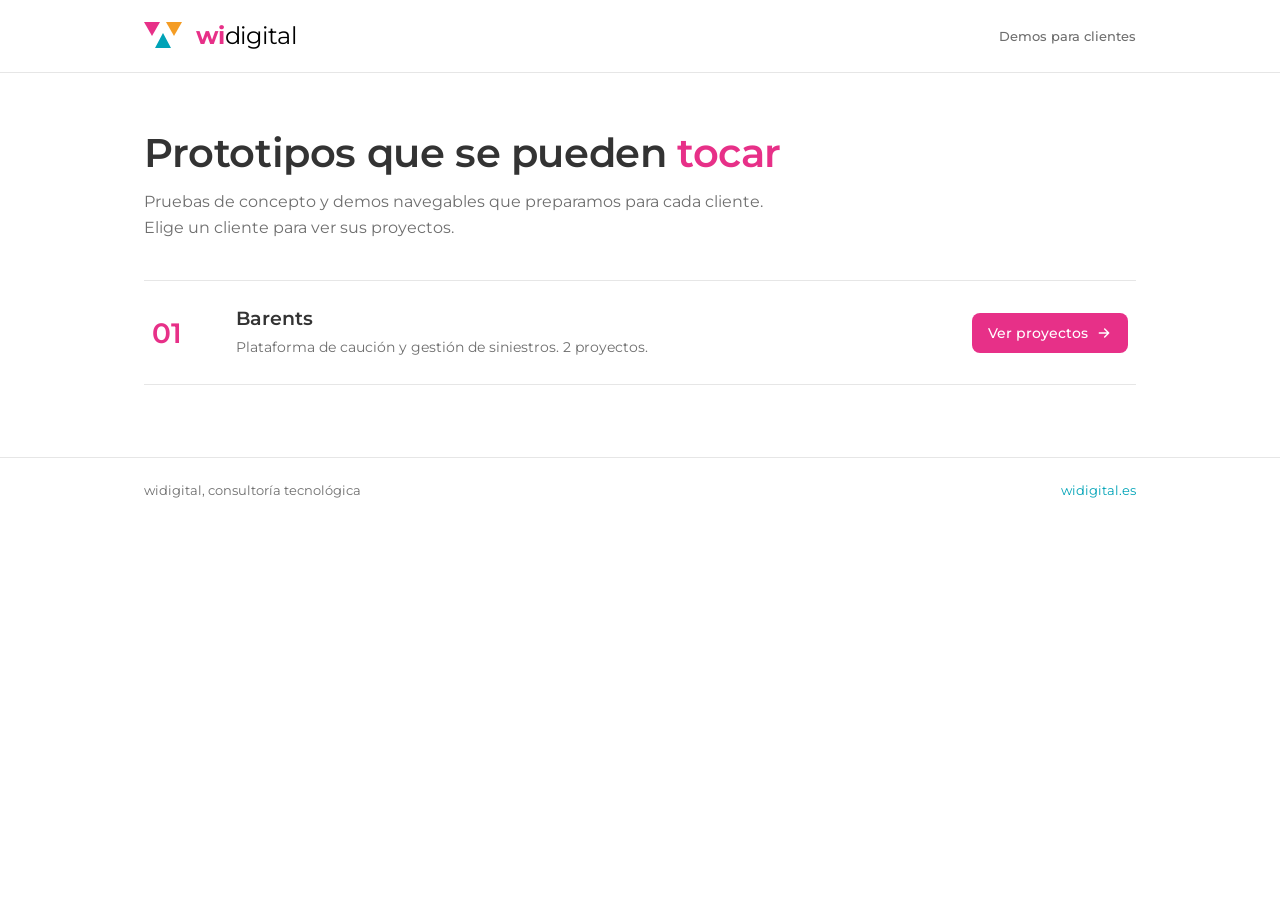
<file: index.html>
<!DOCTYPE html>
<html lang="es">
<head>
<meta charset="UTF-8">
<meta name="viewport" content="width=device-width, initial-scale=1">
<meta name="robots" content="noindex, nofollow">
<title>Demos Widigital</title>
<link rel="preconnect" href="https://fonts.googleapis.com">
<link rel="preconnect" href="https://fonts.gstatic.com" crossorigin>
<link href="https://fonts.googleapis.com/css2?family=Montserrat:wght@400;500;600;700&display=swap" rel="stylesheet">
<link rel="stylesheet" href="/assets/wi.css">
</head>
<body>
<header class="top"><div class="wrap">
  <a class="logo" href="/" aria-label="widigital"><svg viewBox="0 0 40 28" aria-hidden="true"><path fill="#E73088" d="M0 0h16L8 14z"/><path fill="#F49C24" d="M22 0h16l-8 14z"/><path fill="#00A3B7" d="M11 26h16L19 11z"/></svg><span><b>wi</b>digital</span></a>
  <small>Demos para clientes</small>
</div></header>

<main class="wrap">
  <section class="intro">
    <h1>Prototipos que se pueden <em>tocar</em></h1>
    <p class="lead">Pruebas de concepto y demos navegables que preparamos para cada cliente. Elige un cliente para ver sus proyectos.</p>
  </section>
  <ul class="list" id="list"></ul>
</main>

<footer class="foot"><div class="wrap"><span>widigital, consultoría tecnológica</span><a href="https://widigital.es">widigital.es</a></div></footer>

<script>
  // Un elemento por carpeta de primer nivel. Para añadir un cliente, añade una entrada aquí.
  const clientes = [
    { nombre: "Barents", ruta: "/barents/", descripcion: "Plataforma de caución y gestión de siniestros.", proyectos: 2 }
  ];
  const esc = s => String(s ?? "").replace(/[&<>"']/g, c => ({ "&":"&amp;", "<":"&lt;", ">":"&gt;", '"':"&quot;", "'":"&#39;" }[c]));
  document.getElementById("list").innerHTML = clientes.map((c, i) => `
    <li><a href="${esc(c.ruta)}">
      <span class="num">${String(i + 1).padStart(2, "0")}</span>
      <div><h2>${esc(c.nombre)}</h2><p>${esc(c.descripcion)} ${c.proyectos} ${c.proyectos === 1 ? "proyecto" : "proyectos"}.</p></div>
      <span class="cta">Ver proyectos<svg viewBox="0 0 24 24"><path d="M5 12h14M13 6l6 6-6 6"/></svg></span>
    </a></li>`).join("");
</script>
</body>
</html>
</file>
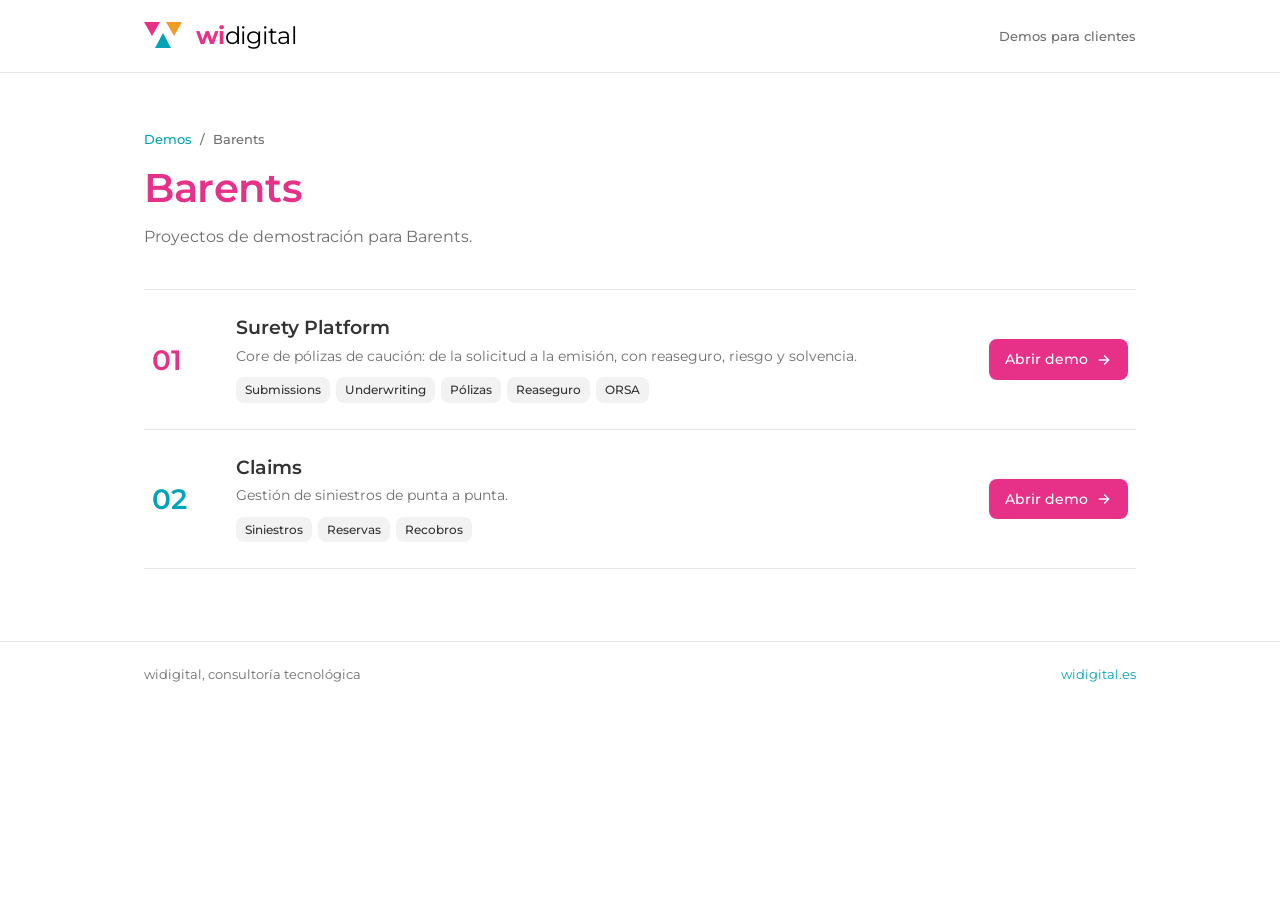
<file: barents/index.html>
<!DOCTYPE html>
<html lang="es">
<head>
<meta charset="UTF-8">
<meta name="viewport" content="width=device-width, initial-scale=1">
<meta name="robots" content="noindex, nofollow">
<title>Demos Barents</title>
<link rel="preconnect" href="https://fonts.googleapis.com">
<link rel="preconnect" href="https://fonts.gstatic.com" crossorigin>
<link href="https://fonts.googleapis.com/css2?family=Montserrat:wght@400;500;600;700&display=swap" rel="stylesheet">
<link rel="stylesheet" href="/assets/wi.css">
</head>
<body>
<header class="top"><div class="wrap">
  <a class="logo" href="/" aria-label="widigital"><svg viewBox="0 0 40 28" aria-hidden="true"><path fill="#E73088" d="M0 0h16L8 14z"/><path fill="#F49C24" d="M22 0h16l-8 14z"/><path fill="#00A3B7" d="M11 26h16L19 11z"/></svg><span><b>wi</b>digital</span></a>
  <small>Demos para clientes</small>
</div></header>

<main class="wrap">
  <section class="intro">
    <nav class="crumbs" aria-label="Ruta"><a href="/">Demos</a><span>/</span><span>Barents</span></nav>
    <h1><em>Barents</em></h1>
    <p class="lead">Proyectos de demostración para Barents.</p>
  </section>
  <ul class="list" id="list"></ul>
</main>

<footer class="foot"><div class="wrap"><span>widigital, consultoría tecnológica</span><a href="https://widigital.es">widigital.es</a></div></footer>

<script>
  // Un elemento por subcarpeta. Para añadir un proyecto, añade una entrada aquí.
  const proyectos = [
    { titulo: "Surety Platform", ruta: "/barents/core/", descripcion: "Core de pólizas de caución: de la solicitud a la emisión, con reaseguro, riesgo y solvencia.", tags: ["Submissions", "Underwriting", "Pólizas", "Reaseguro", "ORSA"] },
    { titulo: "Claims", ruta: "/barents/claims/", descripcion: "Gestión de siniestros de punta a punta.", tags: ["Siniestros", "Reservas", "Recobros"] }
  ];
  const esc = s => String(s ?? "").replace(/[&<>"']/g, c => ({ "&":"&amp;", "<":"&lt;", ">":"&gt;", '"':"&quot;", "'":"&#39;" }[c]));
  document.getElementById("list").innerHTML = proyectos.map((p, i) => `
    <li><a href="${esc(p.ruta)}">
      <span class="num">${String(i + 1).padStart(2, "0")}</span>
      <div><h2>${esc(p.titulo)}</h2><p>${esc(p.descripcion)}</p>${p.tags ? `<div class="tags">${p.tags.map(t => `<span>${esc(t)}</span>`).join("")}</div>` : ""}</div>
      <span class="cta">Abrir demo<svg viewBox="0 0 24 24"><path d="M5 12h14M13 6l6 6-6 6"/></svg></span>
    </a></li>`).join("");
</script>
</body>
</html>
</file>
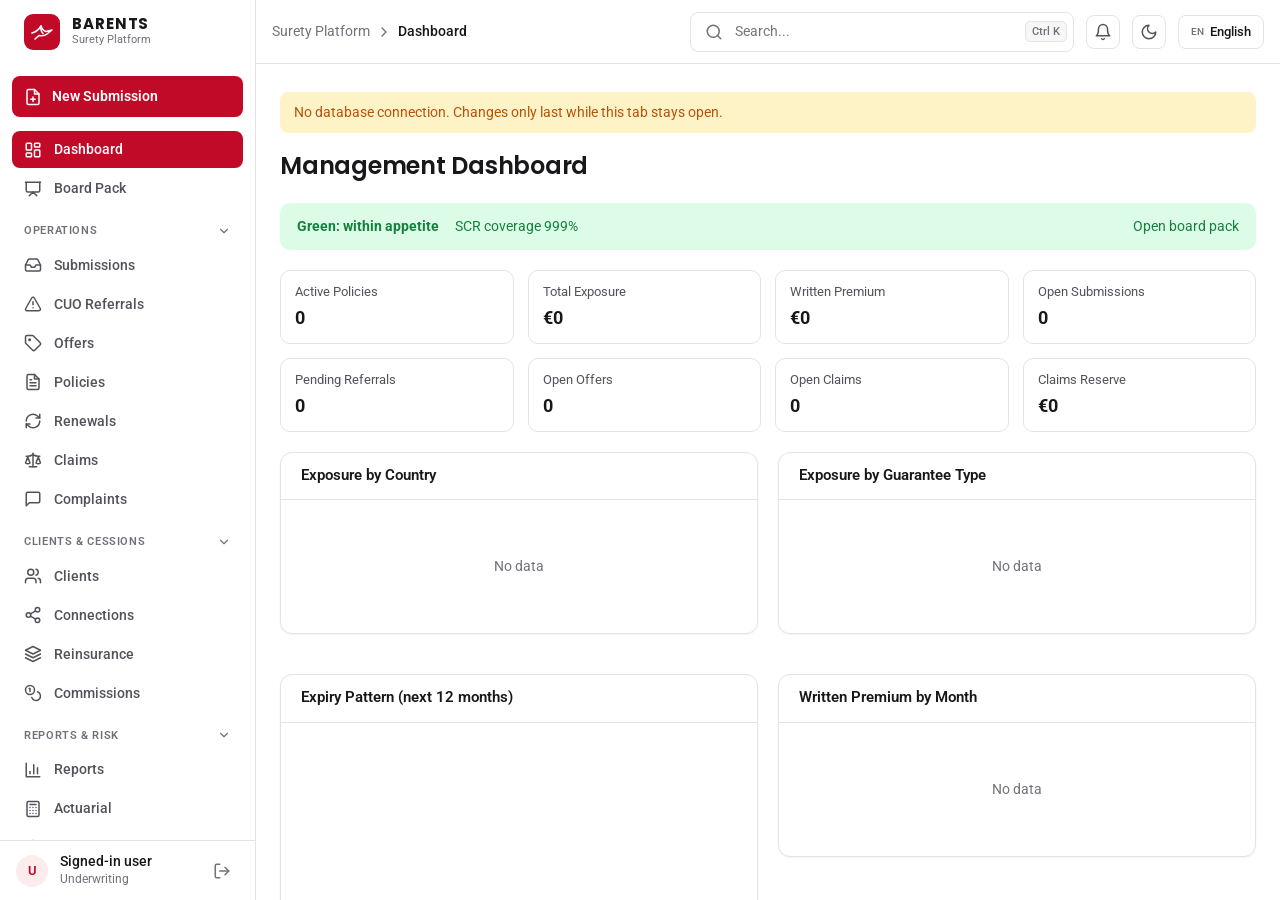
<file: barents/core/index.html>
<!doctype html>
<html lang="en">
<head>
<meta charset="utf-8">
<meta name="viewport" content="width=device-width, initial-scale=1, viewport-fit=cover">
<title>Barents Surety Platform</title>
<link rel="preconnect" href="https://fonts.googleapis.com">
<link rel="preconnect" href="https://fonts.gstatic.com" crossorigin>
<link href="https://fonts.googleapis.com/css2?family=Poppins:wght@500;600;700&family=Roboto:wght@400;500;700&display=swap" rel="stylesheet">
<style>
:root{
  --bg:#FFFFFF; --surface:#FFFFFF; --muted-bg:#F7F7F8; --hover:#F4F4F5; --ink:#18181B; --muted:#71717A; --soft-ink:#52525B;
  --border:#E4E4E7; --border-strong:#D4D4D8;
  --primary:#C10A27; --primary-hover:#9D0820; --primary-ink:#FFFFFF; --primary-soft:#FDECEE; --primary-line:#F5C2C9;
  --ok:#15803D; --ok-soft:#DCFCE7; --warn:#B45309; --warn-soft:#FEF3C7; --bad:#B91C1C; --bad-soft:#FEE2E2;
  --info:#1D4ED8; --info-soft:#DBEAFE; --purple:#7E22CE; --purple-soft:#F3E8FF; --cyan:#0E7490; --cyan-soft:#CFFAFE; --neutral:#52525B; --neutral-soft:#F1F1F3;
  --shadow:0 1px 2px rgba(0,0,0,.05); --pop:0 20px 50px rgba(0,0,0,.18);
  --head:"Poppins","Roboto","Helvetica Neue",Arial,sans-serif; --body:"Roboto","Helvetica Neue",Arial,sans-serif;
}
@media (prefers-color-scheme: dark){
  :root:not([data-theme="light"]){
    --bg:#0E1013; --surface:#15181D; --muted-bg:#1B1F25; --hover:#20252C; --ink:#F4F4F5; --muted:#A1A1AA; --soft-ink:#C4C4CC;
    --border:#272B33; --border-strong:#353A44; --primary:#E5304D; --primary-hover:#F04A64; --primary-ink:#FFFFFF; --primary-soft:#3A161D; --primary-line:#6B2532;
    --ok:#4ADE80; --ok-soft:#14301F; --warn:#FBBF24; --warn-soft:#352A12; --bad:#F87171; --bad-soft:#3B1717; --info:#93C5FD; --info-soft:#172A45; --purple:#D8B4FE; --purple-soft:#2E1A40; --cyan:#67E8F9; --cyan-soft:#123138; --neutral:#C4C4CC; --neutral-soft:#262A31;
    --shadow:0 1px 2px rgba(0,0,0,.4); --pop:0 20px 50px rgba(0,0,0,.6);
  }
}
:root[data-theme="dark"]{
  --bg:#0E1013; --surface:#15181D; --muted-bg:#1B1F25; --hover:#20252C; --ink:#F4F4F5; --muted:#A1A1AA; --soft-ink:#C4C4CC;
  --border:#272B33; --border-strong:#353A44; --primary:#E5304D; --primary-hover:#F04A64; --primary-ink:#FFFFFF; --primary-soft:#3A161D; --primary-line:#6B2532;
  --ok:#4ADE80; --ok-soft:#14301F; --warn:#FBBF24; --warn-soft:#352A12; --bad:#F87171; --bad-soft:#3B1717; --info:#93C5FD; --info-soft:#172A45; --purple:#D8B4FE; --purple-soft:#2E1A40; --cyan:#67E8F9; --cyan-soft:#123138; --neutral:#C4C4CC; --neutral-soft:#262A31;
  --shadow:0 1px 2px rgba(0,0,0,.4); --pop:0 20px 50px rgba(0,0,0,.6);
}
:root{box-sizing:border-box;padding-top:env(safe-area-inset-top,0px);padding-bottom:env(safe-area-inset-bottom,0px)}
html{scroll-padding-top:env(safe-area-inset-top,0px);height:100%}
*,*::before,*::after{box-sizing:inherit}
body{margin:0;height:100%;background:var(--bg);color:var(--ink);font:400 14px/1.5 var(--body);-webkit-font-smoothing:antialiased}
button,input,select,textarea{font:inherit;color:inherit}
a{color:inherit}
:focus-visible{outline:2px solid var(--primary);outline-offset:2px}
svg.i{width:18px;height:18px;flex:none;fill:none;stroke:currentColor;stroke-width:2;stroke-linecap:round;stroke-linejoin:round}
svg.i.sm{width:16px;height:16px}

/* Shell */
.app{display:grid;grid-template-columns:256px minmax(0,1fr);height:100%}
.side{display:flex;flex-direction:column;border-right:1px solid var(--border);background:var(--surface);min-height:0}
.logo{display:flex;align-items:center;gap:12px;padding:14px 24px;height:64px}
.logo-mark{width:36px;height:36px;border-radius:9px;background:var(--primary);display:grid;place-items:center;color:#fff}
.logo-mark svg{width:24px;height:24px;fill:none;stroke:#fff;stroke-width:1.6;stroke-linecap:round;stroke-linejoin:round}
.logo b{display:block;font:700 15px/1.1 var(--head);letter-spacing:.06em}
.logo small{display:block;font-size:11px;color:var(--muted)}
.new-sub{margin:12px 12px 8px;display:flex;align-items:center;gap:10px;background:var(--primary);color:var(--primary-ink);border:0;border-radius:8px;padding:10px 12px;font-weight:600;cursor:pointer;text-decoration:none}
.new-sub:hover{background:var(--primary-hover)}
.nav{flex:1;overflow-y:auto;padding:4px 12px 12px}
.nav a{display:flex;align-items:center;gap:12px;padding:8px 12px;border-radius:8px;color:var(--soft-ink);text-decoration:none;font-weight:500;margin:2px 0}
.nav a:hover{background:var(--hover);color:var(--ink)}
.nav a.on{background:var(--primary);color:var(--primary-ink)}
.grp{width:100%;display:flex;align-items:center;justify-content:space-between;background:none;border:0;padding:14px 12px 6px;color:var(--muted);font-size:10.5px;font-weight:600;letter-spacing:.06em;text-transform:uppercase;cursor:pointer}
.grp svg{width:14px;height:14px;transition:transform .15s}
.grp[aria-expanded="false"] svg{transform:rotate(-90deg)}
.grp-items[hidden]{display:none}
.me{display:flex;align-items:center;gap:12px;border-top:1px solid var(--border);padding:12px 16px}
.avatar{width:32px;height:32px;border-radius:50%;background:var(--primary-soft);color:var(--primary);display:grid;place-items:center;font-weight:600;font-size:13px;flex:none}
.me b{display:block;font-weight:500;font-size:14px;line-height:1.2}
.me small{display:block;color:var(--muted);font-size:12px}
.me .grow{flex:1;min-width:0}
.col{display:flex;flex-direction:column;min-width:0;min-height:0}
.top{height:64px;display:flex;align-items:center;gap:12px;border-bottom:1px solid var(--border);padding:0 16px;background:var(--surface);flex:none}
.crumbs{display:flex;align-items:center;gap:6px;color:var(--muted);flex:1;min-width:0;white-space:nowrap;overflow:hidden}
.crumbs b{color:var(--ink);font-weight:500}
.search{display:flex;align-items:center;gap:10px;width:min(384px,36vw);height:40px;border:1px solid var(--border);border-radius:8px;padding:0 6px 0 14px;color:var(--muted);background:var(--surface)}
.search input{border:0;outline:0;background:none;flex:1;min-width:0;color:var(--ink)}
kbd{font:500 11px/1 var(--body);background:var(--muted-bg);border:1px solid var(--border);border-radius:5px;padding:4px 6px;color:var(--muted)}
.icon-btn{width:34px;height:34px;display:grid;place-items:center;border:1px solid var(--border);border-radius:8px;background:var(--surface);color:var(--soft-ink);cursor:pointer}
.icon-btn:hover{background:var(--hover);color:var(--ink)}
.lang{display:flex;align-items:center;gap:6px;height:34px;padding:0 12px;border:1px solid var(--border);border-radius:8px;font-weight:500;font-size:13px}
.lang small{font-size:10px;color:var(--muted)}
.main{flex:1;overflow:auto;padding:28px 24px 48px}
.page{max-width:1400px;margin:0 auto}
.banner{margin:0 0 18px;padding:10px 14px;border-radius:8px;background:var(--warn-soft);color:var(--warn)}

/* Headings, buttons, inputs */
.ph{display:flex;flex-wrap:wrap;align-items:center;justify-content:space-between;gap:12px;margin-bottom:22px}
h1{font:600 24px/1.25 var(--head);margin:0;letter-spacing:-.01em;display:flex;align-items:center;gap:10px;flex-wrap:wrap}
.ph p{margin:2px 0 0;color:var(--muted);font-size:13px}
.btns{display:flex;flex-wrap:wrap;gap:8px;align-items:center}
.btn{display:inline-flex;align-items:center;gap:8px;border:1px solid var(--border);background:var(--surface);padding:8px 14px;border-radius:8px;cursor:pointer;font-weight:500;text-decoration:none;white-space:nowrap;line-height:1.4}
.btn:hover{background:var(--hover)}
.btn.primary{background:var(--primary);border-color:var(--primary);color:var(--primary-ink);font-weight:600}
.btn.primary:hover{background:var(--primary-hover);border-color:var(--primary-hover)}
.btn.primary[disabled]{opacity:.5;cursor:not-allowed}
.btn.primary[disabled]:hover{background:var(--primary)}
.btn.ghost{border-color:transparent;background:none;color:var(--soft-ink)}
.btn.ghost:hover{background:var(--hover);color:var(--ink)}
.btn.sm{padding:6px 12px;font-size:13px}
.btn.icon{padding:7px;border-color:transparent;background:none;color:var(--muted)}
.btn.icon:hover{color:var(--ink);background:var(--hover)}
.select,.field input,.field select,.field textarea{height:40px;border:1px solid var(--border);border-radius:8px;background:var(--surface);padding:0 12px;width:100%;min-width:0}
.field textarea{height:auto;padding:8px 12px;min-height:72px}
.select{width:auto;min-width:216px;padding-right:32px}
.field{display:flex;flex-direction:column;gap:6px;min-width:0}
.field label{font-size:12.5px;font-weight:500;color:var(--soft-ink)}
.err{color:var(--bad);font-size:12px}
.hint{color:var(--muted);font-size:13px;margin:0}
.filters{display:flex;flex-wrap:wrap;gap:12px;margin-bottom:16px}

/* Tables and cards */
.tbl{border:1px solid var(--border);border-radius:12px;overflow-x:auto;background:var(--surface)}
table{border-collapse:collapse;width:100%}
th{text-align:left;font-weight:500;color:var(--soft-ink);background:var(--muted-bg);padding:12px 16px;white-space:nowrap}
td{padding:14px 16px;border-top:1px solid var(--border);vertical-align:middle}
td.r,th.r{text-align:right}
tr.click{cursor:pointer}
tr.click:hover td{background:var(--hover)}
.pno{color:var(--primary);font-weight:500;text-decoration:none;white-space:nowrap;font-variant-numeric:tabular-nums}
.pno.draft{color:var(--muted);font-style:italic;font-weight:400}
.strong{font-weight:600}
.nowrap{white-space:nowrap}
.num{font-variant-numeric:tabular-nums}
.sub{display:block;color:var(--muted);font-size:12px}
.badge{display:inline-block;padding:2px 7px;border-radius:5px;font-size:11.5px;font-weight:500;line-height:1.5;white-space:nowrap}
.b-draft,.b-pending,.b-issued{background:var(--neutral-soft);color:var(--neutral)}
.b-active,.b-paid{background:var(--ok-soft);color:var(--ok)}
.b-expired,.b-partial{background:var(--warn-soft);color:var(--warn)}
.b-cancelled,.b-overdue{background:var(--bad-soft);color:var(--bad)}
.b-released,.b-refund{background:var(--info-soft);color:var(--info)}
.card{border:1px solid var(--border);border-radius:12px;background:var(--surface);box-shadow:var(--shadow);margin-bottom:20px}
.card-h{display:flex;flex-wrap:wrap;align-items:center;justify-content:space-between;gap:10px;padding:14px 20px;border-bottom:1px solid var(--border)}
.card-h h2{display:flex;align-items:center;gap:10px;font:600 14.5px/1.3 var(--body);margin:0}
.card-b{padding:20px}
.none{padding:36px 0;text-align:center;color:var(--muted)}
.inline-form{border:1px solid var(--border);border-radius:10px;background:var(--muted-bg);padding:16px;margin-bottom:16px}
.grid{display:grid;grid-template-columns:repeat(auto-fit,minmax(200px,1fr));gap:14px;margin-bottom:14px}
.grid3{display:grid;grid-template-columns:repeat(3,minmax(0,1fr));gap:14px 16px}
.delta{display:flex;flex-wrap:wrap;gap:6px 28px;margin:0 0 14px;padding:10px 14px;border:1px solid var(--primary-line);background:var(--primary-soft);border-radius:8px}
.delta span{color:var(--soft-ink)}
.delta b{color:var(--ink);font-variant-numeric:tabular-nums}
.totals{display:flex;flex-wrap:wrap;gap:6px 24px;margin-top:12px;color:var(--muted)}
.totals b{color:var(--ink);font-weight:600;font-variant-numeric:tabular-nums}

/* Policy document */
.doc-title{text-align:center;padding:22px 20px 16px;border-bottom:1px solid var(--border)}
.doc-title h2{font:600 17px/1.3 var(--body);margin:0;text-transform:uppercase;letter-spacing:.01em}
.doc-title p{margin:4px 0 0;color:var(--muted);font-size:12px}
.doc-title .badge{margin-bottom:6px}
.drow{display:grid;grid-template-columns:240px minmax(0,1fr);border-bottom:1px solid var(--border)}
.drow:last-child{border-bottom:0}
.drow>div:first-child{padding:14px 20px;font-size:11.5px;font-weight:500;color:var(--soft-ink);text-transform:uppercase;letter-spacing:.03em;background:var(--muted-bg)}
.drow>div:last-child{padding:14px 20px}
.drow .v{font-weight:500}
.drow .m{color:var(--muted);font-size:12px}
.drow .big{font:600 20px/1.3 var(--body);font-variant-numeric:tabular-nums}
.money{display:grid;grid-template-columns:max-content max-content;gap:4px 28px;font-variant-numeric:tabular-nums}
.money .t{font-weight:700;padding-top:6px;border-top:1px solid var(--border)}

/* New policy form */
.sec{padding:20px 0;border-bottom:1px solid var(--border)}
.sec:first-child{padding-top:0}
.sec-h{display:flex;align-items:center;gap:10px;font-weight:600;margin-bottom:16px}
.tile{width:30px;height:30px;border-radius:7px;background:var(--primary-soft);color:var(--primary);display:grid;place-items:center}
.computed{border:1px solid var(--primary-line);background:var(--primary-soft);border-radius:10px;padding:14px 16px;margin-top:16px}
.computed .ttl{display:flex;align-items:center;gap:8px;color:var(--primary);font-weight:500;font-size:13px;margin-bottom:10px}
.computed .cols{display:grid;grid-template-columns:repeat(4,minmax(0,1fr));gap:12px}
.computed .cols span{display:block;color:var(--soft-ink);font-size:12.5px}
.computed .cols b{display:block;font-size:15px;margin-top:4px;font-variant-numeric:tabular-nums}
.computed .cols .tot b{color:var(--primary)}
.form-foot{display:flex;flex-wrap:wrap;justify-content:space-between;align-items:center;gap:10px;padding-top:20px}

/* Dialog, toast */
dialog{border:0;border-radius:12px;padding:0;width:min(520px,calc(100vw - 32px));background:var(--surface);color:var(--ink);box-shadow:var(--pop)}
dialog::backdrop{background:rgba(9,9,11,.5)}
dialog.wide{width:min(720px,calc(100vw - 32px))}
.dlg{padding:22px 24px}
.dlg h2{font:600 18px/1.3 var(--head);margin:0 0 4px}
.dlg .grid{margin-top:16px}
.dlg-foot{display:flex;justify-content:flex-end;gap:8px;margin-top:20px}
.paper{border:1px solid var(--border);border-radius:8px;background:#fff;color:#18181B;padding:28px;max-height:60vh;overflow:auto}
.soon{max-width:520px;margin:60px auto;text-align:center;color:var(--muted)}
.soon h1{justify-content:center;color:var(--ink);margin-bottom:8px}
#toast{position:fixed;right:20px;bottom:calc(20px + env(safe-area-inset-bottom,0px));background:var(--ink);color:var(--bg);padding:10px 16px;border-radius:8px;font-weight:500;opacity:0;transform:translateY(6px);pointer-events:none;transition:opacity .2s,transform .2s;z-index:20;max-width:calc(100vw - 40px)}
#toast.show{opacity:1;transform:none}


/* Charts and docs */
.bars{display:flex;flex-direction:column;gap:10px}
.bar-row{display:grid;grid-template-columns:140px minmax(0,1fr) 80px;gap:10px;align-items:center;font-size:13px}
.bar-l{color:var(--soft-ink);white-space:nowrap;overflow:hidden;text-overflow:ellipsis}
.bar-t{height:12px;background:var(--muted-bg);border-radius:6px;overflow:hidden}
.bar-f{display:block;height:100%;background:var(--primary);border-radius:6px}
.bar-v{text-align:right}
.cols-chart{display:grid;grid-auto-flow:column;grid-auto-columns:minmax(0,1fr);gap:6px;height:180px;align-items:end}
.col-c{display:flex;flex-direction:column;align-items:center;justify-content:flex-end;height:100%;gap:4px;min-width:0}
.col-f{width:100%;max-width:34px;background:var(--primary);border-radius:4px 4px 0 0;opacity:.85}
.col-v{font-size:10px;color:var(--muted);white-space:nowrap}
.col-l{font-size:11px;color:var(--muted)}
a.kpi:hover{border-color:var(--border-strong);background:var(--hover)}
.flist{margin:0;padding-left:18px;display:flex;flex-direction:column;gap:5px}
.flist li{line-height:1.5}
/* Status banner, connections */
.status-banner{display:flex;flex-wrap:wrap;align-items:center;gap:8px 16px;padding:12px 16px;border-radius:10px;margin-bottom:20px;text-decoration:none;border:1px solid}
.st-red{background:var(--bad-soft);color:var(--bad);border-color:transparent}.st-yellow{background:var(--warn-soft);color:var(--warn);border-color:transparent}.st-green{background:var(--ok-soft);color:var(--ok);border-color:transparent}
.conn-item{display:flex;align-items:center;gap:10px;padding:8px;border-radius:8px;text-decoration:none;color:inherit}
.conn-item:hover{background:var(--hover)}.conn-item.on{background:var(--primary-soft)}
.conn-item b{display:block;font-weight:500;font-size:13px;white-space:nowrap;overflow:hidden;text-overflow:ellipsis}.conn-item small{display:block;color:var(--muted);font-size:11.5px}
@media (max-width:1200px){.conn-grid{grid-template-columns:minmax(0,1fr)!important}}
/* Submissions */
.b-submitted{background:var(--info-soft);color:var(--info)}
.b-under_analysis,.b-returned{background:var(--warn-soft);color:var(--warn)}
.b-underwriting{background:var(--purple-soft);color:var(--purple)}
.b-referred{background:#FFEDD5;color:#C2410C}
.b-offer_created,.b-issued_offer{background:var(--cyan-soft);color:var(--cyan)}
.b-accepted,.b-policy_issued{background:var(--ok-soft);color:var(--ok)}
.b-rejected,.b-declined{background:var(--bad-soft);color:var(--bad)}
.b-closed{background:var(--neutral-soft);color:var(--neutral)}
.tabs{display:flex;gap:4px;border-bottom:1px solid var(--border);margin:0 0 20px;overflow-x:auto}
.tabs button{background:none;border:0;border-bottom:2px solid transparent;padding:10px 16px;color:var(--soft-ink);font-weight:500;cursor:pointer;white-space:nowrap;margin-bottom:-1px}
.tabs button.on{color:var(--primary);border-bottom-color:var(--primary)}
.tabs button:hover{color:var(--ink)}
.steps{display:flex;flex-wrap:wrap;gap:6px;margin:-8px 0 20px;align-items:center}
.step{display:flex;align-items:center;gap:6px;font-size:12px;color:var(--muted)}
.step i{width:20px;height:20px;border-radius:50%;display:grid;place-items:center;font-style:normal;font-size:11px;font-weight:600;background:var(--neutral-soft);color:var(--muted)}
.step.done i{background:var(--ok-soft);color:var(--ok)}
.step.cur{color:var(--ink);font-weight:500}.step.cur i{background:var(--primary);color:#fff}
.step.alt.cur i{background:var(--warn);color:#fff}
.step-sep{width:18px;height:1px;background:var(--border-strong)}
.two{display:grid;grid-template-columns:minmax(0,1fr) minmax(0,1fr);gap:20px;align-items:start}
.dl{display:grid;grid-template-columns:190px minmax(0,1fr);gap:10px 16px;margin:0}
.dl dt{color:var(--soft-ink)}.dl dd{margin:0}
.lbl-row{display:flex;justify-content:space-between;align-items:baseline;gap:8px}
.lbl-row .btn.link{font-size:12.5px;color:var(--primary);text-decoration:none;font-weight:500;border:0;background:none;padding:0;cursor:pointer}
.kpis{display:grid;grid-template-columns:repeat(3,minmax(0,1fr));gap:14px}
.kpi{border:1px solid var(--border);border-radius:10px;padding:12px 14px}
.kpi span{display:block;color:var(--soft-ink);font-size:12.5px}
.kpi b{display:block;font-size:18px;margin-top:2px;font-variant-numeric:tabular-nums}
.verdict{border-radius:10px;padding:12px 14px;border:1px solid}
.verdict.ok{background:var(--ok-soft);border-color:transparent;color:var(--ok)}
.verdict.ref{background:#FFF7ED;border-color:#FED7AA;color:#C2410C}
.verdict ul{margin:6px 0 0;padding-left:18px}
.score{display:flex;align-items:center;gap:16px;flex-wrap:wrap}
.score .big{font:600 30px/1 var(--head);font-variant-numeric:tabular-nums}
.check{display:flex;align-items:center;gap:8px;font-size:13.5px}
.check input{width:16px;height:16px;accent-color:var(--primary)}
.offer{display:flex;flex-wrap:wrap;align-items:center;gap:8px 24px;border:1px solid var(--border);border-radius:10px;padding:14px 16px;margin-bottom:10px}
.offer span{color:var(--soft-ink)}.offer b{color:var(--ink)}
.offer .grow{flex:1}
.offer-terms{flex-basis:100%;color:var(--muted);font-size:13px}
.doclist{list-style:none;margin:0;padding:0}
.doclist li{display:flex;align-items:center;gap:10px;padding:10px 0;border-bottom:1px solid var(--border)}
.doclist li:last-child{border-bottom:0}
.doclist a{color:var(--primary);text-decoration:none;font-weight:500}
.linkline{display:inline-flex;align-items:center;gap:6px;color:var(--primary);text-decoration:none;font-weight:500}
.kindtabs{display:flex;gap:8px;margin-bottom:14px;flex-wrap:wrap}

@media (max-width:1000px){.two{grid-template-columns:minmax(0,1fr)}.kpis{grid-template-columns:1fr 1fr}.computed .cols{grid-template-columns:repeat(2,minmax(0,1fr))}.grid3{grid-template-columns:repeat(2,minmax(0,1fr))}.drow{grid-template-columns:170px minmax(0,1fr)}}
@media (max-width:820px){
  .dl{grid-template-columns:minmax(0,1fr)}.dl dt{font-size:12px;margin-top:6px}.kpis{grid-template-columns:1fr}
  .app{grid-template-columns:minmax(0,1fr);height:auto}
  .side{position:fixed;inset:0 auto 0 0;width:270px;z-index:15;transform:translateX(-105%);transition:transform .2s;box-shadow:var(--pop);padding-top:env(safe-area-inset-top,0px)}
  .side.open{transform:none}
  .menu-btn{display:grid!important}
  .search{width:auto;flex:1}.search kbd,.lang,.crumbs{display:none}
  .col{min-height:100vh}.top{position:sticky;top:env(safe-area-inset-top,0px);z-index:10}
  .main{padding:20px 14px 40px;overflow:visible}
  .grid3{grid-template-columns:minmax(0,1fr)}
  .drow{grid-template-columns:minmax(0,1fr)}.drow>div:first-child{padding:10px 16px 4px;background:none}.drow>div:last-child{padding:0 16px 12px}
  .select{min-width:0;flex:1}
}
@media (prefers-reduced-motion:reduce){*{transition:none!important}}
</style>
</head>
<body>
<div class="app">
  <aside class="side" id="side">
    <div class="logo"><div class="logo-mark"><svg viewBox="0 0 24 24"><path d="M2 13c4-1 7-3.5 9-7 1 3 3 5 5 5.5l6-1.5-5 4c-2 1.6-5 2-8 1.5L5 19"/><path d="M11 6c-.5 3 0 5.5 2 7.5"/></svg></div><div><b>BARENTS</b><small>Surety Platform</small></div></div>
    <a class="new-sub" href="#/submissions/new"><svg class="i" viewBox="0 0 24 24"><path d="M14 2H6a2 2 0 0 0-2 2v16a2 2 0 0 0 2 2h12a2 2 0 0 0 2-2V8z"/><path d="M14 2v6h6"/><path d="M12 18v-6"/><path d="M9 15h6"/></svg>New Submission</a>
    <nav class="nav" id="nav" aria-label="Modules"></nav>
    <div class="me"><div class="avatar" id="me-ini">U</div><div class="grow"><b id="me-name">Signed-in user</b><small id="me-role">Underwriting</small></div><button class="btn icon" title="Sign out" aria-label="Sign out" data-action="noop"><svg class="i" viewBox="0 0 24 24"><path d="M9 21H5a2 2 0 0 1-2-2V5a2 2 0 0 1 2-2h4"/><path d="m16 17 5-5-5-5"/><path d="M21 12H9"/></svg></button></div>
  </aside>
  <div class="col">
    <header class="top">
      <button class="icon-btn menu-btn" style="display:none" aria-label="Open menu" data-action="menu"><svg class="i" viewBox="0 0 24 24"><path d="M4 6h16M4 12h16M4 18h16"/></svg></button>
      <div class="crumbs" id="crumbs"></div>
      <label class="search"><svg class="i" viewBox="0 0 24 24"><circle cx="11" cy="11" r="8"/><path d="m21 21-4.3-4.3"/></svg><input id="gsearch" type="search" placeholder="Search..." aria-label="Search policies"><kbd>Ctrl K</kbd></label>
      <button class="icon-btn" aria-label="Notifications" title="Notifications" data-action="noop"><svg class="i" viewBox="0 0 24 24"><path d="M6 8a6 6 0 0 1 12 0c0 7 3 9 3 9H3s3-2 3-9"/><path d="M10.3 21a1.94 1.94 0 0 0 3.4 0"/></svg></button>
      <button class="icon-btn" aria-label="Toggle dark mode" title="Toggle dark mode" data-action="theme"><svg class="i" viewBox="0 0 24 24"><path d="M12 3a6 6 0 0 0 9 9 9 9 0 1 1-9-9Z"/></svg></button>
      <div class="lang"><small>EN</small>English</div>
    </header>
    <main class="main"><div class="page" id="main"><p class="hint">Loading policies...</p></div></main>
  </div>
</div>
<dialog id="dlg"></dialog>
<div id="toast" role="status" aria-live="polite"></div>

<script>
(function(){
"use strict";

/* ---------- Icons ---------- */
const IC={
  grid:'<rect x="3" y="3" width="7" height="9" rx="1"/><rect x="14" y="3" width="7" height="5" rx="1"/><rect x="14" y="12" width="7" height="9" rx="1"/><rect x="3" y="16" width="7" height="5" rx="1"/>',
  board:'<path d="M2 3h20"/><path d="M21 3v11a2 2 0 0 1-2 2H5a2 2 0 0 1-2-2V3"/><path d="m7 21 5-5 5 5"/>',
  inbox:'<path d="M22 12h-6l-2 3h-4l-2-3H2"/><path d="M5.45 5.11 2 12v6a2 2 0 0 0 2 2h16a2 2 0 0 0 2-2v-6l-3.45-6.89A2 2 0 0 0 16.76 4H7.24a2 2 0 0 0-1.79 1.11z"/>',
  alert:'<path d="m21.73 18-8-14a2 2 0 0 0-3.48 0l-8 14A2 2 0 0 0 4 21h16a2 2 0 0 0 1.73-3"/><path d="M12 9v4"/><path d="M12 17h.01"/>',
  tag:'<path d="M12.59 2.59A2 2 0 0 0 11.17 2H4a2 2 0 0 0-2 2v7.17a2 2 0 0 0 .59 1.42l8.7 8.7a2.43 2.43 0 0 0 3.42 0l6.58-6.58a2.43 2.43 0 0 0 0-3.42z"/><circle cx="7.5" cy="7.5" r="1"/>',
  file:'<path d="M14 2H6a2 2 0 0 0-2 2v16a2 2 0 0 0 2 2h12a2 2 0 0 0 2-2V8z"/><path d="M14 2v6h6"/><path d="M16 13H8"/><path d="M16 17H8"/><path d="M10 9H8"/>',
  refresh:'<path d="M3 12a9 9 0 0 1 15-6.7L21 8"/><path d="M21 3v5h-5"/><path d="M21 12a9 9 0 0 1-15 6.7L3 16"/><path d="M8 16H3v5"/>',
  scale:'<path d="m16 16 3-8 3 8c-.87.65-1.92 1-3 1s-2.13-.35-3-1z"/><path d="m2 16 3-8 3 8c-.87.65-1.92 1-3 1s-2.13-.35-3-1z"/><path d="M7 21h10"/><path d="M12 3v18"/><path d="M3 7h2c2 0 5-1 7-2 2 1 5 2 7 2h2"/>',
  msg:'<path d="M21 15a2 2 0 0 1-2 2H7l-4 4V5a2 2 0 0 1 2-2h14a2 2 0 0 1 2 2z"/>',
  users:'<path d="M16 21v-2a4 4 0 0 0-4-4H6a4 4 0 0 0-4 4v2"/><circle cx="9" cy="7" r="4"/><path d="M22 21v-2a4 4 0 0 0-3-3.87"/><path d="M16 3.13a4 4 0 0 1 0 7.75"/>',
  share:'<circle cx="18" cy="5" r="3"/><circle cx="6" cy="12" r="3"/><circle cx="18" cy="19" r="3"/><path d="m8.59 13.51 6.83 3.98"/><path d="m15.41 6.51-6.82 3.98"/>',
  layers:'<path d="m12 2 10 5-10 5L2 7z"/><path d="m2 17 10 5 10-5"/><path d="m2 12 10 5 10-5"/>',
  coins:'<circle cx="8" cy="8" r="6"/><path d="M18.09 10.37A6 6 0 1 1 10.34 18"/><path d="M7 6h1v4"/>',
  chart:'<path d="M3 3v18h18"/><path d="M18 17V9"/><path d="M13 17V5"/><path d="M8 17v-3"/>',
  calc:'<rect x="4" y="2" width="16" height="20" rx="2"/><path d="M8 6h8"/><path d="M8 10h.01M12 10h.01M16 10h.01M8 14h.01M12 14h.01M16 14h.01M8 18h.01M12 18h.01M16 18h.01"/>',
  shield:'<path d="M20 13c0 5-3.5 7.5-7.66 8.95a1 1 0 0 1-.67-.01C7.5 20.5 4 18 4 13V6a1 1 0 0 1 1-1c2 0 4.5-1.2 6.24-2.72a1.17 1.17 0 0 1 1.52 0C14.51 3.81 17 5 19 5a1 1 0 0 1 1 1z"/>',
  shieldCheck:'<path d="M20 13c0 5-3.5 7.5-7.66 8.95a1 1 0 0 1-.67-.01C7.5 20.5 4 18 4 13V6a1 1 0 0 1 1-1c2 0 4.5-1.2 6.24-2.72a1.17 1.17 0 0 1 1.52 0C14.51 3.81 17 5 19 5a1 1 0 0 1 1 1z"/><path d="m9 12 2 2 4-4"/>',
  sliders:'<path d="M4 21v-7M4 10V3M12 21v-9M12 8V3M20 21v-5M20 12V3M1 14h6M9 8h6M17 16h6"/>',
  list:'<path d="M8 6h13M8 12h13M8 18h13M3 6h.01M3 12h.01M3 18h.01"/>',
  chev:'<path d="m6 9 6 6 6-6"/>', chevR:'<path d="m9 18 6-6-6-6"/>',
  plus:'<path d="M5 12h14M12 5v14"/>',
  ban:'<circle cx="12" cy="12" r="10"/><path d="m4.9 4.9 14.2 14.2"/>',
  download:'<path d="M21 15v4a2 2 0 0 1-2 2H5a2 2 0 0 1-2-2v-4"/><path d="m7 10 5 5 5-5"/><path d="M12 15V3"/>',
  trash:'<path d="M3 6h18"/><path d="M19 6v14c0 1-1 2-2 2H7c-1 0-2-1-2-2V6"/><path d="M8 6V4c0-1 1-2 2-2h4c1 0 2 1 2 2v2"/>',
  pen:'<path d="M12 22h6a2 2 0 0 0 2-2V7l-5-5H6a2 2 0 0 0-2 2v10"/><path d="M14 2v4a2 2 0 0 0 2 2h4"/><path d="M10.4 12.6a2 2 0 1 1 3 3L8 21l-4 1 1-4Z"/>',
  stamp:'<path d="M5 22h14"/><path d="M19.27 13.73A2.5 2.5 0 0 0 17.5 13h-11A2.5 2.5 0 0 0 4 15.5V17a1 1 0 0 0 1 1h14a1 1 0 0 0 1-1v-1.5c0-.66-.26-1.3-.73-1.77Z"/><path d="M14 13V8.5C14 7 15 7 15 5a3 3 0 0 0-6 0c0 2 1 2 1 3.5V13"/>',
  unlock:'<rect x="3" y="11" width="18" height="11" rx="2"/><path d="M7 11V7a5 5 0 0 1 9.9-1"/>',
  clock:'<circle cx="12" cy="12" r="10"/><path d="M12 6v6l4 2"/>',
  book:'<path d="M4 19.5v-15A2.5 2.5 0 0 1 6.5 2H20v20H6.5a2.5 2.5 0 0 1 0-5H20"/>',
  annex:'<path d="M14 2H6a2 2 0 0 0-2 2v16a2 2 0 0 0 2 2h12a2 2 0 0 0 2-2V8z"/><path d="M14 2v6h6"/><path d="M12 18v-6"/><path d="M9 15h6"/>'
};
const ic=(n,cls)=>`<svg class="i${cls?" "+cls:""}" viewBox="0 0 24 24" aria-hidden="true">${IC[n]||""}</svg>`;

/* ---------- Catalogues ---------- */
const GTYPES={bid:"Bid Bond",performance:"Performance",advance:"Advance Payment",warranty:"Warranty",customs:"Customs"};
const STATUS={draft:"Draft",active:"Active",expired:"Expired",cancelled:"Cancelled",released:"Released"};
const COUNTRIES={BG:"Bulgaria",ES:"Spain",GR:"Greece",IT:"Italy"};
const ENDO={sum:"Sum change",term:"Term change",term_sum:"Term & sum change",cancellation:"Cancellation",void:"Void (never in force)",other:"Other conditions"};
const COLL={counter:"Counter-guarantee",note:"Promissory note",surety:"Suretyship contract",mortgage:"Mortgage",cash:"Cash deposit",bank:"Bank guarantee"};
const FREQ={single:["Single payment",0],annual:["Annual",12],semi:["Semi-annual",6],quarter:["Quarterly",3]};
const DEFAULT_TAX={BG:2,ES:6,GR:15,IT:0};
const NAV=[
  {items:[["Dashboard","grid","#/dashboard"],["Board Pack","board","#/board"]]},
  {g:"Operations",items:[["Submissions","inbox","#/submissions"],["CUO Referrals","alert","#/cuo"],["Offers","tag","#/offers"],["Policies","file","#/policies"],["Renewals","refresh","#/renewals"],["Claims","scale","#/claims"],["Complaints","msg","#/complaints"]]},
  {g:"Clients & Cessions",items:[["Clients","users","#/clients"],["Connections","share","#/connections"],["Reinsurance","layers","#/reinsurance"],["Commissions","coins","#/commissions"]]},
  {g:"Reports & Risk",items:[["Reports","chart","#/reports"],["Actuarial","calc","#/actuarial"],["ORSA","shield","#/orsa"],["Risk Governance","shieldCheck","#/risk"]]},
  {g:"Administration",items:[["Underwriting Rules","list","#/rules"],["Settings","sliders","#/settings"],["Audit Log","clock","#/audit"],["Functional Map","book","#/docs"]]}
];

/* ---------- Utilities ---------- */
const $=(s,r=document)=>r.querySelector(s);
const esc=s=>String(s??"").replace(/[&<>"']/g,c=>({"&":"&amp;","<":"&lt;",">":"&gt;",'"':"&quot;","'":"&#39;"}[c]));
const r2=n=>Math.round((+n||0)*100)/100;
const fmt0=new Intl.NumberFormat("en-GB",{maximumFractionDigits:0}), fmt2=new Intl.NumberFormat("en-GB",{minimumFractionDigits:2,maximumFractionDigits:2});
const eur=n=>{n=r2(n);const neg=n<0,a=Math.abs(n);return (neg?"-":"")+"€"+(Number.isInteger(a)?fmt0.format(a):fmt2.format(a))};
const signed=n=>(n>0?"+":"")+eur(n);
const pct=n=>(+n||0).toLocaleString("en-GB",{maximumFractionDigits:3})+"%";
const uid=()=>crypto.randomUUID?crypto.randomUUID():String(Date.now())+Math.random().toString(16).slice(2);
function todayISO(){const d=new Date();return d.getFullYear()+"-"+String(d.getMonth()+1).padStart(2,"0")+"-"+String(d.getDate()).padStart(2,"0")}
function fdate(iso){if(!iso)return "";const [y,m,d]=iso.slice(0,10).split("-");return +d+"."+m+"."+y}
function fstamp(iso){const d=new Date(iso);return fdate(iso.slice(0,10)===iso?iso:d.toISOString().slice(0,10))+" "+d.toLocaleTimeString("en-GB",{hour:"2-digit",minute:"2-digit"})}
function addMonths(iso,n){const [y,m,d]=iso.split("-").map(Number);const t=new Date(Date.UTC(y,m-1+n,1));const last=new Date(Date.UTC(t.getUTCFullYear(),t.getUTCMonth()+1,0)).getUTCDate();t.setUTCDate(Math.min(d,last));return t.toISOString().slice(0,10)}
function addDays(iso,n){const t=new Date(iso+"T00:00:00Z");t.setUTCDate(t.getUTCDate()+n);return t.toISOString().slice(0,10)}
function days(a,b){return Math.round((Date.parse(b+"T00:00:00Z")-Date.parse(a+"T00:00:00Z"))/86400000)}
function monthsBetween(a,b){const [y1,m1,d1]=a.split("-").map(Number),[y2,m2,d2]=b.split("-").map(Number);let m=(y2-y1)*12+(m2-m1);if(d2<d1)m-=1;return Math.max(0,m)}

/* ---------- State ---------- */
const store={mode:"loading",db:null,user:null,downloads:null,me:null,canWrite:true,parties:[],policies:[],submissions:[],complaints:[],rules:[],links:[],treaties:[],placements:[],statements:[],runs:[],assumptions:[],ifrs:[],risks:[],kris:[],appetite:[],assets:null,settings:{taxes:{...DEFAULT_TAX},issue_place:""},names:{},loaded:{parties:false,policies:false,submissions:false,complaints:false,rules:false,links:false,treaties:false,placements:false,statements:false,runs:false,assumptions:false,ifrs:false,risks:false,kris:false,appetite:false}};
const ui={filters:{q:"",status:"",country:""},newForm:null,newErrors:{},endo:null,endoErrors:{},coll:null,collErrors:{},claim:null,claimErrors:{},collapsed:{},subFilter:"",subForm:null,subTab:"details",subTabFor:null,subTabNext:null,an:null,offerForm:null,cuoReason:"",clientsKind:"client",renWin:90,claimFilter:"",auditFilter:"",docFilter:"",docQ:""};
const party=id=>store.parties.find(p=>p.id===id);
const insurer=()=>store.parties.find(p=>p.kind==="insurer");
const byKind=k=>store.parties.filter(p=>p.kind===k).sort((a,b)=>a.name.localeCompare(b.name,"en"));
const taxPct=c=>+(store.settings.taxes?.[c]??0);
function effStatus(p){return p.status==="active"&&p.expiry_date<todayISO()?"expired":p.status}
const badge=s=>`<span class="badge b-${s}">${STATUS[s]||s}</span>`;
const clone=p=>JSON.parse(JSON.stringify(p));
function log(p,text){(p.history||=[]).push({at:new Date().toISOString(),by:store.me||null,text})}

/* ---------- Persistence ---------- */
const queues={};
function toast(msg){const t=$("#toast");t.textContent=msg;t.classList.add("show");clearTimeout(toast._t);toast._t=setTimeout(()=>t.classList.remove("show"),3200)}
function writeErr(e){const c=e&&e.code;
  if(c==="invalid_argument"){store.canWrite=false;toast("You don't have permission to change data on this page.");render()}
  else if(c==="quota_exceeded")toast("The database is full. Delete old records before creating new ones.");
  else if(c==="revoked"){store.canWrite=false;render()}
  else toast("Couldn't save. Try again.")}
function savePolicy(p){
  const body=clone(p),id=body.id;delete body.id;
  if(store.mode!=="db"){const i=store.policies.findIndex(x=>x.id===id);const v={id,...body};if(i>=0)store.policies[i]=v;else store.policies.push(v);render();return Promise.resolve()}
  const run=()=>store.db.doc("policies/"+id).set(body).catch(e=>{if(e&&e.code==="unavailable")return new Promise(r=>setTimeout(r,400+Math.random()*600)).then(()=>store.db.doc("policies/"+id).set(body));throw e});
  const next=(queues[id]||Promise.resolve()).catch(()=>{}).then(run);queues[id]=next;next.catch(writeErr);return next;
}
function saveSettings(s){store.settings={...store.settings,...s};if(store.mode!=="db"){render();return Promise.resolve()}return store.db.doc("settings/general").set(clone(store.settings)).catch(writeErr)}

/* ---------- Deferred render while typing ---------- */
let pending=false;
function typing(){const a=document.activeElement;return a&&a.matches("input,textarea")&&a.closest("#main")}
function scheduleRender(){if(typing()){pending=true;return}render()}
document.addEventListener("focusout",()=>{if(!pending)return;setTimeout(()=>{if(typing())return;pending=false;render()},0)});

/* ---------- Routing ---------- */
function route(){const h=decodeURIComponent(location.hash.replace(/^#\/?/,"")).split("/");
  if(h[0]==="policies"&&h[1]==="new")return{v:"new"};if(h[0]==="policies"&&h[1])return{v:"detail",id:h[1]};
  if(h[0]==="submissions"&&h[1]==="new")return{v:"subnew"};if(h[0]==="submissions"&&h[1]&&h[2]==="edit")return{v:"subedit",id:h[1]};if(h[0]==="submissions"&&h[1])return{v:"sub",id:h[1]};if(h[0]==="submissions")return{v:"subs"};
  const simple={dashboard:1,renewals:1,claims:1,complaints:1,rules:1,settings:1,audit:1,docs:1,board:1,connections:1,reinsurance:1,commissions:1,reports:1,actuarial:1,orsa:1,risk:1};if(simple[h[0]])return{v:h[0]};if(!h[0])return{v:"dashboard"};
  if(h[0]==="offers")return{v:"offers"};if(h[0]==="cuo")return{v:"cuo"};if(h[0]==="clients")return{v:"clients"};
  if(h[0]==="soon")return{v:"soon",name:h[1]||"Module"};return{v:"list"}}
window.addEventListener("hashchange",()=>{ui.endo=null;ui.coll=null;ui.claim=null;ui.subTabFor=null;$("#side").classList.remove("open");render();const mn=$(".main");if(mn&&mn.scrollTo)mn.scrollTo(0,0);window.scrollTo(0,0)});

function renderNav(){
  const r=route(); const cur=r.v==="soon"?r.name:{subs:"Submissions",subnew:"Submissions",subedit:"Submissions",sub:"Submissions",offers:"Offers",cuo:"CUO Referrals",clients:"Clients",dashboard:"Dashboard",renewals:"Renewals",claims:"Claims",complaints:"Complaints",rules:"Underwriting Rules",settings:"Settings",audit:"Audit Log",docs:"Functional Map",board:"Board Pack",connections:"Connections",reinsurance:"Reinsurance",commissions:"Commissions",reports:"Reports",actuarial:"Actuarial",orsa:"ORSA",risk:"Risk Governance"}[r.v]||"Policies";
  $("#nav").innerHTML=NAV.map((g,gi)=>{
    const items=g.items.map(([n,i,href])=>`<a href="${href||"#/soon/"+encodeURIComponent(n)}" class="${cur===n?"on":""}">${ic(i)}${esc(n)}</a>`).join("");
    if(!g.g)return items;
    const open=!ui.collapsed[gi];
    return `<button class="grp" aria-expanded="${open}" data-action="grp" data-arg="${gi}">${esc(g.g)}${ic("chev")}</button><div class="grp-items"${open?"":" hidden"}>${items}</div>`;
  }).join("");
  const crumb=esc(cur);
  $("#crumbs").innerHTML=`<span>Surety Platform</span>${ic("chevR","sm")}<b>${crumb}</b>`;
}

function render(){
  if(typeof _memo!=="undefined")for(const k in _memo)delete _memo[k];
  renderNav();
  const r=route(),m=$("#main");let html="";
  if(store.mode==="local")html+=`<p class="banner">No database connection. Changes only last while this tab stays open.</p>`;
  else if(store.mode==="db"&&!store.canWrite)html+=`<p class="banner">You have read-only access to this page.</p>`;
  if(r.v==="soon"){m.innerHTML=html+`<div class="soon"><h1>${esc(r.name)}</h1><p>This module isn't built yet. Policies is the first one available.</p><a class="btn" href="#/policies">Go to Policies</a></div>`;return}
  if(store.mode==="loading"||(store.mode==="db"&&!Object.values(store.loaded).every(Boolean))){m.innerHTML=html+`<p class="hint">Loading policies...</p>`;return}
  if(r.v==="new")html+=viewNew();else if(r.v==="detail")html+=viewDetail(r.id);
  else if(r.v==="subs")html+=viewSubList();else if(r.v==="subnew")html+=viewSubForm(null);else if(r.v==="subedit")html+=viewSubForm(r.id);else if(r.v==="sub")html+=viewSubDetail(r.id);
  else if(r.v==="dashboard")html+=viewDashboard();else if(r.v==="renewals")html+=viewRenewals();else if(r.v==="claims")html+=viewClaims();else if(r.v==="complaints")html+=viewComplaints();
  else if(r.v==="rules")html+=viewRules();else if(r.v==="settings")html+=viewSettings();else if(r.v==="audit")html+=viewAudit();else if(r.v==="docs")html+=viewDocs();
  else if(r.v==="board")html+=viewBoard();else if(r.v==="connections")html+=viewConnections();else if(r.v==="reinsurance")html+=viewReinsurance();else if(r.v==="commissions")html+=viewCommissions();
  else if(r.v==="reports")html+=viewReports();else if(r.v==="actuarial")html+=viewActuarial();else if(r.v==="orsa")html+=viewOrsa();else if(r.v==="risk")html+=viewRisk();
  else if(r.v==="offers")html+=viewOffers();else if(r.v==="cuo")html+=viewCuo();else if(r.v==="clients")html+=viewClients();else html+=viewList();
  m.innerHTML=html;
  if(r.v==="detail"||r.v==="sub")resolveNames();
}

/* ---------- List ---------- */
function viewList(){
  const f=ui.filters,q=f.q.trim().toLowerCase();
  const all=[...store.policies].sort((a,b)=>(b.created_at||"").localeCompare(a.created_at||""));
  const rows=all.filter(p=>{const s=effStatus(p),c=party(p.client_id);
    if(f.status&&s!==f.status)return false;if(f.country&&p.country!==f.country)return false;
    if(q){const hay=[p.number,c&&c.name,p.contract_number,GTYPES[p.guarantee_type]].join(" ").toLowerCase();if(!hay.includes(q))return false}return true});
  const opts=(obj,val,label)=>`<option value="">${label}: All</option>`+Object.keys(obj).map(k=>`<option value="${k}"${val===k?" selected":""}>${esc(label==="Country"?k:obj[k])}</option>`).join("");
  let body;
  if(!all.length)body=`<div class="tbl"><div class="none">No policies yet.${store.canWrite?`<div style="margin-top:12px"><a class="btn primary" href="#/policies/new">${ic("pen")}Generate Policy</a></div>`:""}</div></div>`;
  else if(!rows.length)body=`<div class="tbl"><div class="none">No policies match these filters.<div style="margin-top:12px"><button class="btn" data-action="reset-filters">Clear filters</button></div></div></div>`;
  else body=`<div class="tbl"><table><thead><tr><th>Policy No.</th><th>Client (Insured)</th><th>Guarantee Type</th><th>Insured Amount</th><th>Premium</th><th>Country</th><th>Effective</th><th>Expiry</th><th>Status</th></tr></thead><tbody>${rows.map(p=>{const c=party(p.client_id);return `<tr class="click" data-href="#/policies/${p.id}">
    <td><a href="#/policies/${p.id}" class="pno${p.number?"":" draft"}">${p.number?esc(p.number):"DRAFT"}</a></td>
    <td>${esc(c?c.name:"Unknown client")}</td><td>${esc(GTYPES[p.guarantee_type]||p.guarantee_type)}</td>
    <td class="strong num nowrap">${eur(p.insured_amount)}</td><td class="num nowrap">${eur(p.premium)}</td><td>${esc(p.country)}</td>
    <td class="num nowrap">${fdate(p.effective_date)}</td><td class="num nowrap">${fdate(p.expiry_date)}</td><td>${badge(effStatus(p))}</td></tr>`}).join("")}</tbody></table></div>`;
  return `<div class="ph"><h1>Policies</h1>${store.canWrite?`<a class="btn primary" href="#/policies/new">${ic("pen")}Generate Policy</a>`:""}</div>
    <div class="filters"><select class="select" data-filter="status" aria-label="Status">${opts(STATUS,f.status,"Status")}</select><select class="select" data-filter="country" aria-label="Country">${opts(COUNTRIES,f.country,"Country")}</select></div>${body}`;
}

/* ---------- Generate policy ---------- */
function blankNew(){return{client_id:"",beneficiary_id:"",broker_id:"",guarantee_type:"performance",country:"BG",contract_number:"",effective_date:todayISO(),period_months:"12",insured_amount:"",rate_pct:""}}
function calcNew(f){const amount=+f.insured_amount||0,rate=+f.rate_pct||0,months=parseInt(f.period_months,10)||0;
  const expiry=f.effective_date&&months>0?addDays(addMonths(f.effective_date,months),-1):"";const premium=r2(amount*rate/100);const tp=taxPct(f.country);const tax=r2(premium*tp/100);
  const valid=!!(f.client_id&&f.beneficiary_id&&f.effective_date&&months>=1&&months<=120&&amount>0&&rate>0);
  return{expiry,premium,tp,tax,total:r2(premium+tax),months,valid,amount,rate}}
function viewNew(){
  if(!store.canWrite)return `<p class="banner">You don't have permission to create policies.</p>`;
  const f=ui.newForm||=blankNew(),e=ui.newErrors,clients=byKind("client"),bens=byKind("beneficiary"),brokers=byKind("broker");
  const sel=(key,list,empty,label)=>`<select id="nf-${key}" data-bind="newForm.${key}"${key==="client_id"?" data-rerender":""}><option value="">${empty}</option>${list.map(p=>`<option value="${p.id}"${f[key]===p.id?" selected":""}>${esc(label?label(p):p.name)}</option>`).join("")}</select>`;
  const err=k=>e[k]?`<span class="err">${esc(e[k])}</span>`:"";
  const opt=(obj,val,keyLabel)=>Object.keys(obj).map(k=>`<option value="${k}"${val===k?" selected":""}>${esc(keyLabel?k:obj[k])}</option>`).join("");
  return `<div class="ph"><div><h1>Generate Policy</h1><p>Create a policy directly. Premium, tax and term are computed for you.</p></div></div>
  ${!clients.length||!bens.length?`<p class="banner">There are no ${!clients.length?"clients":"beneficiaries"} in the database yet. Add them before generating policies.</p>`:""}
  <form class="card card-b" data-submit="create-policy" novalidate>
    <div class="sec"><div class="sec-h"><span class="tile">${ic("users","sm")}</span>Parties</div><div class="grid3">
      <div class="field"><div class="lbl-row"><label for="nf-client_id">Client (Insured)</label>${newLink("client","newForm.client_id")}</div>${sel("client_id",clients,"Select a client",p=>p.name+" ("+p.country+")")}${err("client_id")}</div>
      <div class="field"><div class="lbl-row"><label for="nf-beneficiary_id">Beneficiary</label>${newLink("beneficiary","newForm.beneficiary_id")}</div>${sel("beneficiary_id",bens,"Select a beneficiary")}${err("beneficiary_id")}</div>
      <div class="field"><label for="nf-broker_id">Broker</label>${sel("broker_id",brokers,"Direct business",p=>p.name+" ["+p.code+"]")}</div></div></div>
    <div class="sec"><div class="sec-h"><span class="tile">${ic("shield","sm")}</span>Coverage</div><div class="grid3">
      <div class="field"><label for="nf-gt">Guarantee Type</label><select id="nf-gt" data-bind="newForm.guarantee_type">${opt(GTYPES,f.guarantee_type)}</select></div>
      <div class="field"><label for="nf-country">Country</label><select id="nf-country" data-bind="newForm.country">${opt(COUNTRIES,f.country,true)}</select></div>
      <div class="field"><label for="nf-contract">Contract No.</label><input id="nf-contract" data-bind="newForm.contract_number" value="${esc(f.contract_number)}"></div>
      <div class="field"><label for="nf-eff">Effective</label><input id="nf-eff" type="date" data-bind="newForm.effective_date" value="${esc(f.effective_date)}">${err("effective_date")}</div>
      <div class="field"><label for="nf-months">Period (months)</label><input id="nf-months" type="number" min="1" max="120" step="1" data-bind="newForm.period_months" value="${esc(f.period_months)}">${err("period_months")}</div></div></div>
    <div class="sec" style="border-bottom:0;padding-bottom:0"><div class="sec-h"><span class="tile">${ic("calc","sm")}</span>Pricing</div>
      <div class="grid" style="grid-template-columns:repeat(2,minmax(0,1fr))">
      <div class="field"><label for="nf-amount">Insured Amount</label><input id="nf-amount" type="number" min="0" step="0.01" inputmode="decimal" placeholder="250000" data-bind="newForm.insured_amount" value="${esc(f.insured_amount)}">${err("insured_amount")}</div>
      <div class="field"><label for="nf-rate">Premium Rate (%)</label><input id="nf-rate" type="number" min="0" step="0.001" inputmode="decimal" placeholder="1.5" data-bind="newForm.rate_pct" value="${esc(f.rate_pct)}">${err("rate_pct")}</div></div>
      <div class="computed" id="new-calc">${computedHTML(calcNew(f))}</div></div>
    <div class="form-foot" style="border-top:1px solid var(--border);margin-top:20px"><a class="btn" href="#/policies">Cancel</a><button type="submit" class="btn primary" id="nf-submit"${calcNew(f).valid?"":" disabled"}>${ic("pen")}Create Draft Policy</button></div>
    <p class="hint" style="margin-top:10px">A draft policy is created. Open it and click "Issue Policy" to assign an official number and activate it.</p>
  </form>`;
}
function computedHTML(c){const d=v=>c.amount>0&&c.rate>0?eur(v):"–";
  return `<div class="ttl">${ic("calc","sm")}Computed automatically</div><div class="cols">
  <div><span>Premium</span><b>${d(c.premium)}</b></div><div><span>Premium Tax (${pct(c.tp)})</span><b>${d(c.tax)}</b></div>
  <div class="tot"><span>Total Due</span><b>${d(c.total)}</b></div><div><span>Expiry</span><b>${c.expiry?fdate(c.expiry):"–"}</b></div></div>`}
function createPolicy(){
  const f=ui.newForm,e={},c=calcNew(f);
  if(!f.client_id)e.client_id="Select the client.";if(!f.beneficiary_id)e.beneficiary_id="Select the beneficiary.";
  if(!f.effective_date)e.effective_date="Enter the effective date.";if(!(c.months>=1&&c.months<=120))e.period_months="Between 1 and 120 months.";
  if(!(c.amount>0))e.insured_amount="Enter an amount above zero.";if(!(c.rate>0))e.rate_pct="Enter a rate above zero.";
  ui.newErrors=e;if(Object.keys(e).length){render();return}
  const p={id:uid(),status:"draft",number:null,client_id:f.client_id,beneficiary_id:f.beneficiary_id,broker_id:f.broker_id||null,guarantee_type:f.guarantee_type,country:f.country,
    contract_number:f.contract_number.trim(),effective_date:f.effective_date,period_months:c.months,expiry_date:c.expiry,original_expiry:c.expiry,insured_amount:r2(c.amount),rate_pct:c.rate,
    premium:c.premium,tax_pct:c.tp,tax_amount:c.tax,total_due:c.total,issue_date:null,issue_place:null,created_at:new Date().toISOString(),endorsements:[],collateral:[],installments:[],claims:[],history:[]};
  log(p,"Draft created");ui.newForm=null;ui.newErrors={};
  savePolicy(p).then(()=>toast("Draft policy created"));location.hash="#/policies/"+p.id;
}

/* ---------- Detail ---------- */
function viewDetail(id){
  const p=store.policies.find(x=>x.id===id);
  if(!p)return `<div class="ph"><h1>Policy not found</h1></div><div class="card"><div class="none">This policy doesn't exist or was deleted.<div style="margin-top:12px"><a class="btn" href="#/policies">Back to Policies</a></div></div></div>`;
  const s=effStatus(p),w=store.canWrite;let actions="";
  if(w){if(s==="draft")actions=`<button class="btn primary" data-action="issue" data-id="${p.id}">${ic("stamp")}Issue Policy</button><button class="btn primary" data-action="cancel-draft" data-id="${p.id}">${ic("ban")}Cancel Policy</button>`;
    else if(s==="active")actions=`<button class="btn" data-action="release" data-id="${p.id}">${ic("unlock")}Release Guarantee</button><button class="btn primary" data-action="endo-open" data-arg="cancellation" data-id="${p.id}">${ic("ban")}Cancel Policy</button>`;
    else if(s==="expired")actions=`<button class="btn" data-action="release" data-id="${p.id}">${ic("unlock")}Release Guarantee</button>`}
  const src=p.submission_id?getSub(p.submission_id):null;
  return `<div class="ph"><div><h1><span class="num">${p.number?esc(p.number):"Draft"}</span>${badge(s)}</h1>${src?`<a class="linkline" style="font-size:13px;margin-top:4px" href="#/submissions/${src.id}">From submission ${esc(src.ref)}</a>`:""}</div><div class="btns">${actions}</div></div>
  ${docHTMLCard(p,s)}${endorsementsHTML(p,s)}${collateralHTML(p,s)}${claimsHTML(p,s)}${installmentsHTML(p,s)}${historyHTML(p)}`;
}
function partyCell(pt){if(!pt)return `<div class="v">Not set</div>`;const bits=[pt.uic?"UIC "+pt.uic:"",pt.address||"","represented by "+(pt.rep||"–")];return `<div class="v">${esc(pt.name)}</div><div class="m">${esc(bits.filter(Boolean).join(", "))}</div>`}
function docHTMLCard(p,s){
  const ins=insurer(),c=party(p.client_id),b=party(p.beneficiary_id),br=p.broker_id?party(p.broker_id):null;
  const months=monthsBetween(p.effective_date,addDays(p.expiry_date,1));
  const row=(l,v)=>`<div class="drow"><div>${l}</div><div>${v}</div></div>`;
  return `<section class="card"><div class="doc-title">${p.number?"":`<span class="badge b-draft">DRAFT</span>`}<h2>Insurance Policy${p.number?" № "+esc(p.number):""}</h2><p>Guarantee commitment under contract</p></div>
    ${row("Type of insurance",`<div class="v">"GUARANTEES"</div>`)}
    ${row("Insurer",ins?partyCell(ins):`<div class="m">No insurer configured in the database.</div>`)}
    ${row("Policyholder",partyCell(c))}${row("Insured",partyCell(c))}${row("Beneficiary",partyCell(b))}
    ${row("Object of insurance coverage",`<div>The risk that the Insured fails to perform the obligations owed to the Beneficiary under their contractual relationship, or under the legal framework that requires those obligations to be guaranteed.</div><div class="m">${p.contract_number?"Contract: "+esc(p.contract_number)+", ":""}${esc(GTYPES[p.guarantee_type]||"")}</div>`)}
    ${row("Insured amount",`<div class="big">${eur(p.insured_amount)}</div>`)}
    ${row("Policy term",`<div>${months} ${months===1?"month":"months"}, from 00:00 on ${fdate(p.effective_date)} until 24:00 on ${fdate(p.expiry_date)}${p.status==="cancelled"&&p.cancel_date&&p.number?`. Cancelled with effect from ${fdate(p.cancel_date)}`:""}${p.status==="released"?`. Released on ${fdate(p.released_date)}`:""}</div>`)}
    ${row("Insurance premium",`<div class="money"><span>Insurance premium</span><span>${eur(p.premium)}</span><span>${pct(p.tax_pct)} Insurance Premium Tax</span><span>${eur(p.tax_amount)}</span><span class="t">Total amount due</span><span class="t">${eur(p.total_due)}</span></div>`)}
    ${row("Other arrangements",`<div>All rights under this insurance policy are in favour of the Beneficiary, in line with the General Terms of the contract guarantees insurance.</div>`)}
    ${row("Date and place of issue",`<div>${p.issue_date?esc((p.issue_place?p.issue_place+", ":"")+fdate(p.issue_date)):"–"}</div>`)}
    ${row("Agency, agent, broker, code",`<div>${br?esc(br.name+" ["+br.code+"]"):"Direct business"}</div>`)}
    ${row("Source of business",`<div>${br?"Broker":"Direct business"}</div>`)}
  </section>`;
}
function cardHead(icon,title,btn){return `<div class="card-h"><h2>${ic(icon)}${title}</h2>${btn||""}</div>`}

/* Endorsements */
function endoCalc(p,e){
  const err={},type=e.type,eff=type==="void"?p.effective_date:e.effective_date,oldSum=+p.insured_amount,oldExp=p.expiry_date;let newSum=oldSum,newExp=oldExp;
  if(type==="sum"||type==="term_sum"){newSum=+e.new_amount;if(!(newSum>0))err.new_amount="Enter the new insured amount.";else if(type==="sum"&&newSum===oldSum)err.new_amount="Same as the current amount."}
  if(type==="term"||type==="term_sum"){newExp=e.new_expiry;if(!newExp)err.new_expiry="Enter the new expiry date.";else if(newExp<=eff)err.new_expiry="Must be after the effective date.";else if(type==="term"&&newExp===oldExp)err.new_expiry="Same as the current expiry."}
  if(type!=="void"){if(!eff)err.effective_date="Enter the effective date.";else if(eff<p.effective_date||eff>oldExp)err.effective_date="Must be between "+fdate(p.effective_date)+" and "+fdate(oldExp)+"."}
  const base=Math.max(1,days(p.effective_date,p.original_expiry||p.expiry_date));const P=(sum,from,to)=>sum*(+p.rate_pct/100)*Math.max(0,days(from,to))/base;
  let dp=0;if(!Object.keys(err).length){if(type==="void")dp=-p.premium;else if(type==="cancellation")dp=-P(oldSum,eff,oldExp);else if(type!=="other")dp=P(newSum,eff,newExp)-P(oldSum,eff,oldExp)}
  dp=r2(dp);const dt=r2(dp*(+p.tax_pct)/100);return{err,eff,newSum,newExp,dp,dt,total:r2(dp+dt)};
}
function endorsementsHTML(p,s){
  const list=p.endorsements||[],open=ui.endo&&ui.endo.pid===p.id,can=store.canWrite&&s==="active"&&!open;let form="";
  if(open){const e=ui.endo,x=endoCalc(p,e),er=ui.endoErrors,err=k=>er[k]?`<span class="err">${esc(er[k])}</span>`:"";const showSum=e.type==="sum"||e.type==="term_sum",showTerm=e.type==="term"||e.type==="term_sum";
    form=`<form class="inline-form" data-submit="endo-save" novalidate><div class="grid">
      <div class="field"><label for="en-type">Type</label><select id="en-type" data-bind="endo.type" data-rerender>${Object.entries(ENDO).map(([k,v])=>`<option value="${k}"${e.type===k?" selected":""}>${v}</option>`).join("")}</select></div>
      ${e.type!=="void"?`<div class="field"><label for="en-eff">Effective date</label><input id="en-eff" type="date" data-bind="endo.effective_date" value="${esc(e.effective_date)}">${err("effective_date")}</div>`:""}
      ${showTerm?`<div class="field"><label for="en-exp">New expiry date</label><input id="en-exp" type="date" data-bind="endo.new_expiry" value="${esc(e.new_expiry)}">${err("new_expiry")}</div>`:""}
      ${showSum?`<div class="field"><label for="en-sum">New insured amount (EUR)</label><input id="en-sum" type="number" min="0" step="0.01" data-bind="endo.new_amount" value="${esc(e.new_amount)}">${err("new_amount")}</div>`:""}
      <div class="field"><label for="en-reason">Reason</label><input id="en-reason" data-bind="endo.reason" value="${esc(e.reason)}"></div></div>
      <div class="delta" id="endo-delta">${deltaHTML(x)}</div>
      <div class="btns"><button class="btn primary" type="submit">Create draft</button><button class="btn" type="button" data-action="endo-close">Cancel</button></div></form>`}
  const body=list.length?`<div class="tbl"><table><thead><tr><th>Annex №</th><th>Type</th><th>Effective</th><th>Total delta</th><th>Status</th><th></th></tr></thead><tbody>${list.map(en=>`<tr>
    <td class="num nowrap">${en.number?esc(en.number):`<span class="hint">Not numbered</span>`}${en.reason?`<span class="sub">${esc(en.reason)}</span>`:""}</td><td>${ENDO[en.type]}</td><td class="num nowrap">${fdate(en.effective_date)}</td>
    <td class="strong num nowrap">${signed(en.total_delta)}</td><td><span class="badge ${en.status==="issued"?"b-issued":en.status==="discarded"?"b-cancelled":"b-expired"}">${en.status==="issued"?"Issued":en.status==="discarded"?"Discarded":"Draft"}</span></td>
    <td class="r">${store.canWrite&&en.status==="draft"&&s==="active"?`<span class="btns" style="justify-content:flex-end"><button class="btn sm primary" data-action="endo-issue" data-id="${p.id}" data-arg="${en.id}">Issue</button><button class="btn sm" data-action="endo-discard" data-id="${p.id}" data-arg="${en.id}">Discard</button></span>`:en.status==="issued"?`<button class="btn icon" title="Download annex" aria-label="Download annex" data-action="doc-annex" data-id="${p.id}" data-arg="${en.id}">${ic("download")}</button>`:""}</td></tr>`).join("")}</tbody></table></div>`:(open?"":`<div class="none">No records</div>`);
  return `<section class="card">${cardHead("annex","Endorsements (annexes)",can?`<button class="btn" data-action="endo-open" data-arg="sum" data-id="${p.id}">${ic("plus","sm")}New endorsement</button>`:"")}<div class="card-b">${form}${body}</div></section>`;
}
function deltaHTML(x){if(Object.keys(x.err).length)return `<span>Fill in the fields to preview the premium delta.</span>`;
  return `<span>Premium delta <b>${signed(x.dp)}</b></span><span>Tax delta <b>${signed(x.dt)}</b></span><span>Total delta <b>${signed(x.total)}</b></span>`}
function endoSave(){
  const e=ui.endo,p=clone(store.policies.find(x=>x.id===e.pid)),x=endoCalc(p,e);ui.endoErrors=x.err;if(Object.keys(x.err).length){render();return}
  p.endorsements.push({id:uid(),number:null,type:e.type,effective_date:x.eff,new_expiry:(e.type==="term"||e.type==="term_sum")?x.newExp:null,new_amount:(e.type==="sum"||e.type==="term_sum")?x.newSum:null,reason:e.reason.trim(),premium_delta:x.dp,tax_delta:x.dt,total_delta:x.total,status:"draft",created_at:new Date().toISOString()});
  log(p,"Draft endorsement created: "+ENDO[e.type].toLowerCase());ui.endo=null;ui.endoErrors={};savePolicy(p).then(()=>toast("Draft endorsement created"));render();
}
function endoIssue(pid,eid){
  const p=clone(store.policies.find(x=>x.id===pid)),en=p.endorsements.find(x=>x.id===eid);
  const x=endoCalc(p,{type:en.type,effective_date:en.effective_date,new_expiry:en.new_expiry,new_amount:en.new_amount});
  if(Object.keys(x.err).length){toast("This endorsement no longer fits the current policy data. Discard it and create a new one.");return}
  const k=p.endorsements.filter(z=>z.status==="issued").length+1;
  Object.assign(en,{premium_delta:x.dp,tax_delta:x.dt,total_delta:x.total,status:"issued",issued_at:todayISO(),number:p.number+"-A"+String(k).padStart(2,"0")+"-01"});
  if(en.type==="sum"||en.type==="term_sum")p.insured_amount=x.newSum;if(en.type==="term"||en.type==="term_sum")p.expiry_date=x.newExp;
  if(en.type==="cancellation"){p.status="cancelled";p.cancel_date=x.eff}if(en.type==="void"){p.status="cancelled";p.voided=true;p.cancel_date=p.effective_date}
  p.premium=r2(p.premium+x.dp);p.tax_amount=r2(p.tax_amount+x.dt);p.total_due=r2(p.total_due+x.total);
  if(x.total!==0)p.installments.push({id:uid(),n:p.installments.length+1,due_date:x.eff,amount:x.total,paid_amount:0,paid_date:null,kind:x.total>0?"endorsement":"refund",ref:en.number});
  log(p,"Endorsement "+en.number+" issued ("+ENDO[en.type].toLowerCase()+", "+signed(x.total)+")");savePolicy(p).then(()=>toast("Endorsement "+en.number+" issued"));
}

/* Collateral */
function collateralHTML(p,s){
  const list=p.collateral||[],open=ui.coll&&ui.coll.pid===p.id,can=store.canWrite&&s!=="cancelled"&&!open;let form="";
  const active=list.filter(c=>c.status==="active").reduce((t,c)=>t+(+c.amount||0),0);
  if(open){const c=ui.coll,er=ui.collErrors;form=`<form class="inline-form" data-submit="coll-save" novalidate><div class="grid">
    <div class="field"><label for="co-type">Collateral type</label><select id="co-type" data-bind="coll.type">${Object.entries(COLL).map(([k,v])=>`<option value="${k}"${c.type===k?" selected":""}>${v}</option>`).join("")}</select></div>
    <div class="field"><label for="co-amt">Nominal amount (EUR)</label><input id="co-amt" type="number" min="0" step="0.01" data-bind="coll.amount" value="${esc(c.amount)}">${er.amount?`<span class="err">${esc(er.amount)}</span>`:""}</div>
    <div class="field"><label for="co-to">Valid to</label><input id="co-to" type="date" data-bind="coll.valid_to" value="${esc(c.valid_to)}"></div></div>
    <div class="field" style="margin-bottom:14px"><label for="co-det">Collateral details</label><textarea id="co-det" data-bind="coll.details">${esc(c.details)}</textarea></div>
    <div class="btns"><button class="btn primary" type="submit">Save</button><button class="btn" type="button" data-action="coll-close">Cancel</button></div></form>`}
  const body=list.length?`<div class="tbl"><table><thead><tr><th>Collateral type</th><th>Nominal amount (EUR)</th><th>Valid to</th><th>Status</th><th></th></tr></thead><tbody>${list.map(c=>`<tr>
    <td><span class="strong">${COLL[c.type]}</span>${c.details?`<span class="sub">${esc(c.details)}</span>`:""}</td><td class="num nowrap">${eur(c.amount)}</td><td class="num nowrap">${c.valid_to?fdate(c.valid_to):"–"}</td>
    <td><span class="badge ${c.status==="active"?"b-active":"b-released"}">${c.status==="active"?"Active":"Returned"}</span></td>
    <td class="r nowrap">${store.canWrite?`${c.status==="active"?`<button class="btn sm ghost" data-action="coll-release" data-id="${p.id}" data-arg="${c.id}">Return</button>`:""}<button class="btn icon" title="Delete collateral" aria-label="Delete collateral" data-action="coll-delete" data-id="${p.id}" data-arg="${c.id}">${ic("trash")}</button>`:""}</td></tr>`).join("")}</tbody></table></div>
    <div class="totals"><span>Active collateral <b>${eur(active)}</b></span><span>Coverage of insured amount <b>${p.insured_amount?Math.round(active/p.insured_amount*1000)/10:0}%</b></span></div>`:(open?"":`<div class="none">No records</div>`);
  return `<section class="card">${cardHead("shieldCheck","Collateral",can?`<button class="btn" data-action="coll-open" data-id="${p.id}">${ic("plus","sm")}Add collateral</button>`:"")}<div class="card-b">${form}${body}</div></section>`;
}
function collSave(){const c=ui.coll;if(!(+c.amount>0)){ui.collErrors={amount:"Enter an amount above zero."};render();return}
  const p=clone(store.policies.find(x=>x.id===c.pid));p.collateral.push({id:uid(),type:c.type,amount:r2(+c.amount),valid_to:c.valid_to||null,details:c.details.trim(),status:"active"});
  log(p,"Collateral added: "+COLL[c.type].toLowerCase()+", "+eur(c.amount));ui.coll=null;ui.collErrors={};savePolicy(p).then(()=>toast("Collateral added"));render()}

/* Claims */
function claimsHTML(p,s){
  const list=p.claims||[],open=ui.claim&&ui.claim.pid===p.id,can=store.canWrite&&p.number&&s!=="draft"&&!open;let form="";
  if(open){const c=ui.claim,er=ui.claimErrors;form=`<form class="inline-form" data-submit="claim-save" novalidate><div class="grid">
    <div class="field"><label for="cl-date">Notification date</label><input id="cl-date" type="date" data-bind="claim.date" value="${esc(c.date)}"></div>
    <div class="field"><label for="cl-amt">Amount claimed (EUR)</label><input id="cl-amt" type="number" min="0" step="0.01" data-bind="claim.amount" value="${esc(c.amount)}">${er.amount?`<span class="err">${esc(er.amount)}</span>`:""}</div>
    <div class="field"><label for="cl-res">Initial reserve (EUR)</label><input id="cl-res" type="number" min="0" step="0.01" data-bind="claim.reserve" value="${esc(c.reserve)}"></div>
    <div class="field"><label for="cl-desc">Description</label><input id="cl-desc" data-bind="claim.description" value="${esc(c.description)}"></div></div>
    <div class="btns"><button class="btn primary" type="submit">Open claim</button><button class="btn" type="button" data-action="claim-close">Cancel</button></div></form>`}
  const body=list.length?`<div class="tbl"><table><thead><tr><th>Claim №</th><th>Date</th><th>Claimed</th><th>Reserve</th><th>Paid</th><th>Status</th></tr></thead><tbody>${list.map(c=>`<tr>
    <td class="num nowrap">${esc(c.number)}${c.description?`<span class="sub">${esc(c.description)}</span>`:""}</td><td class="num nowrap">${fdate(c.date)}</td><td class="num nowrap">${eur(c.amount_claimed)}</td><td class="num nowrap">${eur(c.reserve)}</td><td class="num nowrap">${eur(c.paid)}</td>
    <td>${claimBadge(c.status||"registered")}</td></tr>`).join("")}</tbody></table></div>`:(open?"":`<div class="none">No records</div>`);
  return `<section class="card">${cardHead("scale","Claims",can?`<button class="btn" data-action="claim-open" data-id="${p.id}">${ic("plus","sm")}Open claim</button>`:"")}<div class="card-b">${form}${body}</div></section>`;
}
function claimSave(){const c=ui.claim;if(!(+c.amount>0)){ui.claimErrors={amount:"Enter the amount claimed."};render();return}
  ui.claim=null;ui.claimErrors={};addClaim(c.pid,c.date,+c.amount,+c.reserve,c.description.trim());render()}

/* Premium collection schedule */
function instStatus(i){
  if(i.amount<0)return i.paid_amount?["Refunded","b-released"]:["Refund due","b-refund"];
  if(i.paid_amount>=i.amount-0.005)return["Paid","b-paid"];
  if(i.paid_amount>0)return["Partly paid","b-partial"];
  return i.due_date<todayISO()?["Overdue","b-overdue"]:["Pending","b-pending"];
}
function installmentsHTML(p,s){
  const list=p.installments||[];
  if(!list.length)return `<section class="card">${cardHead("coins","Premium collection schedule")}<div class="card-b"><div class="none">${s==="draft"?"The schedule is generated when the policy is issued.":"No records"}</div></div></section>`;
  const issued=list.filter(i=>i.amount>0).reduce((t,i)=>t+i.amount,0),paid=list.filter(i=>i.amount>0).reduce((t,i)=>t+(+i.paid_amount||0),0);
  return `<section class="card">${cardHead("coins","Premium collection schedule")}<div class="card-b"><div class="tbl"><table><thead><tr><th>#</th><th>Due date</th><th>Amount</th><th>Paid EUR</th><th>Status</th><th></th></tr></thead><tbody>${list.map(i=>{const [lbl,cl]=instStatus(i);const open=i.amount>0?i.paid_amount<i.amount-0.005:!i.paid_amount;return `<tr>
    <td class="num">${i.n}${i.ref?`<span class="sub nowrap">${esc(i.ref)}</span>`:""}</td><td class="num nowrap">${fdate(i.due_date)}</td><td class="num nowrap">${eur(i.amount)}</td><td class="num nowrap">${eur(i.paid_amount)}</td>
    <td><span class="badge ${cl}">${lbl}</span></td>
    <td class="r"><span class="btns" style="justify-content:flex-end;flex-wrap:nowrap"><button class="btn sm ghost" data-action="doc-debit" data-id="${p.id}" data-arg="${i.id}">${i.amount<0?"Credit note":"Debit note"}</button>${(+i.paid_amount)?`<button class="btn sm ghost" data-action="doc-receipt" data-id="${p.id}" data-arg="${i.id}">Receipt</button>`:""}${store.canWrite&&open?`<button class="btn sm" data-action="pay" data-id="${p.id}" data-arg="${i.id}">${i.amount<0?"Record refund":"Record payment"}</button>`:""}</span></td></tr>`}).join("")}</tbody></table></div>
    <div class="totals"><span>Billed <b>${eur(issued)}</b></span><span>Collected <b>${eur(paid)}</b></span><span>Outstanding <b>${eur(issued-paid)}</b></span></div></div></section>`;
}
function schedule(p,freq){const step=FREQ[freq][1],dates=[p.effective_date];
  if(step){let k=1,d=addMonths(p.effective_date,step);while(d<p.expiry_date){dates.push(d);k++;d=addMonths(p.effective_date,step*k)}}
  const n=dates.length,base=Math.floor(p.total_due/n*100)/100;
  return dates.map((d,i)=>({id:uid(),n:i+1,due_date:d,amount:i===n-1?r2(p.total_due-base*(n-1)):base,paid_amount:0,paid_date:null,kind:"premium",ref:null}))}

/* History */
function historyHTML(p){const h=[...(p.history||[])].reverse();if(!h.length)return "";
  return `<section class="card">${cardHead("clock","History")}<div class="card-b"><div class="tbl"><table><thead><tr><th>When</th><th>Event</th><th>By</th></tr></thead><tbody>${h.map(x=>`<tr><td class="num nowrap">${fstamp(x.at)}</td><td>${esc(x.text)}</td><td class="nowrap">${esc(who(x.by))}</td></tr>`).join("")}</tbody></table></div></div></section>`}
function who(id){if(!id)return "System";if(id===store.me)return "You";return store.names[id]||"Someone"}
let resolving=false;
function resolveNames(){if(!store.user||resolving)return;const p=store.policies.find(x=>x.id===route().id)||store.submissions.find(x=>x.id===route().id);if(!p)return;
  const ids=[...new Set((p.history||[]).map(h=>h.by).filter(id=>id&&id!==store.me&&!(id in store.names)))];if(!ids.length)return;resolving=true;
  store.user.profiles(ids).then(ps=>{ids.forEach(id=>{store.names[id]=(ps[id]&&ps[id].name)||"Someone"});resolving=false;scheduleRender()}).catch(()=>{resolving=false})}

/* ========== Submissions, offers, CUO, clients ========== */
const SUB_STATUS={draft:"Draft",submitted:"Submitted",under_analysis:"Under Analysis",returned:"Returned",underwriting:"Underwriting",referred:"Referred to CUO",offer_created:"Offer Created",accepted:"Accepted",rejected:"Rejected",policy_issued:"Policy Issued",closed:"Closed"};
const LOB={surety:"Bonds / Surety",par:"Property All Risk",eng:"Engineering (CAR/EAR)",tpl:"Third Party Liability",gl:"General Liability",pa:"Personal Accident"};
const SOURCE={auto:"Auto (from broker)",direct:"Direct business",broker:"Broker / MGA",reinsurer:"Reinsurer (inward)"};
const CLIENT_ENTITY={ET:"ET",OOD:"OOD",EOOD:"EOOD",AD:"AD",cooperative:"Cooperative",ngo:"NGO",foundation:"Foundation",foreign_branch:"Foreign branch"};
const BEN_ENTITY={company:"Company",state_body:"State body",municipal_body:"Municipal body",ministry:"Ministry",agency:"Agency",foreign_branch:"Foreign branch"};
const HIST={"":"Not selected",gt20:"> 20 years",y15_20:"15–20 years",y5_10:"5–10 years",y3_5:"3–5 years",y1_3:"1–3 years",lt1:"< 1 year"};
const HIST_F={gt20:1,y15_20:2,y5_10:4,y3_5:6,y1_3:8,lt1:10};
const EXPER={"":"Not selected",high:"High",some:"Some",moderate:"Moderate",low:"Low",none:"None"};
const EXPER_F={high:2,some:4,moderate:6,low:8,none:10};
const CAPAC={"":"Not selected",enough:"Enough",some:"Some",none:"None"};
const CAPAC_F={enough:1,some:3,none:8};
const NOTCH={"0":"None","1":"One notch (+1)","2":"Two notches (+2)"};
const DEFAULT_TARIFF={bid:0.5,performance:1.0,advance:1.2,warranty:1.0,customs:1.5};
const CLASS_ADD={Excellent:0,Good:0.25,Acceptable:0.5,Weak:1.0,Unacceptable:null};
const DEFAULT_LIMITS={single:10000000,client:25000000};
const OFFER_ST={draft:"Draft",issued:"Issued",accepted:"Accepted",declined:"Declined",expired:"Expired"};
const STEP_KEYS=["draft","submitted","under_analysis","underwriting","offer_created","accepted","policy_issued"];
const STEP_POS={draft:0,submitted:1,returned:1,under_analysis:2,underwriting:3,referred:3,offer_created:4,rejected:4,accepted:5,policy_issued:6,closed:6};
const ALT={returned:"Returned",referred:"Referred to CUO",rejected:"Rejected"};

const sbadge=s=>`<span class="badge b-${s}">${SUB_STATUS[s]||s}</span>`;
const tariffs=()=>({...DEFAULT_TARIFF,...(store.settings.tariffs||{})});
const limits=()=>({...DEFAULT_LIMITS,...(store.settings.limits||{})});
const nowISO=()=>new Date().toISOString();
const fdt=iso=>{if(!iso)return "";const d=new Date(iso);return fdate(d.toISOString().slice(0,10))+", "+d.toLocaleTimeString("en-GB",{hour:"2-digit",minute:"2-digit"})};
const pc=v=>v==null?"n/a":(Math.round(v*100)/100).toFixed(2)+"%";
function offerStatus(o){return o.status==="issued"&&o.valid_until&&o.valid_until<nowISO()?"expired":o.status}
function slog(s,text){(s.history||=[]).push({at:nowISO(),by:store.me||null,text})}
function saveDoc(coll,obj){
  const body=clone(obj),id=body.id;delete body.id;const key=coll+"/"+id;
  const list=coll==="submissions"?store.submissions:coll==="parties"?store.parties:store.policies;
  if(store.mode!=="db"){const i=list.findIndex(x=>x.id===id);const v={id,...body};if(i>=0)list[i]=v;else list.push(v);render();return Promise.resolve()}
  const run=()=>store.db.doc(key).set(body).catch(e=>{if(e&&e.code==="unavailable")return new Promise(r=>setTimeout(r,400+Math.random()*600)).then(()=>store.db.doc(key).set(body));throw e});
  const next=(queues[key]||Promise.resolve()).catch(()=>{}).then(run);queues[key]=next;next.catch(writeErr);return next;
}
const saveSub=s=>saveDoc("submissions",s);
const getSub=id=>store.submissions.find(x=>x.id===id);

/* Risk scoring: 9 weighted components, factors 1 (best) to 10 (worst) */
const bandHigh=(v,list)=>{for(const [t,f] of list)if(v>=t)return f;return 10};
const bandLow=(v,list)=>{for(const [t,f] of list)if(v<=t)return f;return 10};
const TERM_B=[[6,1],[12,2],[18,4],[24,5],[36,6],[60,8]];
const LIQ_B=[[200,1],[150,2],[120,4],[100,6],[80,8]];
const MARGIN_B=[[20,2],[15,4],[10,6],[5,8]];
const EQR_B=[[60,1],[50,2],[40,4],[30,6],[20,8]];
const COV_B=[[5,2],[10,4],[15,6],[20,8]];
function risk(sub){
  const A=sub.analysis||{},n=k=>(A[k]===""||A[k]==null||isNaN(+A[k]))?null:+A[k];
  const eq=n("equity"),ta=n("assets"),tl=n("liabilities"),rev=n("revenue"),eb=n("ebitda"),ca=n("ca"),cl=n("cl"),amt=+sub.amount||0,term=+sub.period_months||0;
  const r={eqRatio:eq!=null&&ta?eq/ta*100:null,de:tl!=null&&eq?tl/eq:null,margin:eb!=null&&rev?eb/rev*100:null,liq:ca!=null&&cl?ca/cl*100:null,covCap:eq?amt/eq*100:null,covEb:eb?amt/eb*100:null};
  const c=(g,label,w,f,note)=>({g,label,w,f,note,x:f*w});
  const comps=[
    c("Term","Company history",.0525,A.history?HIST_F[A.history]:10,A.history?"":"not set"),
    c("Term","Bond term",.0975,bandLow(term,TERM_B),term+" m"),
    c("Financial risk","Current liquidity",.14,r.liq==null?10:bandHigh(r.liq,LIQ_B),pc(r.liq)),
    c("Financial risk","Profitability",.14,r.margin==null?10:bandHigh(r.margin,MARGIN_B),pc(r.margin)),
    c("Financial risk","Indebtedness",.12,r.eqRatio==null?10:bandHigh(r.eqRatio,EQR_B),pc(r.eqRatio)),
    c("Risk coverage","Coverage by capital",.15,r.covCap==null?10:bandLow(r.covCap,COV_B),pc(r.covCap)),
    c("Risk coverage","Coverage by EBITDA",.15,r.covEb==null?10:bandLow(r.covEb,COV_B),pc(r.covEb)),
    c("Capacity","Experience in activity",.075,A.experience?EXPER_F[A.experience]:10,A.experience?"":"not set"),
    c("Capacity","Free capacity",.075,A.capacity?CAPAC_F[A.capacity]:10,A.capacity?"":"not set")];
  const base=comps.reduce((t,x)=>t+x.x,0);const adds=[];
  if(+A.fin_det)adds.push(["Financial ratios deterioration",+A.fin_det]);if(+A.cov_det)adds.push(["Risk coverage deterioration",+A.cov_det]);
  if(A.neg_info)adds.push(["Negative owner / manager info",1]);if(A.legal)adds.push(["Legal proceedings against company",2]);
  const final=base+adds.reduce((t,a)=>t+a[1],0);
  const cls=final<=3?"Excellent":final<=4.5?"Good":final<=6?"Acceptable":final<=7.5?"Weak":"Unacceptable";
  const complete=[eq,ta,tl,rev,eb,ca,cl].every(v=>v!=null)&&!!A.history&&!!A.experience&&!!A.capacity;
  const baseT=tariffs()[sub.guarantee_type]??1,add=CLASS_ADD[cls];
  return{r,comps,base,adds,final,cls,complete,baseT,add,suggested:add==null?null:r2(baseT+add)};
}
const clsBadge=c=>`<span class="badge ${c==="Excellent"||c==="Good"?"b-active":c==="Acceptable"?"b-submitted":c==="Weak"?"b-expired":"b-cancelled"}">${c}</span>`;
function exposure(clientId,exSub){
  const pols=store.policies.filter(p=>p.client_id===clientId&&effStatus(p)==="active");const by={};
  pols.forEach(p=>by[p.guarantee_type]=(by[p.guarantee_type]||0)+(+p.insured_amount||0));
  const open=store.submissions.filter(s=>s.client_id===clientId&&s.id!==exSub).flatMap(s=>s.offers||[]).filter(o=>offerStatus(o)==="issued"||offerStatus(o)==="draft");
  return{total:pols.reduce((t,p)=>t+(+p.insured_amount||0),0),count:pols.length,by,openOffers:open.length,openAmount:0};
}
function verdict(sub){
  const ex=exposure(sub.client_id,sub.id),R=risk(sub),reasons=evalRules(sub).map(r=>r.name+(r.description?": "+r.description:"")+" ("+ruleText(r)+")");
  if(!R.complete)reasons.push("The financial analysis is incomplete.");
  const approved=sub.cuo&&sub.cuo.decision==="approved";
  return{reasons,needs:reasons.length>0&&!approved,approved,R,ex};
}
function nextRef(){const y=new Date().getFullYear();const max=store.submissions.reduce((m,s)=>{const mm=/^SUB-(\d{4})-(\d{4})$/.exec(s.ref||"");return mm&&+mm[1]===y?Math.max(m,+mm[2]):m},0);return "SUB-"+y+"-"+String(max+1).padStart(4,"0")}
const newLink=(kind,target)=>store.canWrite?`<button type="button" class="btn link" data-action="party-new" data-arg="${kind}" data-target="${target}">+ New</button>`:"";

/* ---- Submissions list ---- */
function viewSubList(){
  const f=ui.subFilter||"",q=ui.filters.q.trim().toLowerCase();
  const all=[...store.submissions].sort((a,b)=>(b.ref||"").localeCompare(a.ref||""));
  const rows=all.filter(s=>{if(f&&s.status!==f)return false;if(q){const c=party(s.client_id);if(![s.ref,c&&c.name,s.contract_number].join(" ").toLowerCase().includes(q))return false}return true});
  const body=!all.length?`<div class="tbl"><div class="none">No submissions yet.</div></div>`:!rows.length?`<div class="tbl"><div class="none">No submissions match this filter.</div></div>`:
  `<div class="tbl"><table><thead><tr><th>Reference</th><th>Client (Insured)</th><th>Guarantee Type</th><th>Amount</th><th>Country</th><th>Broker</th><th>Status</th><th>Created</th></tr></thead><tbody>${rows.map(s=>{const c=party(s.client_id),b=s.broker_id?party(s.broker_id):null;return `<tr class="click" data-href="#/submissions/${s.id}">
    <td><a class="pno" href="#/submissions/${s.id}">${esc(s.ref)}</a></td><td>${esc(c?c.name:"Unknown client")}</td><td>${s.lob&&s.lob!=="surety"?esc(LOB[s.lob]):esc(GTYPES[s.guarantee_type])}</td>
    <td class="strong num nowrap">${eur(s.amount)}</td><td>${esc(s.country)}</td><td>${b?esc(b.name):"–"}</td><td>${sbadge(s.status)}</td><td class="num nowrap">${fdate((s.created_at||"").slice(0,10))}</td></tr>`}).join("")}</tbody></table></div>`;
  return `<div class="ph"><h1>Submissions</h1>${store.canWrite?`<a class="btn primary" href="#/submissions/new">${ic("annex")}New Submission</a>`:""}</div>
  <div class="filters"><select class="select" data-subfilter aria-label="Status"><option value="">All</option>${Object.entries(SUB_STATUS).map(([k,v])=>`<option value="${k}"${f===k?" selected":""}>${v}</option>`).join("")}</select></div>${body}`;
}

/* ---- Submission form (new / edit) ---- */
function blankSub(){return{client_id:"",beneficiary_id:"",broker_id:"",source:"auto",lob:"surety",guarantee_type:"performance",country:"BG",contract_number:"",collateral_type:"",contract_description:"",amount:"",period_months:"12",notes:""}}
function viewSubForm(editId){
  if(!store.canWrite)return `<p class="banner">You don't have permission to create submissions.</p>`;
  let s=null;if(editId){s=getSub(editId);if(!s)return `<div class="card"><div class="none">Submission not found.</div></div>`;if(!["draft","returned"].includes(s.status))return `<p class="banner">Only draft or returned submissions can be edited.</p>`}
  if(!ui.subForm||ui.subForm._for!==(editId||"new")){ui.subForm=s?{...blankSub(),...Object.fromEntries(Object.keys(blankSub()).map(k=>[k,s[k]==null?"":String(s[k])])),_for:editId}:{...blankSub(),_for:"new"}}
  const f=ui.subForm,clients=byKind("client"),bens=byKind("beneficiary"),brokers=byKind("broker");
  const sel=(key,list,empty,label,rr)=>`<select id="sf-${key}" data-bind="subForm.${key}"${rr?" data-rerender":""}><option value="">${empty}</option>${list.map(p=>`<option value="${p.id}"${f[key]===p.id?" selected":""}>${esc(label?label(p):p.name)}</option>`).join("")}</select>`;
  const opt=(obj,val,first)=>(first?`<option value="">${first}</option>`:"")+Object.entries(obj).map(([k,v])=>`<option value="${k}"${val===k?" selected":""}>${esc(v)}</option>`).join("");
  const valid=!!(f.client_id&&+f.amount>0&&+f.period_months>=1);
  return `<div class="ph"><h1>${s?"Edit "+esc(s.ref):"New Submission"}</h1></div>
  <form class="card card-b" data-submit="sub-save" novalidate>
    <div class="sec"><div class="sec-h"><span class="tile">${ic("users","sm")}</span>Parties</div><div class="grid3">
      <div class="field"><div class="lbl-row"><label for="sf-client_id">Client (Insured)</label>${newLink("client","subForm.client_id")}</div>${sel("client_id",clients,"–",p=>p.name+" ("+p.country+")",true)}</div>
      <div class="field"><div class="lbl-row"><label for="sf-beneficiary_id">Beneficiary (optional)</label>${newLink("beneficiary","subForm.beneficiary_id")}</div>${sel("beneficiary_id",bens,"–")}</div>
      <div class="field"><label for="sf-broker_id">Broker</label>${sel("broker_id",brokers,"Direct business",p=>p.name+" ["+p.code+"]")}</div>
      <div class="field"><label for="sf-source">Source of business</label><select id="sf-source" data-bind="subForm.source">${opt(SOURCE,f.source)}</select></div></div></div>
    <div class="sec"><div class="sec-h"><span class="tile">${ic("shield","sm")}</span>Coverage</div><div class="grid3">
      <div class="field"><label for="sf-lob">Line of business</label><select id="sf-lob" data-bind="subForm.lob">${opt(LOB,f.lob)}</select></div>
      <div class="field"><label for="sf-gt">Guarantee Type</label><select id="sf-gt" data-bind="subForm.guarantee_type">${opt(GTYPES,f.guarantee_type)}</select></div>
      <div class="field"><label for="sf-country">Country</label><select id="sf-country" data-bind="subForm.country">${Object.keys(COUNTRIES).map(k=>`<option${f.country===k?" selected":""}>${k}</option>`).join("")}</select></div>
      <div class="field"><label for="sf-contract">Contract No.</label><input id="sf-contract" data-bind="subForm.contract_number" value="${esc(f.contract_number)}"></div>
      <div class="field"><label for="sf-coll">Collateral type (optional)</label><select id="sf-coll" data-bind="subForm.collateral_type">${opt(COLL,f.collateral_type,"No collateral")}</select></div></div>
      <div class="field" style="margin-top:14px"><label for="sf-desc">Contract Description</label><textarea id="sf-desc" data-bind="subForm.contract_description">${esc(f.contract_description)}</textarea></div></div>
    <div class="sec" style="border-bottom:0;padding-bottom:0"><div class="sec-h"><span class="tile">${ic("calc","sm")}</span>Amount &amp; term</div>
      <div class="grid" style="grid-template-columns:repeat(2,minmax(0,1fr))">
      <div class="field"><label for="sf-amt">Guarantee Amount (EUR)</label><input id="sf-amt" type="number" min="0" step="0.01" placeholder="250000" data-bind="subForm.amount" value="${esc(f.amount)}"></div>
      <div class="field"><label for="sf-months">Period (months)</label><input id="sf-months" type="number" min="1" max="120" step="1" data-bind="subForm.period_months" value="${esc(f.period_months)}"></div></div>
      <div class="field"><label for="sf-notes">Notes</label><textarea id="sf-notes" data-bind="subForm.notes">${esc(f.notes)}</textarea></div></div>
    <div class="form-foot" style="border-top:1px solid var(--border);margin-top:20px"><a class="btn" href="${s?"#/submissions/"+s.id:"#/submissions"}">Cancel</a><button type="submit" class="btn primary" id="sf-submit"${valid?"":" disabled"}>${s?"Save changes":"Create"}</button></div>
  </form>`;
}
function subSave(){
  const f=ui.subForm,editId=f._for!=="new"?f._for:null;
  if(!(f.client_id&&+f.amount>0&&+f.period_months>=1)){toast("Select the client and enter amount and period.");return}
  const fields={client_id:f.client_id,beneficiary_id:f.beneficiary_id||null,broker_id:f.broker_id||null,source:f.source,lob:f.lob,guarantee_type:f.guarantee_type,country:f.country,contract_number:f.contract_number.trim(),collateral_type:f.collateral_type||null,contract_description:f.contract_description.trim(),amount:r2(+f.amount),period_months:parseInt(f.period_months,10),notes:f.notes.trim()};
  let s;
  if(editId){s={...clone(getSub(editId)),...fields};slog(s,"Submission edited")}
  else{s={id:uid(),ref:nextRef(),status:"draft",...fields,created_at:nowISO(),documents:[],analysis:null,cuo:null,offers:[],policy_id:null,history:[]};slog(s,"Submission created")}
  ui.subForm=null;saveSub(s).then(()=>toast(editId?"Submission saved":s.ref+" created"));location.hash="#/submissions/"+s.id;
}

/* ---- Submission detail ---- */
function stepsHTML(s){
  const pos=STEP_POS[s.status]??0,alt=ALT[s.status];
  return `<div class="steps" aria-label="Submission phase">${STEP_KEYS.map((k,i)=>{const cur=i===pos,done=i<pos||(s.status==="policy_issued"&&i===pos);
    const label=cur&&alt?alt:SUB_STATUS[k];return (i?`<span class="step-sep"></span>`:"")+`<span class="step${done&&!cur?" done":""}${cur?" cur":""}${cur&&alt?" alt":""}"><i>${done&&!cur?"✓":i+1}</i>${esc(label)}</span>`}).join("")}</div>`;
}
function viewSubDetail(id){
  const s=getSub(id);if(!s)return `<div class="card"><div class="none">This submission doesn't exist or was deleted.<div style="margin-top:12px"><a class="btn" href="#/submissions">Back to Submissions</a></div></div></div>`;
  if(ui.subTabFor!==id){ui.subTabFor=id;ui.subTab=ui.subTabNext||"details";ui.subTabNext=null;ui.an=null;ui.offerForm=null;ui.cuoReason=""}
  const w=store.canWrite,st=s.status;let a="";
  if(w){
    if(st==="draft")a=`<a class="btn" href="#/submissions/${s.id}/edit">Edit</a><button class="btn primary" data-action="sub-go" data-id="${s.id}" data-arg="submitted">Submit</button>`;
    else if(st==="returned")a=`<a class="btn" href="#/submissions/${s.id}/edit">Edit</a><button class="btn primary" data-action="sub-go" data-id="${s.id}" data-arg="submitted">Resubmit</button>`;
    else if(st==="submitted")a=`<button class="btn" data-action="sub-return" data-id="${s.id}">Return</button><button class="btn primary" data-action="sub-go" data-id="${s.id}" data-arg="under_analysis">Start Analysis</button>`;
    else if(st==="under_analysis")a=`<button class="btn" data-action="sub-return" data-id="${s.id}">Return</button><button class="btn primary" data-action="sub-go" data-id="${s.id}" data-arg="underwriting"${s.analysis&&s.analysis.submitted?"":` disabled title="Submit the financial analysis first"`}>Send to Underwriting</button>`;
    else if(st==="referred")a=`<button class="btn" data-action="cuo-decide" data-id="${s.id}" data-arg="declined">Decline (CUO)</button><button class="btn primary" data-action="cuo-decide" data-id="${s.id}" data-arg="approved">Approve (CUO)</button>`;
    else if(st==="offer_created")a=`<button class="btn" data-action="sub-go" data-id="${s.id}" data-arg="underwriting">Back to Underwriting</button>`;
  }
  if((st==="accepted"||st==="policy_issued")&&s.policy_id)a+=`<a class="btn primary" href="#/policies/${s.policy_id}">${ic("file")}${st==="accepted"?"Open draft policy":"Open policy"}</a>`;
  const tabs=[["details","Details & Documents"],["analysis","Financial Analysis"],["underwriting","Underwriting"],["offers","Offers"]];
  const t=ui.subTab;
  return `<div class="ph"><h1><span class="num">${esc(s.ref)}</span>${sbadge(st)}</h1><div class="btns">${a}</div></div>${stepsHTML(s)}
  <div class="tabs" role="tablist">${tabs.map(([k,l])=>`<button role="tab" aria-selected="${t===k}" class="${t===k?"on":""}" data-action="sub-tab" data-arg="${k}">${l}</button>`).join("")}</div>
  ${t==="details"?subDetailsTab(s):t==="analysis"?subAnalysisTab(s):t==="underwriting"?subUwTab(s):subOffersTab(s)}`;
}
function subDetailsTab(s){
  const c=party(s.client_id),b=s.beneficiary_id?party(s.beneficiary_id):null,br=s.broker_id?party(s.broker_id):null;
  const row=(k,v)=>`<dt>${k}</dt><dd>${v}</dd>`;
  const docs=s.documents||[],canUp=store.canWrite&&store.assets;
  return `<div class="two"><section class="card"><div class="card-h"><h2>Details &amp; Documents</h2></div><div class="card-b"><dl class="dl">
    ${row("Line of business",esc(LOB[s.lob]||"Bonds / Surety"))}${row("Client (Insured)",c?esc(c.name)+(c.uic?" (UIC "+esc(c.uic)+")":""):"–")}${row("Policyholder","Same as insured")}
    ${row("Beneficiary",b?esc(b.name):"–")}${row("Broker",br?esc(br.name+" ["+br.code+"]"):"Direct business")}${row("Source of business",esc(SOURCE[s.source]||"–"))}
    ${row("Guarantee Type",esc(GTYPES[s.guarantee_type]))}${row("Amount",`<b class="num">${eur(s.amount)}</b>`)}${row("Country",esc(s.country))}${row("Period (months)",esc(s.period_months))}
    ${row("Contract No.",esc(s.contract_number||"–"))}${row("Collateral type",esc(s.collateral_type?COLL[s.collateral_type]:"No collateral"))}
    ${row("Contract Description",esc(s.contract_description||"–"))}${row("Notes",esc(s.notes||"–"))}
    ${row("CUO decision",s.cuo&&s.cuo.decision?esc((s.cuo.decision==="approved"?"Approved":"Declined")+(s.cuo.comment?": "+s.cuo.comment:"")):s.cuo?"Pending":"–")}
  </dl></div></section>
  <div><section class="card"><div class="card-h"><h2>Documents</h2>${canUp?`<label class="btn" style="cursor:pointer">${ic("download")}Upload Document<input type="file" id="doc-file" data-sid="${s.id}" multiple accept=".pdf,.png,.jpg,.jpeg,.webp,.csv,.txt,.md,.json" hidden></label>`:""}</div><div class="card-b">
    ${docs.length?`<ul class="doclist">${docs.map(d=>`<li>${ic("file")}<a href="/_blob/${esc(d.asset_id)}" target="_blank" rel="noopener">${esc(d.name)}</a><span class="hint">${d.size?Math.max(1,Math.round(d.size/1024))+" KB, ":""}${fdate(d.at.slice(0,10))}</span><span style="flex:1"></span>${store.canWrite&&store.assets?`<button class="btn icon" aria-label="Delete document" title="Delete document" data-action="doc-del" data-id="${s.id}" data-arg="${d.id}">${ic("trash")}</button>`:""}</li>`).join("")}</ul>`:`<div class="hint">–</div>`}
    ${canUp?`<p class="hint" style="margin-top:10px">PDF, images or text files up to 20 MB.</p>`:""}</div></section>
  ${(s.history||[]).length?`<section class="card"><div class="card-h"><h2>History</h2></div><div class="card-b"><ul class="doclist">${[...s.history].reverse().map(h=>`<li><span class="hint num nowrap">${fdt(h.at)}</span><span>${esc(h.text)}</span><span style="flex:1"></span><span class="hint">${esc(who(h.by))}</span></li>`).join("")}</ul></div></section>`:""}</div></div>`;
}
const AN_FIELDS=[["fiscal_year","Fiscal Year"],["revenue","Revenue"],["assets","Total Assets"],["liabilities","Total Liabilities"],["equity","Equity"],["ebitda","EBITDA"],["ca","Current Assets"],["cl","Current Liabilities"]];
function blankAn(){return{fiscal_year:String(new Date().getFullYear()-1),revenue:"",assets:"",liabilities:"",equity:"",ebitda:"",ca:"",cl:"",comments:"",history:"",experience:"",capacity:"",fin_det:"0",cov_det:"0",neg_info:false,legal:false,submitted:false}}
function subAnalysisTab(s){
  if(["draft","submitted","returned"].includes(s.status)&&!s.analysis)return `<div class="card"><div class="none">The financial analysis starts once the submission is under analysis.</div></div>`;
  const editable=store.canWrite&&s.status==="under_analysis"&&!(s.analysis&&s.analysis.submitted);
  if(!ui.an||ui.an._for!==s.id)ui.an={...blankAn(),...(s.analysis||{}),_for:s.id};
  const A=ui.an,dis=editable?"":" disabled";
  const sel=(k,obj)=>`<select id="an-${k}" data-bind="an.${k}"${dis}>${Object.entries(obj).map(([v,l])=>`<option value="${v}"${String(A[k])===v?" selected":""}>${esc(l)}</option>`).join("")}</select>`;
  return `<section class="card"><div class="card-h"><h2>${ic("chart")}Financial Analysis</h2>${A.submitted?`<span class="badge b-active">Analysis submitted</span>`:`<span class="badge b-draft">In progress</span>`}</div><div class="card-b">
    <div class="grid" style="grid-template-columns:repeat(4,minmax(0,1fr))">${AN_FIELDS.map(([k,l])=>`<div class="field"><label for="an-${k}">${l}</label><input id="an-${k}" type="number" step="any" data-bind="an.${k}" value="${esc(A[k])}"${dis}></div>`).join("")}</div>
    <div class="field" style="margin-bottom:18px"><label for="an-comments">Comments</label><textarea id="an-comments" data-bind="an.comments"${dis}>${esc(A.comments)}</textarea></div>
    <div class="sec-h"><span class="tile">${ic("sliders","sm")}</span>Risk Scoring Inputs</div>
    <div class="grid3"><div class="field"><label for="an-history">Company history</label>${sel("history",HIST)}</div><div class="field"><label for="an-experience">Experience in activity</label>${sel("experience",EXPER)}</div><div class="field"><label for="an-capacity">Free capacity</label>${sel("capacity",CAPAC)}</div>
    <div class="field"><label for="an-fin_det">Financial ratios deterioration</label>${sel("fin_det",NOTCH)}</div><div class="field"><label for="an-cov_det">Risk coverage deterioration</label>${sel("cov_det",NOTCH)}</div>
    <div class="field" style="justify-content:flex-end;gap:10px"><label class="check"><input type="checkbox" data-bind="an.neg_info"${A.neg_info?" checked":""}${dis}>Negative owner / manager info (+1)</label><label class="check"><input type="checkbox" data-bind="an.legal"${A.legal?" checked":""}${dis}>Legal proceedings against company (+2)</label></div></div>
    ${editable?`<div class="btns" style="margin-top:18px"><button class="btn" data-action="an-save" data-id="${s.id}">Save draft</button><button class="btn primary" data-action="an-submit" data-id="${s.id}">Submit analysis</button></div>`:""}
  </div></section>
  <div id="fa-live">${anLive({...s,analysis:A})}</div>`;
}
function anLive(sv){
  const R=risk(sv),r=R.r;
  return `<section class="card"><div class="card-h"><h2>${ic("calc")}Computed Ratios</h2></div><div class="card-b"><div class="kpis" style="grid-template-columns:repeat(4,minmax(0,1fr))">
    <div class="kpi"><span>Equity Ratio</span><b>${pc(r.eqRatio)}</b></div><div class="kpi"><span>Debt / Equity</span><b>${r.de==null?"n/a":r.de.toFixed(2)}</b></div>
    <div class="kpi"><span>EBITDA Margin</span><b>${pc(r.margin)}</b></div><div class="kpi"><span>Current liquidity</span><b>${pc(r.liq)}</b></div></div></div></section>
  ${scoreCard(R)}`;
}
function scoreCard(R){
  return `<section class="card"><div class="card-h"><h2>${ic("shieldCheck")}Risk Scoring</h2></div><div class="card-b">
    <div class="score" style="margin-bottom:16px"><div><span class="hint">Final score</span><div class="big">${R.final.toFixed(4)}</div></div>${clsBadge(R.cls)}
    <div class="hint">Base tariff + risk addition: ${R.suggested==null?"no tariff, outside appetite":pct(R.baseT)+" + "+pct(R.add)+" = <b style='color:var(--ink)'>"+pct(R.suggested)+"</b>"}</div>${R.complete?"":`<span class="badge b-expired">Incomplete inputs count as worst factor</span>`}</div>
    <div class="tbl"><table><thead><tr><th>Component</th><th>Factor</th><th class="r">Weighted</th></tr></thead><tbody>
    ${R.comps.map(c=>`<tr><td><span class="sub">${c.g}</span>${c.label}</td><td class="num">${c.f}${c.note?` <span class="hint">(${esc(c.note)})</span>`:""}</td><td class="r num">${c.x.toFixed(4)}</td></tr>`).join("")}
    <tr><td class="strong">Base rating</td><td></td><td class="r num strong">${R.base.toFixed(4)}</td></tr>
    ${R.adds.map(a=>`<tr><td>${esc(a[0])}</td><td></td><td class="r num">+${a[1]}</td></tr>`).join("")}
    ${R.adds.length?`<tr><td class="strong">Final score</td><td></td><td class="r num strong">${R.final.toFixed(4)}</td></tr>`:""}</tbody></table></div></div></section>`;
}
function subUwTab(s){
  if(["draft","submitted","returned","under_analysis"].includes(s.status))return `<div class="card"><div class="none">Underwriting starts once the financial analysis is submitted and the submission is sent to underwriting.</div></div>`;
  const V=verdict(s),ex=V.ex,R=V.R;
  if(!ui.offerForm||ui.offerForm._for!==s.id)ui.offerForm={_for:s.id,rate:R.suggested!=null?String(R.suggested):"",terms:""};
  const of=ui.offerForm,can=store.canWrite&&s.status==="underwriting";
  return `<section class="card"><div class="card-h"><h2>${ic("users")}Client Exposure (live)</h2></div><div class="card-b"><div class="kpis">
    <div class="kpi"><span>Client exposure</span><b>${eur(ex.total)}</b></div><div class="kpi"><span>Active policies</span><b>${ex.count}</b></div><div class="kpi"><span>Open offers</span><b>${ex.openOffers}</b></div></div>
    ${Object.keys(ex.by).length?`<div class="totals">${Object.entries(ex.by).map(([k,v])=>`<span>${esc(GTYPES[k])} <b>${eur(v)}</b></span>`).join("")}</div>`:""}</div></section>
  <section class="card"><div class="card-h"><h2>${ic("list")}Rule Engine Verdict</h2><a class="btn sm" href="#/rules">${store.rules.filter(r=>r.active).length} active rules</a></div><div class="card-b">
    ${!V.reasons.length?`<div class="verdict ok">Within underwriting authority, no referral needed.</div>`:V.approved?`<div class="verdict ok">Referral approved by the CUO${s.cuo.comment?": "+esc(s.cuo.comment):""}.<ul>${V.reasons.map(r=>`<li>${esc(r)}</li>`).join("")}</ul></div>`:`<div class="verdict ref"><b>Referral to the CUO required.</b><ul>${V.reasons.map(r=>`<li>${esc(r)}</li>`).join("")}</ul></div>`}
    ${s.status==="referred"?`<p class="hint" style="margin-top:10px">Referred to the CUO${s.cuo&&s.cuo.reason?": "+esc(s.cuo.reason):""}. Waiting for a decision.</p>`:""}</div></section>
  ${scoreCard(R)}
  ${can?`<section class="card"><div class="card-h"><h2>${ic("tag")}Create Offer</h2></div><div class="card-b">
    <div class="grid" style="grid-template-columns:minmax(0,220px) minmax(0,1fr)"><div class="field"><label for="of-rate">Premium Rate (%)</label><input id="of-rate" type="number" min="0" step="0.001" data-bind="offerForm.rate" value="${esc(of.rate)}"></div>
    <div class="field"><label for="of-terms">Terms</label><textarea id="of-terms" data-bind="offerForm.terms">${esc(of.terms)}</textarea></div></div>
    <p class="hint" id="of-prem" style="margin-bottom:14px">${offerPremLine(s)}</p>
    <div class="btns"><button class="btn primary" data-action="offer-create" data-id="${s.id}"${V.needs?` disabled title="Needs CUO approval first"`:""}>Create Offer</button></div>
    <div class="grid" style="grid-template-columns:minmax(0,1fr) auto;align-items:end;margin-top:18px;border-top:1px solid var(--border);padding-top:16px">
      <div class="field"><label for="cuo-r">Refer to CUO</label><input id="cuo-r" data-bind="cuoReason" placeholder="Reason for the referral" value="${esc(ui.cuoReason||"")}"></div>
      <div class="btns"><button class="btn" data-action="cuo-refer" data-id="${s.id}">Refer to CUO</button><button class="btn" style="color:var(--bad)" data-action="sub-reject" data-id="${s.id}">Reject</button></div></div>
  </div></section>`:""}`;
}
function offerPremLine(s){const rate=+ui.offerForm.rate||0,prem=r2(+s.amount*rate/100),tp=taxPct(s.country);return `Premium: <b style="color:var(--ink)">${eur(prem)}</b> + Premium Tax (${pct(tp)}) ${eur(r2(prem*tp/100))} = ${eur(r2(prem*(1+tp/100)))}`}
function subOffersTab(s){
  const list=s.offers||[];
  const pol=s.policy_id?store.policies.find(p=>p.id===s.policy_id):null;
  return `${pol?`<section class="card"><div class="card-b"><a class="linkline" href="#/policies/${pol.id}">${ic("file")}${pol.number?"Policy "+esc(pol.number):"Draft policy"} in Policies</a></div></section>`:""}
  ${list.length?[...list].reverse().map(o=>{const st=offerStatus(o);return `<div class="offer"><span class="badge ${st==="accepted"?"b-active":st==="declined"?"b-cancelled":st==="expired"?"b-draft":st==="issued"?"b-offer_created":"b-draft"}">${OFFER_ST[st]}</span>
    <span>Rate: <b>${pct(o.rate)}</b></span><span>Premium: <b>${eur(o.premium)}</b></span><span>Tax (${pct(o.tax_pct)}): <b>${eur(o.tax)}</b></span><span>Total Due: <b style="font-size:16px">${eur(o.total)}</b></span>
    <span class="hint">Valid Until: ${fdt(o.valid_until)}</span><span class="grow"></span>
    <span class="btns"><button class="btn sm ghost" data-action="offer-view" data-id="${s.id}" data-arg="${o.id}">View</button>${store.canWrite&&st==="draft"?`<button class="btn sm" data-action="offer-discard" data-id="${s.id}" data-arg="${o.id}">Discard</button><button class="btn sm primary" data-action="offer-send" data-id="${s.id}" data-arg="${o.id}">Send to client</button>`:""}${store.canWrite&&st==="issued"&&s.status==="offer_created"?`<button class="btn sm" data-action="offer-decline" data-id="${s.id}" data-arg="${o.id}">Declined</button><button class="btn sm primary" data-action="offer-accept" data-id="${s.id}" data-arg="${o.id}">Accepted</button>`:""}</span>
    ${o.terms?`<div class="offer-terms">${esc(o.terms)}</div>`:""}</div>`}).join(""):`<div class="card"><div class="none">No offers yet. Offers are created from the Underwriting tab.</div></div>`}`;
}

/* ---- Offers, CUO, Clients lists ---- */
function viewOffers(){
  const rows=store.submissions.flatMap(s=>(s.offers||[]).map(o=>({s,o}))).sort((a,b)=>(b.o.created_at||"").localeCompare(a.o.created_at||""));
  return `<div class="ph"><h1>Offers</h1></div>${rows.length?`<div class="tbl"><table><thead><tr><th>Reference</th><th>Client (Insured)</th><th>Rate</th><th>Premium</th><th>Tax</th><th>Total Due</th><th>Valid Until</th><th>Status</th></tr></thead><tbody>${rows.map(({s,o})=>{const c=party(s.client_id),st=offerStatus(o);return `<tr class="click" data-href="#/submissions/${s.id}" data-tab="offers">
    <td><a class="pno" href="#/submissions/${s.id}">${esc(s.ref)}</a></td><td>${esc(c?c.name:"")}</td><td class="num">${pct(o.rate)}</td><td class="num nowrap">${eur(o.premium)}</td><td class="num nowrap">${eur(o.tax)}</td><td class="num nowrap strong">${eur(o.total)}</td><td class="num nowrap">${fdt(o.valid_until)}</td>
    <td><span class="badge ${st==="accepted"?"b-active":st==="declined"?"b-cancelled":st==="issued"?"b-offer_created":"b-draft"}">${OFFER_ST[st]}</span></td></tr>`}).join("")}</tbody></table></div>`:`<div class="tbl"><div class="none">No offers yet.</div></div>`}`;
}
function viewCuo(){
  const rows=store.submissions.filter(s=>s.cuo).sort((a,b)=>(b.cuo.at||"").localeCompare(a.cuo.at||""));
  return `<div class="ph"><h1>CUO Referrals</h1></div>${rows.length?`<div class="tbl"><table><thead><tr><th>Reference</th><th>Client (Insured)</th><th>Guarantee Type</th><th>Amount</th><th>Reason</th><th>Referred</th><th>Decision</th></tr></thead><tbody>${rows.map(s=>{const c=party(s.client_id),d=s.cuo.decision;return `<tr class="click" data-href="#/submissions/${s.id}" data-tab="underwriting">
    <td><a class="pno" href="#/submissions/${s.id}">${esc(s.ref)}</a></td><td>${esc(c?c.name:"")}</td><td>${esc(GTYPES[s.guarantee_type])}</td><td class="strong num nowrap">${eur(s.amount)}</td><td>${esc(s.cuo.reason||"–")}</td><td class="num nowrap">${fdate((s.cuo.at||"").slice(0,10))}</td>
    <td><span class="badge ${d==="approved"?"b-active":d==="declined"?"b-cancelled":"b-referred"}">${d==="approved"?"Approved":d==="declined"?"Declined":"Pending"}</span></td></tr>`}).join("")}</tbody></table></div>`:`<div class="tbl"><div class="none">No referrals yet.</div></div>`}`;
}
function viewClients(){
  const k=ui.clientsKind||"client",list=byKind(k);
  const tabs=[["client","Clients"],["beneficiary","Beneficiaries"],["broker","Brokers"]];
  const head=k==="broker"?`<th>Name</th><th>Code</th><th>Country</th><th>Commission</th>`:`<th>Name</th><th>Entity Type</th><th>UIC (EIK)</th><th>Country</th><th>Address</th><th>Representative</th>${k==="client"?"<th>Exposure</th>":""}`;
  return `<div class="ph"><h1>Clients</h1><div class="btns">${store.canWrite?`<button class="btn" data-action="broker-edit">${ic("plus","sm")}New broker</button><button class="btn" data-action="party-new" data-arg="beneficiary">${ic("plus","sm")}New beneficiary</button><button class="btn primary" data-action="party-new" data-arg="client">${ic("plus","sm")}New client</button>`:""}</div></div>
  <div class="tabs">${tabs.map(([v,l])=>`<button class="${k===v?"on":""}" data-action="clients-kind" data-arg="${v}">${l} <span class="hint">${byKind(v).length}</span></button>`).join("")}</div>
  ${list.length?`<div class="tbl"><table><thead><tr>${head}</tr></thead><tbody>${list.map(p=>k==="broker"?`<tr class="click" data-action="broker-edit" data-id="${p.id}"><td class="strong">${esc(p.name)}</td><td class="num">${esc(p.code)}</td><td>${esc(p.country)}</td><td class="num">${pct(brokerPct(p))}</td></tr>`:`<tr class="click" data-action="party-edit" data-id="${p.id}">
    <td class="strong">${esc(p.name)}</td><td>${esc((k==="client"?CLIENT_ENTITY:BEN_ENTITY)[p.entity_type]||"–")}</td><td class="num">${esc(p.uic||"–")}</td><td>${esc(p.country)}</td><td>${esc(p.address||"–")}</td><td>${esc(p.rep?(p.rep+(p.rep_title?", "+p.rep_title:"")):"–")}</td>${k==="client"?`<td class="num nowrap">${eur(exposure(p.id).total)}</td>`:""}</tr>`).join("")}</tbody></table></div>`:`<div class="tbl"><div class="none">No records</div></div>`}`;
}

/* ---- Party modal (New client / counterparty, New beneficiary) ---- */
function dlgParty(kind,target,editId){
  const p=editId?party(editId):null;kind=p?p.kind:kind;const isC=kind==="client";const ent=isC?CLIENT_ENTITY:BEN_ENTITY;const v=k=>esc(p&&p[k]!=null?p[k]:"");
  const defEnt=isC?"EOOD":"company";
  openDlg(`<form class="dlg" data-submit="party-save" data-kind="${kind}" data-target="${esc(target||"")}" data-id="${editId||""}"><h2>${p?"Edit "+(isC?"client":"beneficiary"):isC?"New client / counterparty":"New beneficiary"}</h2>
    <div class="field" style="margin-top:14px"><label for="pt-name">Name</label><input id="pt-name" name="name" value="${v("name")}" data-pt-name required></div>
    <div class="grid"><div class="field"><label for="pt-uic">UIC (EIK)</label><input id="pt-uic" name="uic" value="${v("uic")}"></div>
      <div class="field"><label for="pt-ent">Entity Type</label><select id="pt-ent" name="entity_type">${Object.entries(ent).map(([k2,l])=>`<option value="${k2}"${(p?p.entity_type:defEnt)===k2?" selected":""}>${l}</option>`).join("")}</select></div>
      <div class="field"><label for="pt-country">Country</label><select id="pt-country" name="country">${Object.keys(COUNTRIES).map(c=>`<option${(p?p.country:"BG")===c?" selected":""}>${c}</option>`).join("")}</select></div></div>
    <div class="field" style="margin-top:14px"><label for="pt-addr">Address</label><input id="pt-addr" name="address" value="${v("address")}"></div>
    <div class="grid"><div class="field"><label for="pt-rep">Representative</label><input id="pt-rep" name="rep" value="${v("rep")}"></div>
      ${isC?`<div class="field"><label for="pt-grp">Named group</label><input id="pt-grp" name="group" value="${v("group")}" list="grp-list"><datalist id="grp-list">${[...new Set(byKind("client").map(x=>x.group).filter(Boolean))].map(g=>`<option value="${esc(g)}">`).join("")}</datalist></div>`:""}
      ${isC?`<div class="field"><label for="pt-rept">Representative title</label><input id="pt-rept" name="rep_title" value="${v("rep_title")}"></div>`:""}
      <div class="field"><label for="pt-repid">Representative EGN/ID</label><input id="pt-repid" name="rep_id" value="${v("rep_id")}" autocomplete="off"></div></div>
    <div class="dlg-foot"><button type="button" class="btn" data-action="close-dlg">Cancel</button><button class="btn primary" type="submit" id="pt-save"${p?"":" disabled"}>${p?"Save":"Create"}</button></div></form>`);
}
function partySave(f,fd){
  const name=String(fd.get("name")||"").trim();if(!name){toast("Enter the name.");return}
  const id=f.dataset.id||("pty-"+uid().slice(0,8)),old=f.dataset.id?party(f.dataset.id):null;
  const obj={...(old?clone(old):{}),id,kind:f.dataset.kind,name,uic:String(fd.get("uic")||"").trim(),entity_type:String(fd.get("entity_type")||""),country:String(fd.get("country")||"BG"),address:String(fd.get("address")||"").trim(),rep:String(fd.get("rep")||"").trim(),rep_title:String(fd.get("rep_title")||"").trim(),rep_id:String(fd.get("rep_id")||"").trim()};if(obj.kind==="client")obj.group=String(fd.get("group")||"").trim();
  if(!old)obj.created_at=nowISO();
  closeDlg();saveDoc("parties",obj).then(()=>toast(old?"Saved":name+" created"));
  const t=f.dataset.target;if(t){const [o,k]=t.split(".");if(ui[o]){ui[o][k]=id;if(o==="newForm"&&k==="client_id"&&COUNTRIES[obj.country])ui.newForm.country=obj.country;if(o==="subForm"&&k==="client_id")ui.subForm.country=obj.country}}
  render();
}

/* ---- Submission transitions ---- */
function subGo(id,to,text){const s=clone(getSub(id));const from=s.status;s.status=to;slog(s,text||(SUB_STATUS[from]+" to "+SUB_STATUS[to]));if(to==="underwriting")ui.subTab="underwriting";if(to==="under_analysis")ui.subTab="analysis";saveSub(s).then(()=>toast(s.ref+": "+SUB_STATUS[to]))}
function anPersist(id,submit){
  const s=clone(getSub(id)),A={...ui.an};delete A._for;
  AN_FIELDS.forEach(([k])=>{A[k]=A[k]===""?"":+A[k]});
  if(submit){const R=risk({...s,analysis:A});if(!R.complete){toast("Fill in all financial figures and scoring inputs before submitting.");return}A.submitted=true;A.submitted_at=nowISO();A.score=r2(R.final*10000)/10000;A.class=R.cls}
  s.analysis=A;slog(s,submit?"Financial analysis submitted (score "+risk(s).final.toFixed(4)+", "+risk(s).cls+")":"Financial analysis saved");
  ui.an=null;saveSub(s).then(()=>toast(submit?"Analysis submitted":"Analysis saved"));
}
function offerCreate(id){
  const s=clone(getSub(id)),rate=+ui.offerForm.rate;if(!(rate>0)){toast("Enter a premium rate above zero.");return}
  if(verdict(s).needs){toast("This submission needs CUO approval first.");return}
  const prem=r2(+s.amount*rate/100),tp=taxPct(s.country),tax=r2(prem*tp/100);
  const valid=new Date(Date.now()+30*86400000).toISOString();
  (s.offers||=[]).push({id:uid(),rate,premium:prem,tax_pct:tp,tax,total:r2(prem+tax),terms:ui.offerForm.terms.trim(),status:"draft",created_at:nowISO(),valid_until:valid});
  s.status="offer_created";slog(s,"Offer created at "+pct(rate)+" ("+eur(prem+tax)+" total)");ui.offerForm=null;ui.subTab="offers";saveSub(s).then(()=>toast("Offer created"));
}
function policyFromSub(s,o,benId){
  const eff=todayISO(),m=+s.period_months,exp=addDays(addMonths(eff,m),-1);
  return{id:uid(),status:"draft",number:null,client_id:s.client_id,beneficiary_id:benId||s.beneficiary_id||null,broker_id:s.broker_id||null,guarantee_type:s.guarantee_type,country:s.country,contract_number:s.contract_number||"",
    effective_date:eff,period_months:m,expiry_date:exp,original_expiry:exp,insured_amount:+s.amount,rate_pct:o.rate,premium:o.premium,tax_pct:o.tax_pct,tax_amount:o.tax,total_due:o.total,issue_date:null,issue_place:null,
    created_at:nowISO(),submission_id:s.id,endorsements:[],collateral:[],installments:[],claims:[],history:[{at:nowISO(),by:store.me||null,text:"Draft created from "+s.ref+" (accepted offer)"}]};
}
function dlgAccept(s,o){
  const needBen=!s.beneficiary_id,bens=byKind("beneficiary");
  openDlg(`<form class="dlg" data-submit="offer-accept" data-id="${s.id}" data-arg="${o.id}"><h2>Offer accepted</h2><p class="hint">The client accepted the offer at ${pct(o.rate)} for ${eur(o.total)}. A draft policy is created in Policies, ready to issue.</p>
    ${needBen?`<div class="field" style="margin-top:14px"><label for="ac-ben">Beneficiary</label><select id="ac-ben" name="ben" required><option value="">Select a beneficiary</option>${bens.map(b=>`<option value="${b.id}">${esc(b.name)}</option>`).join("")}</select><span class="hint">The submission has no beneficiary and the policy needs one.</span></div>`:""}
    <div class="dlg-foot"><button type="button" class="btn" data-action="close-dlg">Back</button><button class="btn primary" type="submit">Create draft policy</button></div></form>`);
}
function offerAccept(sid,oid,fd){
  const s=clone(getSub(sid)),o=s.offers.find(x=>x.id===oid),ben=String(fd.get("ben")||"");
  if(!s.beneficiary_id&&!ben){toast("Select the beneficiary.");return}
  if(ben)s.beneficiary_id=ben;
  s.offers.forEach(x=>{if(x.id===oid){x.status="accepted";x.accepted_at=nowISO()}else if(x.status==="issued"||x.status==="draft")x.status="declined"});
  const p=policyFromSub(s,o,ben);s.policy_id=p.id;s.status="accepted";slog(s,"Offer accepted, draft policy created");
  closeDlg();saveDoc("policies",p);saveSub(s).then(()=>toast("Draft policy created"));
}
function dlgReason(title,text,action,id,label,placeholder,arg){
  openDlg(`<form class="dlg" data-submit="${action}" data-id="${id}" data-arg="${arg||""}"><h2>${esc(title)}</h2><p class="hint">${esc(text)}</p><div class="field" style="margin-top:14px"><label for="rs-t">Comment</label><textarea id="rs-t" name="reason" placeholder="${esc(placeholder||"")}"></textarea></div>
  <div class="dlg-foot"><button type="button" class="btn" data-action="close-dlg">Back</button><button class="btn primary" type="submit">${esc(label)}</button></div></form>`);
}
async function uploadDocs(sid,files){
  if(!store.assets||!files.length)return;const s=clone(getSub(sid));(s.documents||=[]);let ok=0;
  for(const f of files){try{const r=await store.assets.upload(f);s.documents.push({id:uid(),asset_id:r.id,name:f.name,size:r.sizeBytes,type:r.contentType,at:nowISO(),by:store.me||null});ok++}catch(e){toast("Couldn't upload "+f.name+(e&&e.code?" ("+e.code+")":""))}}
  if(ok){slog(s,ok+" document"+(ok>1?"s":"")+" uploaded");saveSub(s).then(()=>toast(ok+" document"+(ok>1?"s":"")+" uploaded"))}
}

/* ========== Dashboard, renewals, claims, complaints, rules, settings, audit, functional map ========== */
const CLAIM_ST={registered:"Registered",under_review:"Under Review",approved:"Approved",paid:"Paid",closed:"Closed",rejected:"Rejected"};
const CLAIM_B={registered:"b-submitted",under_review:"b-expired",approved:"b-underwriting",paid:"b-active",closed:"b-draft",rejected:"b-cancelled"};
const claimBadge=s=>`<span class="badge ${CLAIM_B[s]||"b-draft"}">${CLAIM_ST[s]||(s==="under_review"?"Under Review":s)}</span>`;
const OPEN_CLAIM=["registered","under_review","approved"];
const CMP_ST={received:"Received",in_review:"In Review",resolved:"Resolved",closed:"Closed"};
const CMP_B={received:"b-submitted",in_review:"b-expired",resolved:"b-active",closed:"b-draft"};
const OUTCOME={upheld:"Upheld",partial:"Partially upheld",rejected:"Not upheld"};
const OPEN_SUB=["draft","submitted","under_analysis","returned","underwriting","referred","offer_created"];
const allClaims=()=>store.policies.flatMap(p=>(p.claims||[]).map(c=>({p,c})));
function nextClaimNo(){const y=new Date().getFullYear();const max=allClaims().reduce((m,{c})=>{const mm=/^CLM-(\d{4})-(\d{4})$/.exec(c.number||"");return mm&&+mm[1]===y?Math.max(m,+mm[2]):m},0);return "CLM-"+y+"-"+String(max+1).padStart(4,"0")}
const ym=iso=>iso?iso.slice(0,7):"";
function hbars(rows,fmt){const max=Math.max(1,...rows.map(r=>r[1]));return rows.length?`<div class="bars">${rows.map(([l,v])=>`<div class="bar-row"><span class="bar-l">${esc(l)}</span><span class="bar-t"><span class="bar-f" style="width:${Math.max(1,v/max*100)}%"></span></span><span class="bar-v num">${fmt(v)}</span></div>`).join("")}</div>`:`<div class="none">No data</div>`}
function vbars(rows,fmt){const max=Math.max(1,...rows.map(r=>r[1]));return rows.length?`<div class="cols-chart">${rows.map(([l,v])=>`<div class="col-c" title="${esc(l)}: ${esc(fmt(v))}"><span class="col-v num">${v?fmt(v):""}</span><span class="col-f" style="height:${v?Math.max(2,v/max*100):0}%"></span><span class="col-l">${esc(l.slice(2))}</span></div>`).join("")}</div>`:`<div class="none">No data</div>`}
const short=n=>n>=1e6?"€"+(Math.round(n/1e5)/10)+"M":n>=1e3?"€"+Math.round(n/1e3)+"k":eur(n);

/* ---- Dashboard ---- */
function viewDashboard(){
  const act=store.policies.filter(p=>effStatus(p)==="active"),issued=store.policies.filter(p=>p.number&&!p.voided);
  const exposure=act.reduce((t,p)=>t+(+p.insured_amount||0),0),written=issued.reduce((t,p)=>t+(+p.premium||0),0);
  const openSubs=store.submissions.filter(s=>OPEN_SUB.includes(s.status)).length,refs=store.submissions.filter(s=>s.status==="referred").length;
  const openOffers=store.submissions.flatMap(s=>s.offers||[]).filter(o=>["draft","issued"].includes(offerStatus(o))).length;
  const oc=allClaims().filter(({c})=>OPEN_CLAIM.includes(c.status||"registered")),reserve=oc.reduce((t,{c})=>t+(+c.reserve||0),0);
  const sumBy=(list,key,val)=>{const m={};list.forEach(x=>{const k=key(x);if(k)m[k]=(m[k]||0)+val(x)});return m};
  const byC=Object.entries(sumBy(act,p=>p.country,p=>+p.insured_amount)).sort((a,b)=>b[1]-a[1]);
  const byT=Object.entries(sumBy(act,p=>GTYPES[p.guarantee_type],p=>+p.insured_amount)).sort((a,b)=>b[1]-a[1]);
  const t=todayISO(),months=[...Array(12)].map((_,i)=>addMonths(t.slice(0,8)+"01",i).slice(0,7));
  const exp=sumBy(act,p=>ym(p.expiry_date),p=>+p.insured_amount),expRows=months.map(m=>[m,exp[m]||0]);
  const wp=sumBy(issued,p=>ym(p.issue_date),p=>+p.premium),wpRows=Object.keys(wp).sort().slice(-12).map(m=>[m,wp[m]]);
  const top=Object.entries(sumBy(act,p=>p.client_id,p=>+p.insured_amount)).sort((a,b)=>b[1]-a[1]).slice(0,10);
  const lim=addDays(t,60),due=act.filter(p=>p.expiry_date<=lim).sort((a,b)=>a.expiry_date.localeCompare(b.expiry_date));
  const kpi=(l,v,href)=>`<a class="kpi" style="text-decoration:none;color:inherit"${href?` href="${href}"`:""}><span>${l}</span><b>${v}</b></a>`;
  const groups=groupsRanking().slice(0,6);
  return `<div class="ph"><h1>Management Dashboard</h1></div>${banner()}
  <div class="kpis" style="grid-template-columns:repeat(4,minmax(0,1fr));margin-bottom:20px">
    ${kpi("Active Policies",act.length,"#/policies")}${kpi("Total Exposure",eur(exposure),"#/policies")}${kpi("Written Premium",eur(written),"#/policies")}${kpi("Open Submissions",openSubs,"#/submissions")}
    ${kpi("Pending Referrals",refs,"#/cuo")}${kpi("Open Offers",openOffers,"#/offers")}${kpi("Open Claims",oc.length,"#/claims")}${kpi("Claims Reserve",eur(reserve),"#/claims")}</div>
  <div class="two"><section class="card"><div class="card-h"><h2>Exposure by Country</h2></div><div class="card-b">${hbars(byC,short)}</div></section>
    <section class="card"><div class="card-h"><h2>Exposure by Guarantee Type</h2></div><div class="card-b">${hbars(byT,short)}</div></section>
    <section class="card"><div class="card-h"><h2>Expiry Pattern (next 12 months)</h2></div><div class="card-b">${vbars(expRows,short)}</div></section>
    <section class="card"><div class="card-h"><h2>Written Premium by Month</h2></div><div class="card-b">${vbars(wpRows,short)}</div></section>
    <section class="card"><div class="card-h"><h2>Top 10 Exposures</h2></div><div class="card-b">${top.length?`<ol class="doclist" style="padding:0">${top.map(([id,v],i)=>`<li><span class="hint num">${i+1}.</span><span class="strong">${esc((party(id)||{}).name||"Unknown")}</span><span style="flex:1"></span><span class="num">${eur(v)}</span><span class="hint num">${exposure?Math.round(v/exposure*1000)/10:0}%</span></li>`).join("")}</ol>`:`<div class="none">No active policies</div>`}</div></section>
    <section class="card"><div class="card-h"><h2>Group concentration</h2><a class="btn sm" href="#/connections">Connections</a></div><div class="card-b">${hbars(groups.map(g=>[g.name,g.exp]),short)}<p class="hint" style="margin-top:10px">Largest group ${groups[0]?Math.round(groups[0].exp/ownFunds()*100):0}% of own funds.</p></div></section>
    <section class="card"><div class="card-h"><h2>Renewals due</h2><a class="btn sm" href="#/renewals">Open pipeline</a></div><div class="card-b">${due.length?`<ul class="doclist">${due.slice(0,8).map(p=>`<li><a href="#/policies/${p.id}">${esc(p.number)}</a><span>${esc((party(p.client_id)||{}).name||"")}</span><span style="flex:1"></span><span class="num">${fdate(p.expiry_date)}</span></li>`).join("")}</ul>`:`<div class="none">Nothing expires in the next 60 days</div>`}</div></section></div>`;
}

/* ---- Renewals ---- */
function liveRenewal(p){return store.submissions.some(s=>s.renewal_of===p.id&&!["rejected","closed"].includes(s.status))}
function viewRenewals(){
  const win=+(ui.renWin||90),t=todayISO(),lim=addDays(t,win);
  const rows=store.policies.filter(p=>effStatus(p)==="active"&&p.expiry_date<=lim&&!liveRenewal(p)).sort((a,b)=>a.expiry_date.localeCompare(b.expiry_date));
  return `<div class="ph"><div><h1>Renewal pipeline</h1><p>Expiring policies without a live renewal submission. One click starts the normal workflow.</p></div></div>
  <div class="filters"><select class="select" data-renwin aria-label="Window">${[30,60,90,180,365].map(d=>`<option value="${d}"${win===d?" selected":""}>Next ${d} days</option>`).join("")}</select></div>
  ${rows.length?`<div class="tbl"><table><thead><tr><th>Policy No.</th><th>Client</th><th>Guarantee Type</th><th>Insured Amount</th><th>Premium</th><th>Expiry</th><th>Days left</th><th></th></tr></thead><tbody>${rows.map(p=>`<tr>
    <td><a class="pno" href="#/policies/${p.id}">${esc(p.number)}</a></td><td>${esc((party(p.client_id)||{}).name||"")}</td><td>${esc(GTYPES[p.guarantee_type])}</td><td class="strong num nowrap">${eur(p.insured_amount)}</td><td class="num nowrap">${eur(p.premium)}</td><td class="num nowrap">${fdate(p.expiry_date)}</td><td class="num nowrap">${days(t,p.expiry_date)} days</td>
    <td class="r">${store.canWrite?`<button class="btn sm" data-action="renew" data-id="${p.id}">Start renewal</button>`:""}</td></tr>`).join("")}</tbody></table></div>`:`<div class="tbl"><div class="none">No policies expire in this window without a renewal in progress.</div></div>`}`;
}
function startRenewal(pid){
  const p=store.policies.find(x=>x.id===pid);
  const s={id:uid(),ref:nextRef(),status:"draft",client_id:p.client_id,beneficiary_id:p.beneficiary_id||null,broker_id:p.broker_id||null,source:p.broker_id?"auto":"direct",lob:"surety",guarantee_type:p.guarantee_type,country:p.country,contract_number:p.contract_number||"",collateral_type:null,
    contract_description:"Renewal of policy "+p.number,amount:+p.insured_amount,period_months:+p.period_months||12,notes:"Renewal of "+p.number+" (expires "+p.expiry_date+")",renewal_of:p.id,created_at:nowISO(),documents:[],analysis:null,cuo:null,offers:[],policy_id:null,history:[]};
  slog(s,"Renewal submission created from "+p.number);saveSub(s).then(()=>toast(s.ref+" created"));location.hash="#/submissions/"+s.id;
}

/* ---- Claims ---- */
function viewClaims(){
  const f=ui.claimFilter||"",rows=allClaims().filter(({c})=>!f||(c.status||"registered")===f).sort((a,b)=>(b.c.number||"").localeCompare(a.c.number||""));
  const sum=k=>allClaims().reduce((t,{c})=>t+(+c[k]||0),0);
  return `<div class="ph"><h1>Claims</h1>${store.canWrite?`<button class="btn primary" data-action="claim-register">${ic("plus","sm")}Register Claim</button>`:""}</div>
  <div class="kpis" style="grid-template-columns:repeat(4,minmax(0,1fr));margin-bottom:16px"><div class="kpi"><span>Claimed</span><b>${eur(sum("amount_claimed"))}</b></div><div class="kpi"><span>Open reserve</span><b>${eur(allClaims().filter(({c})=>OPEN_CLAIM.includes(c.status||"registered")).reduce((t,{c})=>t+(+c.reserve||0),0))}</b></div><div class="kpi"><span>Paid</span><b>${eur(sum("paid"))}</b></div><div class="kpi"><span>Recovered</span><b>${eur(sum("recovered"))}</b></div></div>
  <div class="filters"><select class="select" data-claimfilter aria-label="Status"><option value="">Status: All</option>${Object.entries(CLAIM_ST).map(([k,v])=>`<option value="${k}"${f===k?" selected":""}>${v}</option>`).join("")}</select></div>
  ${rows.length?`<div class="tbl"><table><thead><tr><th>Claim No.</th><th>Line of Business</th><th>Policy</th><th>Claimed</th><th>Reserve</th><th>Paid</th><th>Recovered</th><th>RI recoverable</th><th>Status</th><th>Update Status</th><th>Created</th><th></th></tr></thead><tbody>${rows.map(({p,c})=>{const st=c.status==="under_review"||!c.status?(c.status||"registered"):c.status;const open=!["closed","rejected"].includes(st);return `<tr>
    <td class="num nowrap strong">${esc(c.number)}${c.description?`<span class="sub">${esc(c.description)}</span>`:""}</td><td>Bonds / Surety</td><td><a class="pno" href="#/policies/${p.id}">${esc(p.number)}</a></td>
    <td class="num nowrap">${eur(c.amount_claimed)}</td><td class="num nowrap">${eur(c.reserve)}</td><td class="num nowrap">${eur(c.paid)}</td><td class="num nowrap">${eur(c.recovered)}</td><td class="num nowrap">${eur(recoverable(p,c))}</td><td>${claimBadge(st)}</td>
    <td>${store.canWrite&&open?`<select class="select" style="min-width:140px;height:34px" data-claimst data-id="${p.id}" data-arg="${c.id}">${Object.entries(CLAIM_ST).map(([k,v])=>`<option value="${k}"${st===k?" selected":""}>${v}</option>`).join("")}</select>`:"–"}</td>
    <td class="num nowrap">${fdate(c.date)}</td>
    <td class="r nowrap">${store.canWrite?`${open?`<button class="btn sm ghost" data-action="claim-money" data-id="${p.id}" data-arg="${c.id}" data-kind="reserve">Reserve</button><button class="btn sm ghost" data-action="claim-money" data-id="${p.id}" data-arg="${c.id}" data-kind="paid">Payment</button>`:""}${+c.paid>0?`<button class="btn sm ghost" data-action="claim-money" data-id="${p.id}" data-arg="${c.id}" data-kind="recovered">Recovery</button>`:""}`:""}</td></tr>`}).join("")}</tbody></table></div>`:`<div class="tbl"><div class="none">No claims${f?" with this status":""}.</div></div>`}`;
}
function dlgClaimRegister(){
  const pols=store.policies.filter(p=>p.number&&["active","expired","released"].includes(effStatus(p)));
  openDlg(`<form class="dlg" data-submit="claim-register"><h2>Register Claim</h2><div class="field" style="margin-top:14px"><label for="cr-p">Policy</label><select id="cr-p" name="pid" required><option value="">Select a policy</option>${pols.map(p=>`<option value="${p.id}">${esc(p.number+", "+((party(p.client_id)||{}).name||""))}</option>`).join("")}</select></div>
  <div class="grid"><div class="field"><label for="cr-d">Notification date</label><input id="cr-d" name="date" type="date" value="${todayISO()}"></div><div class="field"><label for="cr-a">Amount claimed (EUR)</label><input id="cr-a" name="amount" type="number" min="0" step="0.01" required></div><div class="field"><label for="cr-r">Initial reserve (EUR)</label><input id="cr-r" name="reserve" type="number" min="0" step="0.01"></div></div>
  <div class="field" style="margin-top:14px"><label for="cr-ds">Description</label><textarea id="cr-ds" name="desc"></textarea></div>
  <div class="dlg-foot"><button type="button" class="btn" data-action="close-dlg">Cancel</button><button class="btn primary" type="submit">Register Claim</button></div></form>`);
}
function addClaim(pid,date,amount,reserve,desc){
  const p=clone(store.policies.find(x=>x.id===pid)),num=nextClaimNo();
  (p.claims||=[]).push({id:uid(),number:num,date:date||todayISO(),amount_claimed:r2(amount),reserve:r2(reserve||amount),paid:0,recovered:0,description:desc||"",status:"registered",created_at:nowISO()});
  log(p,"Claim "+num+" registered for "+eur(amount));savePolicy(p).then(()=>toast("Claim "+num+" registered"));
}
function claimUpdate(pid,cid,fn,text){const p=clone(store.policies.find(x=>x.id===pid)),c=p.claims.find(x=>x.id===cid);fn(c);log(p,"Claim "+c.number+": "+text);savePolicy(p).then(()=>toast("Claim "+c.number+" updated"))}

/* ---- Complaints ---- */
const cmpDeadlineDays=()=>+(store.settings.complaint_deadline_days??30);
function cmpOpen(c){return c.status==="received"||c.status==="in_review"}
function viewComplaints(){
  const t=todayISO(),list=[...store.complaints].sort((a,b)=>(b.number||"").localeCompare(a.number||""));
  const open=list.filter(cmpOpen),over=open.filter(c=>c.deadline<t),week=open.filter(c=>c.deadline>=t&&c.deadline<=addDays(t,7));
  const done=list.filter(c=>c.resolved_at),avg=done.length?Math.round(done.reduce((s,c)=>s+days(c.received,c.resolved_at.slice(0,10)),0)/done.length):0;
  return `<div class="ph"><div><h1>Complaints register</h1><p>Statutory complaint handling with deadlines computed automatically (${cmpDeadlineDays()} days).</p></div><div class="btns">${store.downloads?`<button class="btn" data-action="cmp-export">${ic("download")}Regulator export (CSV)</button>`:""}${store.canWrite?`<button class="btn primary" data-action="cmp-new">${ic("plus","sm")}Register complaint</button>`:""}</div></div>
  <div class="kpis" style="grid-template-columns:repeat(5,minmax(0,1fr));margin-bottom:16px"><div class="kpi"><span>Total</span><b>${list.length}</b></div><div class="kpi"><span>Open</span><b>${open.length}</b></div><div class="kpi"><span>Overdue</span><b style="color:${over.length?"var(--bad)":"inherit"}">${over.length}</b></div><div class="kpi"><span>Due this week</span><b>${week.length}</b></div><div class="kpi"><span>Avg. days to resolve</span><b>${avg}</b></div></div>
  ${list.length?`<div class="tbl"><table><thead><tr><th>№</th><th>Received</th><th>Complainant</th><th>Subject</th><th>Country</th><th>Deadline</th><th>Status</th><th>Actions</th></tr></thead><tbody>${list.map(c=>{const od=cmpOpen(c)&&c.deadline<t;return `<tr>
    <td class="num nowrap strong">${esc(c.number)}</td><td class="num nowrap">${fdate(c.received)}</td><td>${esc(c.complainant)}</td><td>${esc(c.subject)}</td><td>${esc(c.country)}</td>
    <td class="num nowrap"${od?` style="color:var(--bad);font-weight:600"`:""}>${fdate(c.deadline)}${od?`<span class="sub" style="color:var(--bad)">Overdue</span>`:""}</td><td><span class="badge ${CMP_B[c.status]}">${CMP_ST[c.status]}</span></td>
    <td class="nowrap"><button class="btn sm ghost" data-action="cmp-view" data-id="${c.id}">View</button>${store.canWrite?(c.status==="received"?`<button class="btn sm" data-action="cmp-review" data-id="${c.id}">Start review</button>`:c.status==="in_review"?`<button class="btn sm" data-action="cmp-resolve" data-id="${c.id}">Resolve</button>`:c.status==="resolved"?`<button class="btn sm" data-action="cmp-close" data-id="${c.id}">Close</button>`:""):""}</td></tr>`}).join("")}</tbody></table></div>`:`<div class="tbl"><div class="none">No complaints registered.</div></div>`}`;
}
function nextCmpNo(){const y=new Date().getFullYear();const max=store.complaints.reduce((m,c)=>{const mm=/^CMPL-(\d{4})-(\d{4})$/.exec(c.number||"");return mm&&+mm[1]===y?Math.max(m,+mm[2]):m},0);return "CMPL-"+y+"-"+String(max+1).padStart(4,"0")}
function dlgCmp(){openDlg(`<form class="dlg" data-submit="cmp-new"><h2>Register complaint</h2>
  <div class="grid"><div class="field"><label for="cm-n">Complainant</label><input id="cm-n" name="complainant" required></div><div class="field"><label for="cm-c">Contact</label><input id="cm-c" name="contact"></div></div>
  <div class="grid"><div class="field"><label for="cm-rc">Received</label><input id="cm-rc" name="received" type="date" value="${todayISO()}"></div><div class="field"><label for="cm-k">Risk country</label><select id="cm-k" name="country">${Object.keys(COUNTRIES).map(k=>`<option>${k}</option>`).join("")}</select></div>
  <div class="field"><label for="cm-p">Related policy (optional)</label><select id="cm-p" name="pid"><option value="">None</option>${store.policies.filter(p=>p.number).map(p=>`<option value="${p.id}">${esc(p.number)}</option>`).join("")}</select></div></div>
  <div class="field" style="margin-top:14px"><label for="cm-s">Subject</label><input id="cm-s" name="subject" required></div><div class="field" style="margin-top:14px"><label for="cm-d">Description</label><textarea id="cm-d" name="description"></textarea></div>
  <p class="hint" style="margin-top:10px">The response deadline is set to ${cmpDeadlineDays()} days after the received date.</p>
  <div class="dlg-foot"><button type="button" class="btn" data-action="close-dlg">Cancel</button><button class="btn primary" type="submit">Register complaint</button></div></form>`)}
function saveCmp(c){return saveDocC("complaints",c)}
function saveDocC(coll,obj){const list=store[coll];const body=clone(obj),id=body.id;delete body.id;
  if(store.mode!=="db"){const i=list.findIndex(x=>x.id===id);const v={id,...body};if(i>=0)list[i]=v;else list.push(v);render();return Promise.resolve()}
  const key=coll+"/"+id,next=(queues[key]||Promise.resolve()).catch(()=>{}).then(()=>store.db.doc(key).set(body));queues[key]=next;next.catch(writeErr);return next}
function cmpExport(){
  const y=new Date().getFullYear(),rows=store.complaints.filter(c=>(c.received||"").startsWith(String(y)));
  const cols=["number","received","country","subject","status","deadline","resolved_at","days_to_resolve","outcome"];
  const q=v=>'"'+String(v??"").replace(/"/g,'""')+'"';
  const csv=[cols.join(",")].concat(rows.map(c=>[c.number,c.received,c.country,c.subject,CMP_ST[c.status],c.deadline,(c.resolved_at||"").slice(0,10),c.resolved_at?days(c.received,c.resolved_at.slice(0,10)):"",OUTCOME[c.outcome]||""].map(q).join(","))).join("\n");
  store.downloads.save({filename:"complaints-"+y+".csv",data:csv}).then(()=>toast("Export downloaded")).catch(()=>{});
}

/* ---- Underwriting rules ---- */
function ruleText(r){const c=r.cond||{},b=[];if(c.country)b.push("Country = "+c.country);if(c.gtype)b.push(GTYPES[c.gtype]);if(c.amount_gte)b.push("Amount ≥ "+eur(c.amount_gte));if(c.client_exp_gte)b.push("Client exposure ≥ "+eur(c.client_exp_gte));if(c.score_gte)b.push("Risk score ≥ "+c.score_gte);if(c.group_exp_gte)b.push("Connected group exposure ≥ "+eur(c.group_exp_gte));return b.join(", ")||"No conditions"}
function evalRules(sub){
  const ex=exposure(sub.client_id,sub.id),R=risk(sub);
  return store.rules.filter(r=>r.active).sort((a,b)=>a.priority-b.priority).filter(r=>{const c=r.cond||{};
    if(!(c.country||c.gtype||c.amount_gte||c.client_exp_gte||c.score_gte||c.group_exp_gte))return false;
    if(c.group_exp_gte&&!(groupExp(sub.client_id)>=c.group_exp_gte))return false;
    if(c.country&&sub.country!==c.country)return false;if(c.gtype&&sub.guarantee_type!==c.gtype)return false;
    if(c.amount_gte&&!(+sub.amount>=c.amount_gte))return false;if(c.client_exp_gte&&!(ex.total>=c.client_exp_gte))return false;
    if(c.score_gte&&!(R.complete&&R.final>=c.score_gte))return false;return true});
}
function viewRules(){
  const list=[...store.rules].sort((a,b)=>a.priority-b.priority);
  return `<div class="ph"><div><h1>Underwriting Rules</h1><p>Business-configurable referral rules. Changes apply immediately to every submission in underwriting.</p></div>${store.canWrite?`<button class="btn primary" data-action="rule-edit">${ic("plus","sm")}New Rule</button>`:""}</div>
  ${list.length?`<div class="tbl"><table><thead><tr><th>Priority</th><th>Name</th><th>Conditions</th><th>Action</th><th>Active</th><th>Actions</th></tr></thead><tbody>${list.map(r=>`<tr>
    <td class="num">${r.priority}</td><td><span class="strong">${esc(r.name)}</span>${r.description?`<span class="sub">${esc(r.description)}</span>`:""}</td><td>${esc(ruleText(r))}</td><td>Refer to CUO</td>
    <td>${store.canWrite?`<label class="check"><input type="checkbox" data-ruleactive data-id="${r.id}"${r.active?" checked":""}>${r.active?"On":"Off"}</label>`:(r.active?"On":"Off")}</td>
    <td class="nowrap">${store.canWrite?`<button class="btn sm ghost" data-action="rule-edit" data-id="${r.id}">Edit</button><button class="btn icon" aria-label="Delete rule" title="Delete rule" data-action="rule-del" data-id="${r.id}">${ic("trash")}</button>`:""}</td></tr>`).join("")}</tbody></table></div>`:`<div class="tbl"><div class="none">No rules. Without rules every submission is within authority.</div></div>`}`;
}
function dlgRule(id){
  const r=id?store.rules.find(x=>x.id===id):{priority:(Math.max(0,...store.rules.map(x=>x.priority))+10),name:"",description:"",cond:{},active:true},c=r.cond||{};
  openDlg(`<form class="dlg" data-submit="rule-save" data-id="${id||""}"><h2>${id?"Edit rule":"New Rule"}</h2>
  <div class="grid" style="grid-template-columns:110px 1fr"><div class="field"><label for="ru-p">Priority</label><input id="ru-p" name="priority" type="number" value="${esc(r.priority)}"></div><div class="field"><label for="ru-n">Name</label><input id="ru-n" name="name" value="${esc(r.name)}" required></div></div>
  <div class="field" style="margin-top:14px"><label for="ru-d">Description</label><input id="ru-d" name="description" value="${esc(r.description)}"></div>
  <p class="hint" style="margin-top:16px">Conditions (all filled conditions must match)</p>
  <div class="grid"><div class="field"><label for="ru-c">Country</label><select id="ru-c" name="country"><option value="">Any</option>${Object.keys(COUNTRIES).map(k=>`<option${c.country===k?" selected":""}>${k}</option>`).join("")}</select></div>
  <div class="field"><label for="ru-g">Guarantee type</label><select id="ru-g" name="gtype"><option value="">Any</option>${Object.entries(GTYPES).map(([k,v])=>`<option value="${k}"${c.gtype===k?" selected":""}>${v}</option>`).join("")}</select></div>
  <div class="field"><label for="ru-a">Amount ≥ (EUR)</label><input id="ru-a" name="amount_gte" type="number" min="0" value="${esc(c.amount_gte||"")}"></div>
  <div class="field"><label for="ru-e">Client exposure ≥ (EUR)</label><input id="ru-e" name="client_exp_gte" type="number" min="0" value="${esc(c.client_exp_gte||"")}"></div>
  <div class="field"><label for="ru-ge">Connected group exposure ≥ (EUR)</label><input id="ru-ge" name="group_exp_gte" type="number" min="0" value="${esc(c.group_exp_gte||"")}"></div>
  <div class="field"><label for="ru-s">Risk score ≥</label><input id="ru-s" name="score_gte" type="number" min="0" step="0.1" value="${esc(c.score_gte||"")}"></div></div>
  <label class="check" style="margin-top:14px"><input type="checkbox" name="active"${r.active?" checked":""}>Active</label>
  <div class="dlg-foot"><button type="button" class="btn" data-action="close-dlg">Cancel</button><button class="btn primary" type="submit">Save</button></div></form>`);
}

/* ---- Settings page ---- */
function viewSettings(){
  const t=store.settings.taxes||{},w=store.canWrite,dis=w?"":" disabled",row=(k,label,desc,input)=>`<tr><td class="num">${k}</td><td>${input}</td><td>${desc}</td></tr>`;
  return `<div class="ph"><div><h1>Platform settings</h1><p>Tunable parameters: tax rates, thresholds, deadlines and tariffs. Referral thresholds live in Underwriting Rules.</p></div></div>
  <form data-submit="settings"><div class="tbl"><table><thead><tr><th>Parameter</th><th>Value</th><th>Description</th></tr></thead><tbody>
  ${Object.entries(COUNTRIES).map(([k,v])=>row("tax_pct."+k,"",`Premium tax % (${v})`,`<input class="select" style="min-width:0;width:140px" name="tax_${k}" type="number" min="0" max="100" step="0.01" value="${esc(t[k]??0)}"${dis}>`)).join("")}
  ${Object.entries(GTYPES).map(([k,v])=>row("tariff."+k,"",`Base tariff % for ${v} (suggested rate = base + risk addition)`,`<input class="select" style="min-width:0;width:140px" name="tf_${k}" type="number" min="0" step="0.01" value="${esc(tariffs()[k])}"${dis}>`)).join("")}
  ${row("complaint_deadline_days","","Statutory days to resolve a complaint",`<input class="select" style="min-width:0;width:140px" name="cmp_days" type="number" min="1" value="${esc(cmpDeadlineDays())}"${dis}>`)}
  ${row("net_retention_eur","","Own net line: maximum sum insured retained per risk (EUR)",`<input class="select" style="min-width:0;width:180px" name="net_ret" type="number" min="0" value="${esc(store.settings.net_retention??10000000)}"${dis}>`)}
  ${row("own_funds_eur","","Eligible own funds used by the solvency engine (EUR)",`<input class="select" style="min-width:0;width:180px" name="own_funds" type="number" min="0" value="${esc(ownFunds())}"${dis}>`)}
  ${row("issue_place","","Default place of issue for new policies",`<input class="select" style="min-width:0;width:180px" name="place" value="${esc(store.settings.issue_place||"")}"${dis}>`)}
  </tbody></table></div>${w?`<div class="btns" style="margin-top:16px"><button class="btn primary" type="submit">Save settings</button></div>`:""}</form>`;
}

/* ---- Audit log ---- */
function viewAudit(){
  const f=ui.auditFilter||"",q=ui.filters.q.trim().toLowerCase();
  const ev=[...store.policies.flatMap(p=>(p.history||[]).map(h=>({...h,type:"policy",ref:p.number||"Draft policy",href:"#/policies/"+p.id}))),
    ...store.submissions.flatMap(s=>(s.history||[]).map(h=>({...h,type:"submission",ref:s.ref,href:"#/submissions/"+s.id}))),
    ...store.complaints.flatMap(c=>(c.history||[]).map(h=>({...h,type:"complaint",ref:c.number,href:"#/complaints"})))]
    .filter(e=>(!f||e.type===f)&&(!q||(e.text+" "+e.ref).toLowerCase().includes(q))).sort((a,b)=>b.at.localeCompare(a.at)).slice(0,400);
  return `<div class="ph"><div><h1>Audit Log</h1><p>Chronological record of every action on policies, submissions and complaints.</p></div></div>
  <div class="filters"><select class="select" data-auditfilter aria-label="Resource"><option value="">Resource: All</option>${["policy","submission","complaint"].map(k=>`<option value="${k}"${f===k?" selected":""}>${k[0].toUpperCase()+k.slice(1)}</option>`).join("")}</select></div>
  ${ev.length?`<div class="tbl"><table><thead><tr><th>When</th><th>Who</th><th>Action</th><th>Resource</th></tr></thead><tbody>${ev.map(e=>`<tr><td class="num nowrap">${fdt(e.at)}</td><td class="nowrap">${esc(who(e.by))}</td><td>${esc(e.text)}</td><td class="nowrap"><span class="hint">${e.type}</span> <a class="pno" href="${e.href}">${esc(e.ref)}</a></td></tr>`).join("")}</tbody></table></div>`:`<div class="tbl"><div class="none">No events.</div></div>`}`;
}

/* ---- Functional map (documentation page) ---- */
const DOCS=[
 {g:"Overview",items:[
  {n:"Dashboard",r:"#/dashboard",st:"built",p:"Management cockpit: the whole portfolio at a glance, with every figure linking to its module.",
   f:["Eight KPIs: active policies, total exposure, written premium, open submissions, pending CUO referrals, open offers, open claims and claims reserve.","Exposure by country and by guarantee type.","Expiry pattern: insured amount expiring in each of the next 12 months.","Written premium by month of issue.","Top 10 client exposures with share of the portfolio.","Renewals due in the next 60 days, linking to the renewal pipeline.","Solvency status banner (green, yellow, red) driven by net SCR coverage, linking to the board pack.","Group concentration across connected firms."],
   x:"Banner status: red below 100% net SCR coverage, yellow below 150% or with an appetite breach, green otherwise."},
  {n:"Board Pack",r:"#/board",st:"built",p:"A single composed management view for the board, using the same status logic as the dashboard.",
   f:["Overall status with the list of breaches (net SCR coverage below 100%, risk appetite limits breached).","Own funds, SCR coverage, total exposure and claims reserve.","Technical reserves from the latest approved reserve run: gross, ceded and net.","Top residual risks from the ERM register.","Risk appetite and KRIs with their status.","Stress test summary from ORSA.","Export (HTML file ready to print to PDF)."]}]},
 {g:"Operations",items:[
  {n:"Submissions",r:"#/submissions",st:"built",p:"Entry point of new business: every bond request starts here and moves through underwriting phases.",
   f:["List with reference (SUB-YYYY-NNNN), client, guarantee type, amount, country, broker, status and creation date.","Filter by status: Draft, Submitted, Under Analysis, Returned, Underwriting, Referred to CUO, Offer Created, Accepted, Rejected, Policy Issued, Closed.","New Submission button."]},
  {n:"New Submission",r:"#/submissions/new",st:"built",p:"Captures the request: parties, coverage and amount.",
   f:["Parties: client (insured), optional beneficiary, broker or direct business, source of business (auto from broker, direct, broker or MGA, reinsurer inward).","Inline company creation: \"+ New\" opens the New client / counterparty form (name, UIC, entity type ET, OOD, EOOD, AD, cooperative, NGO, foundation, foreign branch, country, address, representative, title and ID) or the New beneficiary form (company, state body, municipal body, ministry, agency, foreign branch). The new company is selected automatically.","Coverage: line of business (bonds, property all risk, engineering CAR/EAR, third-party liability, general liability, personal accident), guarantee type, country, contract number, optional collateral type, contract description.","Amount and term: guarantee amount, period in months, notes.","Selecting a client defaults the country to the client's country.","Editable only while Draft or Returned."]},
  {n:"Submission detail",r:null,st:"built",p:"Works the submission through its phases, with a phase indicator and four tabs.",
   f:["Phases and actions: Draft (Edit, Submit), Submitted (Return, Start Analysis), Under Analysis (Return, Send to Underwriting once the analysis is submitted), Returned (Edit, Resubmit), Underwriting (Create Offer, Refer to CUO, Reject), Referred to CUO (Approve or Decline), Offer Created (offer follow-up, Back to Underwriting), Accepted (open draft policy), Policy Issued.","Details and Documents tab: all captured data, CUO decision, document upload and deletion, full history.","Financial Analysis tab: fiscal year, revenue, total assets, total liabilities, equity, EBITDA, current assets and liabilities, comments. Computed ratios: equity ratio, debt to equity, EBITDA margin, current liquidity.","Risk scoring: nine weighted components (company history 5.25%, bond term 9.75%, current liquidity 14%, profitability 14%, indebtedness 12%, coverage by capital 15%, coverage by EBITDA 15%, experience 7.5%, free capacity 7.5%), factors from 1 (best) to 10 (worst), plus add-ons for deterioration of ratios or coverage (+1 or +2), negative owner information (+1) and legal proceedings (+2). Final score maps to a risk class.","Underwriting tab: live client exposure (active policies, open offers, breakdown by guarantee type), rule engine verdict, risk scoring, suggested rate (base tariff plus risk addition), create offer with rate and terms, refer to CUO with reason, reject.","Offers tab: every offer with status, rate, premium, tax, total and validity; send to client, accept or decline; acceptance creates the draft policy."],
   x:"Component weights reproduce the original's score exactly. Factor bands, risk classes and tariffs are assumptions, editable in Settings."},
  {n:"CUO Referrals",r:"#/cuo",st:"built",p:"Queue of submissions outside underwriting authority waiting for the Chief Underwriting Officer.",
   f:["List of referrals with reason, date and decision (pending, approved, declined).","Approval sends the submission back to underwriting with authority to create an offer; decline rejects it.","Optional decision comment, recorded in the history."]},
  {n:"Offers",r:"#/offers",st:"built",p:"All offers across submissions.",
   f:["Reference, client, rate, premium, premium tax, total due, valid until and status (Draft, Issued, Accepted, Declined, Expired).","Offers are valid 30 days from sending and expire automatically.","Opening a row goes to the submission's Offers tab."]},
  {n:"Policies",r:"#/policies",st:"built",p:"Register of issued policies and drafts.",
   f:["Policy number (16 channel YYMM sequence) or DRAFT, client, guarantee type, insured amount, premium, country, effective, expiry and status.","Filters by status and country; global search by number, client or contract.","Generate Policy button for direct creation without a submission."]},
  {n:"Generate Policy",r:"#/policies/new",st:"built",p:"Shortcut to create a draft policy directly.",
   f:["Parties with inline company creation, coverage, effective date and period, insured amount and premium rate.","Computed automatically: premium, premium tax by country, total due and expiry (effective date plus months, minus one day).","Creates a draft; issuing assigns the number."]},
  {n:"Policy detail",r:null,st:"built",p:"The policy document and everything that happens during its life.",
   f:["Policy document: type, insurer, policyholder, insured, beneficiary, object of cover, insured amount, term, premium and tax, other arrangements, date and place of issue, broker and source.","Issue (place, date, instalments: single, annual, semi-annual, quarterly), cancel draft, release guarantee, cancel policy.","Endorsements: sum change, term change, term and sum change, cancellation, void, other conditions; premium delta preview, draft, issue with annex number, annex download.","Collateral: counter-guarantee, promissory note, suretyship contract, mortgage, cash deposit, bank guarantee; return or delete; coverage of insured amount.","Claims linked to the policy; premium collection schedule with debit and credit notes, payments, refunds and receipts; history."],
   x:"Endorsement premium is pro-rata by days over the original term (assumption)."},
  {n:"Renewals",r:"#/renewals",st:"built",p:"Pipeline of active policies about to expire without a renewal in progress.",
   f:["Window of 30, 60, 90, 180 or 365 days.","Policy, client, guarantee type, insured amount, premium, expiry and days left.","Start renewal creates a draft submission prefilled from the policy and linked to it; the policy leaves the pipeline while that submission is live."]},
  {n:"Claims",r:"#/claims",st:"built",p:"Claims register across all policies.",
   f:["Claim number (CLM-YYYY-NNNN), line of business, policy, claimed, reserve, paid, recovered, status, created.","Register Claim against an issued policy with amount and initial reserve.","Status workflow: Registered, Under Review, Approved, Paid, Closed, Rejected; closing or rejecting releases the reserve.","Reserve adjustments, payments (reduce the reserve) and recoveries.","Reinsurance recoverables per claim."],
   x:"Recoverable = (reserve + paid - recovered) x cession share of the policy."},
  {n:"Complaints",r:"#/complaints",st:"built",p:"Statutory complaints register with automatic deadlines.",
   f:["KPIs: total, open, overdue, due this week, average days to resolve.","Register complaint: complainant, contact, risk country, related policy, subject, description; the deadline is computed from the received date.","Lifecycle: Received, In Review, Resolved (with outcome and resolution), Closed.","Regulator export of the year's complaints."],
   x:"The original exports the Bulgarian FSC form 01.11; here it is a CSV with the same data and no personal data."}]},
 {g:"Clients & Cessions",items:[
  {n:"Clients",r:"#/clients",st:"built",p:"Master data of clients, beneficiaries and brokers.",
   f:["Tabs for clients, beneficiaries and brokers with counts.","Entity type, UIC, country, address, representative and current exposure.","Create and edit clients and beneficiaries."]},
  {n:"Connections",r:"#/connections",st:"built",p:"Economic links between clients and the exposure they represent together.",
   f:["Client list with their named group.","Network diagram of ownership, guarantee and shared-owner links.","Connected group exposure and share of the total portfolio.","Concentration against the insurer's own funds.","Named group exposure versus hidden exposure through links.","Largest single entity and list of links with their source (for example the commercial registry).","Add and delete links; set the named group when editing a client."],x:"Group = clients sharing a named group plus everyone reachable through links. Hidden exposure is what only appears through links."},
  {n:"Reinsurance",r:"#/reinsurance",st:"built",p:"Treaty capacity, placements and recoverables.",
   f:["Placements: fronting, facultative or treaty; quoted or bound; sum insured, amount and share ceded, capacity secured; New placement.","Treaties: quota-share, surplus and excess of loss with reinsurer and broker, period, retention and cession, status and expiry countdown; New treaty.","Recoverables: claim recoverables, reserve recoverables and net technical reserve.","Premium, claims and reserves bordereaux for export.","Net retention per risk comes from Settings."],x:"Policy cession share: bound placements linked to the policy, otherwise the quota-share treaty in force at issue."},
  {n:"Commissions",r:"#/commissions",st:"built",p:"Broker commissions, accrued only on collected premium.",
   f:["Accruals per broker for the current year: paid instalments, net collected base and commission at the broker's rate.","Generate statement for a period.","Statement lifecycle: Draft, Confirmed, Paid, or Cancelled.","Broker commission rates are kept in Clients, Brokers tab."],x:"Base = collected amount net of premium tax. Cancelling a statement releases its instalments back to accruals."}]},
 {g:"Reports & Risk",items:[
  {n:"Reports",r:"#/reports",st:"built",p:"Portfolio, production, claims and exposure analytics with exports.",
   f:["Period selector.","Operational: portfolio by guarantee type (policies, insured, premium, tax, active, expired, cancelled), production, claims and loss ratio, client exposure, channels.","Management reports: premium income, claims, recoveries, expiry pattern, risk profile by size and by duration, collection effectiveness, technical result, acceptance ratio, conversion ratio, top exposures; filters by country and guarantee type.","Regulatory: technical reserves listing (Ordinance 27) and Solvency II.","Documents: register of issued receipts.","Export of every report to CSV, which opens in Excel."],x:"PDF and print exports from the original are replaced by CSV."},
  {n:"Actuarial",r:"#/actuarial",st:"built",p:"Versioned assumptions and lockable reserve runs: one reserve source for every regulatory output.",
   f:["Reserve runs (regular or ad hoc) as at a date and on an assumption version, with gross and net provision; lifecycle Draft, Approved, Locked.","Run detail: best estimate, risk margin and technical provision; per-policy lines for unearned premium reserve and guarantee expected loss, gross and net of reinsurance.","Versioned assumption sets.","IFRS 17 measurement under the premium allocation approach (no CSM, no discounting for terms up to 24 months): LRC, LIC, risk adjustment and loss component, always tied to an approved reserve run.","Regulatory filing pack: portfolio, new business channels, claims triangles, complaints and EEA activity."],x:"Assumptions: UPR pro-rata by days, guarantee expected loss = insured x annual EL rate by type x remaining term, RBNS = open claim reserves, risk margin % of best estimate, RA % of LIC, loss component = expected loss above LRC. All rates editable as versioned assumption sets."},
  {n:"ORSA",r:"#/orsa",st:"built",p:"Own risk and solvency assessment through a single solvency engine.",
   f:["Base SCR coverage and reverse stress (own-funds loss and claims shock needed to breach 100%).","Stress scenarios that re-run the solvency formula with shocked inputs: claims +50%, premium -30%, own funds -15%, catastrophic guarantee call, reinsurer failure, combined adverse.","Multi-year projections (base, adverse, severe): own funds, written premium, SCR and MCR coverage.","Exports of stresses and projections.","SCR composition by module."],x:"Simplified Solvency II approximation: premium and reserve risk 3 x 19% x net volume, catastrophe = max(10% of the two largest net group exposures, 100% of net premium), counterparty 6% of recoverables, operational 3% of gross premium, 25% correlation. Factors must be validated by the actuarial function."},
  {n:"Risk Governance",r:"#/risk",st:"built",p:"ERM register, key risk indicators and risk appetite.",
   f:["ERM register: risk, category, probability by impact, control effectiveness, inherent and residual score, owner.","KRIs with warning and breach thresholds, direction (high or low is bad), trend and automatic sources: SCR coverage, overdue premium, top client concentration, overdue complaints.","Risk appetite statements with target, tolerance and limit.","Record a snapshot of all KRIs to build their real history and trend lines."],x:"Residual = probability x impact x (1 - control effectiveness). Bands: 15 critical, 8 high, 4 medium."}]},
 {g:"Administration",items:[
  {n:"Underwriting Rules",r:"#/rules",st:"built",p:"Business-configurable referral rules, applied immediately.",
   f:["Priority, name, description, conditions and active switch.","Conditions: country, guarantee type, amount at or above, client exposure at or above, risk score at or above. All filled conditions must match.","Any matching active rule makes the submission require CUO approval before an offer can be created.","Connected group exposure condition."],
   x:"All conditions, including connected group exposure, are evaluated live."},
  {n:"Settings",r:"#/settings",st:"built",p:"Tunable platform parameters without redeploying.",
   f:["Premium tax by country (BG 2%, ES 6%, GR 15%, IT 12.5%).","Base tariff by guarantee type.","Complaint deadline in days.","Net retention per risk.","Default place of issue."]},
  {n:"Audit Log",r:"#/audit",st:"partial",p:"Chronological record of critical actions.",
   f:["When, who, action and resource with link.","Filter by resource and global search.","Covers policies, submissions and complaints."],
   x:"The original keeps an immutable server-side log; here it is assembled from each record's history."},
  {n:"Cross-cutting",r:null,st:"partial",p:"Features available on every screen.",
   f:["Global search (Ctrl K).","Light and dark mode.","Collapsible navigation groups.","Read-only mode for viewers without write access.","Notifications and language switch (the original offers Bulgarian)."],
   x:"Notifications and Bulgarian translation are pending."}]}
];
const DOC_ST={built:["Built","b-active"],partial:["Partly built","b-expired"],pending:["Pending","b-draft"]};
function viewDocs(){
  const f=ui.docFilter||"",q=(ui.docQ||"").toLowerCase();
  const all=DOCS.flatMap(g=>g.items),cnt=k=>all.filter(i=>i.st===k).length;
  const match=i=>(!f||i.st===f)&&(!q||(i.n+" "+i.p+" "+i.f.join(" ")).toLowerCase().includes(q));
  return `<div class="ph"><div><h1>Functional Map</h1><p>What every screen and functional block of the platform does, and how far this replica covers it.</p></div>${store.downloads?`<button class="btn" data-action="docs-export">${ic("download")}Download as Markdown</button>`:""}</div>
  <div class="kpis" style="grid-template-columns:repeat(3,minmax(0,1fr));margin-bottom:16px">${Object.entries(DOC_ST).map(([k,[l]])=>`<div class="kpi"><span>${l}</span><b>${cnt(k)} of ${all.length}</b></div>`).join("")}</div>
  <div class="filters"><select class="select" data-docfilter aria-label="Status"><option value="">Status: All</option>${Object.entries(DOC_ST).map(([k,[l]])=>`<option value="${k}"${f===k?" selected":""}>${l}</option>`).join("")}</select><input class="select" type="search" data-docq placeholder="Search functions" value="${esc(ui.docQ||"")}" style="flex:1;max-width:360px"></div>
  ${DOCS.map(g=>{const items=g.items.filter(match);return items.length?`<h2 style="font:600 13px/1.3 var(--body);text-transform:uppercase;letter-spacing:.06em;color:var(--muted);margin:24px 0 10px">${esc(g.g)}</h2>${items.map(i=>`<section class="card"><div class="card-h"><h2>${esc(i.n)}</h2><div class="btns"><span class="badge ${DOC_ST[i.st][1]}">${DOC_ST[i.st][0]}</span>${i.r?`<a class="btn sm" href="${i.r}">Open</a>`:""}</div></div><div class="card-b">
    <p style="margin:0 0 10px">${esc(i.p)}</p><ul class="flist">${i.f.map(x=>`<li>${esc(x)}</li>`).join("")}</ul>${i.x?`<p class="hint" style="margin-top:10px">${esc(i.x)}</p>`:""}</div></section>`).join("")}`:""}).join("")}`;
}
function docsExport(){
  const md=["# Barents Surety Platform: functional map","",...DOCS.flatMap(g=>["## "+g.g,"",...g.items.flatMap(i=>["### "+i.n+" ("+DOC_ST[i.st][0]+")","",i.p,"",...i.f.map(x=>"- "+x),...(i.x?["","_"+i.x+"_"]:[]),""])])].join("\n");
  store.downloads.save({filename:"functional-map.md",data:md}).then(()=>toast("Functional map downloaded")).catch(()=>{});
}

/* ========== Connections, reinsurance, commissions, actuarial, ORSA, risk, board pack, reports ========== */
const ACT={},SUBMIT={};
const sumF=(a,f)=>a.reduce((t,x)=>t+(+f(x)||0),0);
function T(heads,rows,empty){if(!rows.length)return `<div class="tbl"><div class="none">${empty||"No records"}</div></div>`;const al=heads.map(h=>h[0]===">");
  return `<div class="tbl"><table><thead><tr>${heads.map((h,i)=>`<th${al[i]?' class="r"':""}>${h.replace(/^>/,"")}</th>`).join("")}</tr></thead><tbody>${rows.map(r=>`<tr>${r.map((c,i)=>`<td${al[i]?' class="r num nowrap"':""}>${c}</td>`).join("")}</tr>`).join("")}</tbody></table></div>`}
function mtabs(mod,list){const cur=(ui.mtab||{})[mod]||list[0][0];return `<div class="tabs">${list.map(([k,l])=>`<button class="${cur===k?"on":""}" data-action="mtab" data-id="${mod}" data-arg="${k}">${l}</button>`).join("")}</div>`}
const mt=(mod,def)=>(ui.mtab||{})[mod]||def;
ACT["broker-edit"]=el=>{if(!store.canWrite)return;const b=el.dataset.id?party(el.dataset.id):{name:"",code:"",country:"BG",commission_pct:10};openDlg(`<form class="dlg" data-submit="broker-save" data-id="${el.dataset.id||""}"><h2>${el.dataset.id?"Edit broker":"New broker"}</h2><div class="grid"><div class="field"><label for="bk1">Name</label><input id="bk1" name="name" value="${esc(b.name)}" required></div><div class="field"><label for="bk2">Code</label><input id="bk2" name="code" value="${esc(b.code)}"></div><div class="field"><label for="bk3">Country</label><select id="bk3" name="country">${Object.keys(COUNTRIES).map(c=>`<option${b.country===c?" selected":""}>${c}</option>`).join("")}</select></div><div class="field"><label for="bk4">Commission (%)</label><input id="bk4" name="pct" type="number" step="0.1" min="0" value="${esc(b.commission_pct??"")}"></div></div><div class="dlg-foot"><button type="button" class="btn" data-action="close-dlg">Cancel</button><button class="btn primary" type="submit">Save</button></div></form>`)};
SUBMIT["broker-save"]=(f,fd)=>{const name=String(fd.get("name")||"").trim();if(!name){toast("Enter the broker name.");return}const old=f.dataset.id?party(f.dataset.id):null;closeDlg();saveDoc("parties",{...(old?clone(old):{}),id:old?old.id:"bro-"+uid().slice(0,8),kind:"broker",name,code:String(fd.get("code")||"").trim(),country:String(fd.get("country")),commission_pct:+fd.get("pct")||0}).then(()=>toast("Broker saved"))};
ACT.mtab=el=>{(ui.mtab||={})[el.dataset.id]=el.dataset.arg;render()};
function dlCSV(name,heads,rows){if(!store.downloads){toast("Downloads aren't available in this view.");return}
  const q=v=>'"'+String(v??"").replace(/"/g,'""')+'"';store.downloads.save({filename:name,data:[heads.map(q).join(","),...rows.map(r=>r.map(q).join(","))].join("\n")}).then(()=>toast("Export downloaded")).catch(()=>{})}
function delDoc(coll,id){if(store.mode!=="db"){store[coll]=store[coll].filter(x=>x.id!==id);render();return Promise.resolve()}return store.db.doc(coll+"/"+id).delete().catch(writeErr)}
const nextNo=(coll,prefix,field)=>{const y=new Date().getFullYear(),re=new RegExp("^"+prefix+"-(\\d{4})-(\\d{4})$");const max=store[coll].reduce((m,x)=>{const mm=re.exec(x[field||"ref"]||"");return mm&&+mm[1]===y?Math.max(m,+mm[2]):m},0);return prefix+"-"+y+"-"+String(max+1).padStart(4,"0")};
const ownFunds=()=>+(store.settings.own_funds??12000000);
const activePols=()=>store.policies.filter(p=>effStatus(p)==="active");
const rag=s=>`<span class="badge ${s==="green"?"b-active":s==="yellow"?"b-expired":"b-cancelled"}">${s==="green"?"Green":s==="yellow"?"Yellow":"Red"}</span>`;

/* ---- Connections ---- */
const LINK_T={ownership:"Ownership",guarantee:"Guarantee",affiliate:"Affiliate",shared_owner:"Shared owner"};
function groupOf(cid){
  const c=party(cid),seen=new Set([cid]),q=[cid],viaLink=new Set();
  while(q.length){const x=q.shift();store.links.forEach(l=>{const o=l.a===x?l.b:l.b===x?l.a:null;if(o&&!seen.has(o)){seen.add(o);viaLink.add(o);q.push(o)}})}
  const named=c&&c.group?byKind("client").filter(p=>p.group===c.group).map(p=>p.id):[cid];
  named.forEach(id=>{if(!seen.has(id)){seen.add(id)}viaLink.delete(id)});
  return{members:[...seen],named,hidden:[...viaLink]};
}
const clientExp=id=>sumF(activePols().filter(p=>p.client_id===id),p=>p.insured_amount);
const groupExp=id=>sumF(groupOf(id).members,clientExp);
function groupsRanking(){return memo('groups',groupsRanking_)}
function groupsRanking_(){const done=new Set(),out=[];byKind("client").forEach(c=>{if(done.has(c.id))return;const g=groupOf(c.id);g.members.forEach(m=>done.add(m));const e=sumF(g.members,clientExp);if(e>0)out.push({name:c.group||(g.members.length>1?c.name+" and links":c.name),members:g.members,exp:e})});return out.sort((a,b)=>b.exp-a.exp)}
function viewConnections(){
  const q=(ui.connQ||"").toLowerCase(),clients=byKind("client").filter(c=>!q||(c.name+" "+(c.group||"")).toLowerCase().includes(q));
  const sel=party(ui.connSel)||clients[0];if(!sel)return `<div class="ph"><h1>Connected firms &amp; clients</h1></div><div class="tbl"><div class="none">No clients yet.</div></div>`;
  const g=groupOf(sel.id),total=sumF(activePols(),p=>p.insured_amount),ge=sumF(g.members,clientExp),namedE=sumF(g.named,clientExp),hidE=sumF(g.hidden,clientExp);
  const largest=g.members.map(id=>[id,clientExp(id)]).sort((a,b)=>b[1]-a[1])[0];
  const links=store.links.filter(l=>g.members.includes(l.a)||g.members.includes(l.b));
  const others=g.members.filter(id=>id!==sel.id),W=640,H=420,cx=W/2,cy=H/2,R=150;
  const pos={[sel.id]:[cx,cy]};others.forEach((id,i)=>{const a=-Math.PI/2+2*Math.PI*i/Math.max(1,others.length);pos[id]=[cx+R*1.6*Math.cos(a),cy+R*Math.sin(a)]});
  const edge=l=>{if(!pos[l.a]||!pos[l.b])return "";const [x1,y1]=pos[l.a],[x2,y2]=pos[l.b];const so=l.type==="shared_owner";return `<line x1="${x1}" y1="${y1}" x2="${x2}" y2="${y2}" stroke="${so?"#F59E0B":"var(--primary)"}" stroke-width="2"${so?' stroke-dasharray="6 4"':""}/><text x="${(x1+x2)/2}" y="${(y1+y2)/2-6}" text-anchor="middle" font-size="11" fill="var(--soft-ink)">${esc(LINK_T[l.type])}</text>`};
  const node=id=>{const p=party(id),[x,y]=pos[id],me=id===sel.id;return `<g data-action="conn-sel" data-id="${id}" style="cursor:pointer"><rect x="${x-95}" y="${y-30}" width="190" height="60" rx="10" fill="var(--surface)" stroke="${me?"var(--primary)":"var(--border-strong)"}" stroke-width="${me?2:1}"/><text x="${x}" y="${y-6}" text-anchor="middle" font-size="12.5" font-weight="600" fill="var(--ink)">${esc((p?p.name:"").slice(0,26))}</text><text x="${x}" y="${y+14}" text-anchor="middle" font-size="12" fill="var(--primary)">${esc(eur(clientExp(id)))}</text></g>`};
  const memberEdges=others.filter(id=>!links.some(l=>(l.a===id||l.b===id))).map(id=>({a:sel.id,b:id,type:"affiliate",_named:1}));
  return `<div class="ph"><div><h1>Connected firms &amp; clients</h1><p>Links between clients and the total exposure they represent together.</p></div>${store.canWrite?`<button class="btn primary" data-action="link-new" data-id="${sel.id}">${ic("plus","sm")}Add link</button>`:""}</div>
  <div style="display:grid;grid-template-columns:260px minmax(0,1fr) 280px;gap:16px;align-items:start" class="conn-grid">
   <section class="card" style="margin:0"><div class="card-b" style="padding:12px"><input class="select" style="width:100%;min-width:0;margin-bottom:8px" type="search" placeholder="Search..." data-connq value="${esc(ui.connQ||"")}">
    <div style="max-height:520px;overflow:auto">${clients.map(c=>`<a href="#" data-action="conn-sel" data-id="${c.id}" class="conn-item${c.id===sel.id?" on":""}"><span class="avatar" style="width:28px;height:28px;font-size:11px">${esc(c.name.split(/\s+/).slice(0,2).map(w=>w[0]).join("").toUpperCase())}</span><span style="min-width:0"><b>${esc(c.name)}</b><small>${esc(c.group||"No named group")}</small></span></a>`).join("")}</div></div></section>
   <section class="card" style="margin:0"><div class="card-h"><h2>Connection network</h2><span class="hint"><span style="color:var(--primary)">━</span> Ownership, guarantee, affiliate <span style="color:#F59E0B">┅</span> Shared owner</span></div><div class="card-b" style="padding:8px;overflow:auto"><svg viewBox="0 0 ${W} ${H}" style="width:100%;min-width:480px;height:auto" role="img" aria-label="Connection network of ${esc(sel.name)}">${[...links,...memberEdges].map(edge).join("")}${g.members.map(node).join("")}</svg></div></section>
   <div><div class="kpi" style="background:var(--primary-soft);border-color:var(--primary-line);margin-bottom:12px"><span>Connected group exposure</span><b style="color:var(--primary);font-size:24px">${eur(ge)}</b><span>${g.members.length} connected ${g.members.length===1?"entity":"entities"}, ${total?Math.round(ge/total*1000)/10:0}% of the portfolio</span></div>
    <div class="kpis" style="grid-template-columns:1fr 1fr;margin-bottom:12px"><div class="kpi"><span>Share of total portfolio</span><b>${total?Math.round(ge/total*1000)/10:0}%</b></div><div class="kpi"><span>Concentration vs own funds</span><b>${Math.round(ge/ownFunds()*100)}%</b></div><div class="kpi"><span>Named group exposure</span><b>${eur(namedE)}</b></div><div class="kpi"><span>Hidden (via links)</span><b style="color:${hidE?"var(--warn)":"inherit"}">${eur(hidE)}</b></div></div>
    <div class="kpi" style="margin-bottom:12px"><span>Largest single entity</span><b style="font-size:14px">${esc((party(largest[0])||{}).name||"")}</b><span>${eur(largest[1])}</span></div>
    <section class="card"><div class="card-h"><h2>Links</h2></div><div class="card-b">${links.length?`<ul class="doclist">${links.map(l=>`<li style="flex-wrap:wrap"><span><b>${esc((party(l.a)||{}).name||"")}</b> <span class="badge b-referred">${LINK_T[l.type]}</span><br>${esc((party(l.b)||{}).name||"")}<br><span class="hint">${esc(l.source||"")}</span></span><span style="flex:1"></span>${store.canWrite?`<button class="btn icon" aria-label="Delete link" data-action="link-del" data-id="${l.id}">${ic("trash")}</button>`:""}</li>`).join("")}</ul>`:`<p class="hint">No explicit links.${sel.group?" Members share the named group "+esc(sel.group)+".":""}</p>`}</div></section></div></div>`;
}
ACT["conn-sel"]=el=>{ui.connSel=el.dataset.id;render()};
ACT["link-new"]=el=>{const c=party(el.dataset.id);openDlg(`<form class="dlg" data-submit="link-save"><h2>Add link</h2><div class="grid"><div class="field"><label for="lk-a">From</label><select id="lk-a" name="a">${byKind("client").map(p=>`<option value="${p.id}"${p.id===c.id?" selected":""}>${esc(p.name)}</option>`).join("")}</select></div><div class="field"><label for="lk-b">To</label><select id="lk-b" name="b">${byKind("client").filter(p=>p.id!==c.id).map(p=>`<option value="${p.id}">${esc(p.name)}</option>`).join("")}</select></div></div>
  <div class="grid"><div class="field"><label for="lk-t">Link type</label><select id="lk-t" name="type">${Object.entries(LINK_T).map(([k,v])=>`<option value="${k}">${v}</option>`).join("")}</select></div><div class="field"><label for="lk-s">Source</label><input id="lk-s" name="source" placeholder="Commercial registry"></div></div>
  <div class="dlg-foot"><button type="button" class="btn" data-action="close-dlg">Cancel</button><button class="btn primary" type="submit">Add link</button></div></form>`)};
SUBMIT["link-save"]=(f,fd)=>{const a=String(fd.get("a")),b=String(fd.get("b"));if(!a||!b||a===b){toast("Choose two different clients.");return}closeDlg();saveDocC("links",{id:"lnk-"+uid().slice(0,8),a,b,type:String(fd.get("type")),source:String(fd.get("source")||"").trim(),created_at:nowISO()}).then(()=>toast("Link added"))};
ACT["link-del"]=el=>delDoc("links",el.dataset.id).then(()=>toast("Link deleted"));

/* ---- Reinsurance ---- */
const TSTRUCT={quota_share:"Quota-share",surplus:"Surplus",xol:"Excess-of-loss"};
const PTYPE={fronting:"Fronting",facultative:"Facultative",treaty:"Treaty"};
const PST={quoted:"Quoted",bound:"Bound",declined:"Declined"};
function cessionOf(p){
  const pl=store.placements.filter(x=>x.policy_id===p.id&&x.status==="bound");
  if(pl.length)return Math.min(1,sumF(pl,x=>x.ceded)/(+p.insured_amount||1));
  const d=p.issue_date||p.effective_date,qs=store.treaties.find(t=>t.structure==="quota_share"&&t.start<=d&&t.end>=d);
  return qs?(+qs.cession_pct||0)/100:0;
}
const cessionSrc=p=>{const pl=store.placements.find(x=>x.policy_id===p.id&&x.status==="bound");if(pl)return pl.ref;const d=p.issue_date||p.effective_date,qs=store.treaties.find(t=>t.structure==="quota_share"&&t.start<=d&&t.end>=d);return qs?qs.name:"Retained"};
const recoverable=(p,c)=>r2(((+c.reserve||0)+(+c.paid||0)-(+c.recovered||0))*cessionOf(p));
function treatyStatus(t){const d=todayISO();return t.end<d?"expired":t.start>d?"upcoming":"active"}
function viewReinsurance(){
  const tab=mt("re","placements"),t=todayISO();
  const tabs=mtabs("re",[["placements","Placements"],["treaties","Treaties"],["recoverables","Recoverables"],["bp","Premium bordereau"],["bc","Claims bordereau"],["br","Reserves bordereau"]]);
  let body="";
  if(tab==="placements"){const list=[...store.placements].sort((a,b)=>b.ref.localeCompare(a.ref));
    body=`<div class="btns" style="margin-bottom:12px;justify-content:space-between"><p class="hint">Net retention per risk: ${eur(store.settings.net_retention??10000000)}. Capacity is secured when the retained share fits the net line.</p>${store.canWrite?`<button class="btn primary" data-action="pl-edit">${ic("plus","sm")}New placement</button>`:""}</div>
    ${list.length?list.map(p=>{const pct=p.sum_insured?p.ceded/p.sum_insured*100:0,ok=p.status==="bound"&&(p.sum_insured-p.ceded)<=(store.settings.net_retention??10000000);const pol=p.policy_id?store.policies.find(x=>x.id===p.policy_id):null;return `<div class="offer"><b class="num">${esc(p.ref)}</b><span class="badge b-underwriting">${PTYPE[p.type]}</span><span class="badge ${p.status==="bound"?"b-active":p.status==="declined"?"b-cancelled":"b-expired"}">${PST[p.status]}</span><span class="strong" style="color:var(--ink)">${esc(p.title)}</span>
      <span class="grow"></span><span>Sum insured <b>${eur(p.sum_insured)}</b></span><span>Ceded <b>${eur(p.ceded)}</b> (${Math.round(pct*10)/10}%)</span><span class="badge ${ok?"b-active":"b-expired"}">${ok?"Capacity secured":"Capacity open"}</span>
      ${store.canWrite?`<span class="btns">${p.status==="quoted"?`<button class="btn sm primary" data-action="pl-bind" data-id="${p.id}">Bind</button>`:""}<button class="btn sm ghost" data-action="pl-edit" data-id="${p.id}">Edit</button></span>`:""}
      <div class="offer-terms">${esc(p.reinsurer||"Reinsurer not set")}${pol?", policy "+esc(pol.number||"draft"):""}</div></div>`}).join(""):`<div class="tbl"><div class="none">No placements.</div></div>`}`}
  else if(tab==="treaties"){body=`<div class="btns" style="margin-bottom:12px;justify-content:flex-end">${store.canWrite?`<button class="btn primary" data-action="tr-edit">${ic("plus","sm")}New treaty</button>`:""}</div>`+T(["Treaty","Structure","Reinsurer","Period","Retention / Cession","Status",""],store.treaties.map(x=>{const st=treatyStatus(x),left=days(t,x.end);return [`<b>${esc(x.name)}</b>`,TSTRUCT[x.structure],esc(x.reinsurer+(x.broker?", "+x.broker:"")),fdate(x.start)+" – "+fdate(x.end),x.structure==="quota_share"?pct(x.cession_pct):eur(x.retention)+" / "+eur(x.limit),`<span class="badge ${st==="active"?"b-active":st==="expired"?"b-draft":"b-submitted"}">${st[0].toUpperCase()+st.slice(1)}</span>${st==="active"&&left<=90?`<span class="sub">ends in ${left} days</span>`:""}`,store.canWrite?`<button class="btn sm ghost" data-action="tr-edit" data-id="${x.id}">Edit</button>`:""]}),"No treaties.")}
  else if(tab==="recoverables"){const rows=allClaims().filter(({p,c})=>recoverable(p,c)>0);const run=latestRun();
    body=`<div class="kpis" style="margin-bottom:16px"><div class="kpi"><span>Claim recoverables</span><b>${eur(sumF(rows,({p,c})=>recoverable(p,c)))}</b></div><div class="kpi"><span>Reserve recoverables (approved run)</span><b>${eur(run?run.gross-run.net:0)}</b></div><div class="kpi"><span>Net technical reserve</span><b>${eur(run?run.net_tp:0)}</b></div></div>`+T(["Claim","Policy","Ceded under","Cession",">Recoverable"],rows.map(({p,c})=>[esc(c.number),esc(p.number),esc(cessionSrc(p)),pct(Math.round(cessionOf(p)*1000)/10),eur(recoverable(p,c))]),"No recoverables.")}
  else{const b=bordereau(tab);body=`<div class="btns" style="margin-bottom:12px;justify-content:flex-end"><button class="btn" data-action="bdx-csv" data-arg="${tab}">${ic("download")}Export CSV</button></div>`+T(b.h.map((h,i)=>b.m&&b.m.includes(i)?">"+h:h),b.rows.map(r=>r.map((v,i)=>b.m&&b.m.includes(i)?eur(v):esc(v))),"No rows.")}
  return `<div class="ph"><div><h1>Reinsurance</h1><p>Treaty capacity, placements and recoverables.</p></div></div>${tabs}${body}`;
}
function bordereau(k){
  if(k==="bp"){const ps=store.policies.filter(p=>p.number&&!p.voided);return{h:["Policy","Client","Guarantee","Issued","Gross premium","Cession %","Ceded premium","Ceded under"],m:[4,6],rows:ps.map(p=>[p.number,(party(p.client_id)||{}).name||"",GTYPES[p.guarantee_type],p.issue_date,r2(p.premium),Math.round(cessionOf(p)*1000)/10,r2(p.premium*cessionOf(p)),cessionSrc(p)])}}
  if(k==="bc")return{h:["Claim","Policy","Status","Claimed","Paid","Reserve","Cession %","Recoverable"],m:[3,4,5,7],rows:allClaims().map(({p,c})=>[c.number,p.number,CLAIM_ST[c.status]||c.status,+c.amount_claimed,+c.paid,+c.reserve,Math.round(cessionOf(p)*1000)/10,recoverable(p,c)])};
  const run=latestRun();return{h:["Reserve type","Policy","Claim","Gross","Ceded","Net"],m:[3,4,5],rows:run?run.lines.map(l=>[l.type,l.policy,l.claim||"",l.gross,r2(l.gross-l.net),l.net]):[]};
}
ACT["bdx-csv"]=el=>{const b=bordereau(el.dataset.arg);dlCSV({bp:"premium",bc:"claims",br:"reserves"}[el.dataset.arg]+"-bordereau.csv",b.h,b.rows)};
ACT["tr-edit"]=el=>{const x=el.dataset.id?store.treaties.find(t=>t.id===el.dataset.id):{name:"",structure:"quota_share",reinsurer:"",broker:"",start:new Date().getFullYear()+"-01-01",end:new Date().getFullYear()+"-12-31",cession_pct:40,retention:"",limit:""};
  openDlg(`<form class="dlg" data-submit="tr-save" data-id="${el.dataset.id||""}"><h2>${el.dataset.id?"Edit treaty":"New treaty"}</h2><div class="grid"><div class="field"><label for="t1">Name</label><input id="t1" name="name" value="${esc(x.name)}" required></div><div class="field"><label for="t2">Structure</label><select id="t2" name="structure">${Object.entries(TSTRUCT).map(([k,v])=>`<option value="${k}"${x.structure===k?" selected":""}>${v}</option>`).join("")}</select></div></div>
  <div class="grid"><div class="field"><label for="t3">Reinsurer</label><input id="t3" name="reinsurer" value="${esc(x.reinsurer)}"></div><div class="field"><label for="t4">Broker</label><input id="t4" name="broker" value="${esc(x.broker)}"></div></div>
  <div class="grid"><div class="field"><label for="t5">Start</label><input id="t5" name="start" type="date" value="${esc(x.start)}"></div><div class="field"><label for="t6">End</label><input id="t6" name="end" type="date" value="${esc(x.end)}"></div></div>
  <div class="grid"><div class="field"><label for="t7">Cession % (quota-share)</label><input id="t7" name="cession_pct" type="number" step="0.1" value="${esc(x.cession_pct)}"></div><div class="field"><label for="t8">Retention / priority (EUR)</label><input id="t8" name="retention" type="number" value="${esc(x.retention)}"></div><div class="field"><label for="t9">Limit (EUR)</label><input id="t9" name="limit" type="number" value="${esc(x.limit)}"></div></div>
  <div class="dlg-foot"><button type="button" class="btn" data-action="close-dlg">Cancel</button><button class="btn primary" type="submit">Save</button></div></form>`)};
SUBMIT["tr-save"]=(f,fd)=>{const g=k=>String(fd.get(k)||"").trim(),old=f.dataset.id?store.treaties.find(t=>t.id===f.dataset.id):null;if(!g("name")){toast("Enter the treaty name.");return}
  closeDlg();saveDocC("treaties",{...(old?clone(old):{}),id:old?old.id:"trt-"+uid().slice(0,8),name:g("name"),structure:g("structure"),reinsurer:g("reinsurer"),broker:g("broker"),start:g("start"),end:g("end"),cession_pct:+g("cession_pct")||0,retention:+g("retention")||0,limit:+g("limit")||0}).then(()=>toast("Treaty saved"))};
ACT["pl-edit"]=el=>{const x=el.dataset.id?store.placements.find(t=>t.id===el.dataset.id):{type:"facultative",status:"quoted",title:"",policy_id:"",sum_insured:"",ceded:"",reinsurer:""};
  const pols=store.policies.filter(p=>p.status!=="cancelled");
  openDlg(`<form class="dlg" data-submit="pl-save" data-id="${el.dataset.id||""}"><h2>${el.dataset.id?"Edit placement":"New placement"}</h2><div class="field" style="margin-top:14px"><label for="p1">Title</label><input id="p1" name="title" value="${esc(x.title)}" required></div>
  <div class="grid"><div class="field"><label for="p2">Type</label><select id="p2" name="type">${Object.entries(PTYPE).map(([k,v])=>`<option value="${k}"${x.type===k?" selected":""}>${v}</option>`).join("")}</select></div><div class="field"><label for="p3">Status</label><select id="p3" name="status">${Object.entries(PST).map(([k,v])=>`<option value="${k}"${x.status===k?" selected":""}>${v}</option>`).join("")}</select></div></div>
  <div class="field" style="margin-top:14px"><label for="p4">Policy (optional)</label><select id="p4" name="policy_id"><option value="">Not linked</option>${pols.map(p=>`<option value="${p.id}"${x.policy_id===p.id?" selected":""}>${esc((p.number||"Draft")+", "+((party(p.client_id)||{}).name||"")+", "+eur(p.insured_amount))}</option>`).join("")}</select></div>
  <div class="grid"><div class="field"><label for="p5">Sum insured (EUR)</label><input id="p5" name="sum_insured" type="number" value="${esc(x.sum_insured)}" required></div><div class="field"><label for="p6">Ceded (EUR)</label><input id="p6" name="ceded" type="number" value="${esc(x.ceded)}"></div><div class="field"><label for="p7">Reinsurer(s)</label><input id="p7" name="reinsurer" value="${esc(x.reinsurer)}"></div></div>
  <div class="dlg-foot"><button type="button" class="btn" data-action="close-dlg">Cancel</button><button class="btn primary" type="submit">Save</button></div></form>`)};
SUBMIT["pl-save"]=(f,fd)=>{const g=k=>String(fd.get(k)||"").trim(),old=f.dataset.id?store.placements.find(t=>t.id===f.dataset.id):null;if(!g("title")||!(+g("sum_insured")>0)){toast("Enter the title and sum insured.");return}
  closeDlg();saveDocC("placements",{...(old?clone(old):{}),id:old?old.id:"rip-"+uid().slice(0,8),ref:old?old.ref:nextNo("placements","RIP"),title:g("title"),type:g("type"),status:g("status"),policy_id:g("policy_id")||null,sum_insured:+g("sum_insured"),ceded:Math.min(+g("ceded")||0,+g("sum_insured")),reinsurer:g("reinsurer")}).then(()=>toast("Placement saved"))};
ACT["pl-bind"]=el=>{const x=clone(store.placements.find(t=>t.id===el.dataset.id));x.status="bound";x.bound_at=nowISO();saveDocC("placements",x).then(()=>toast(x.ref+" bound"))};

/* ---- Commissions ---- */
const brokerPct=b=>+(b&&b.commission_pct)||0;
function stmtInstIds(){return new Set(store.statements.filter(s=>s.status!=="cancelled").flatMap(s=>s.items.map(i=>i.inst_id)))}
function accruals(){
  const used=stmtInstIds(),y=String(new Date().getFullYear()),out={};
  store.policies.filter(p=>p.broker_id&&p.number).forEach(p=>{const ratio=p.total_due?p.premium/p.total_due:1;(p.installments||[]).forEach(i=>{if(!(i.amount>0)||!(+i.paid_amount>0)||used.has(i.id)||!(i.paid_date||"").startsWith(y))return;
    const o=out[p.broker_id]||(out[p.broker_id]={items:[],base:0});const base=r2(i.paid_amount*ratio);o.items.push({policy_id:p.id,policy:p.number,inst_id:i.id,n:i.n,base});o.base=r2(o.base+base)})});
  return out;
}
const STM={draft:"Draft",confirmed:"Confirmed",paid:"Paid",cancelled:"Cancelled"};
function viewCommissions(){
  const acc=accruals(),y=new Date().getFullYear();
  return `<div class="ph"><div><h1>Intermediary commissions</h1><p>Collected-basis accruals and statements. Commission is paid only on collected premium, net of tax.</p></div></div>
  <section class="card"><div class="card-h"><h2>Unstatemented accruals (${y})</h2></div><div class="card-b">${T(["Broker","Rate","Paid instalments",">Base (net collected)",">Commission",""],Object.entries(acc).map(([bid,o])=>{const b=party(bid);return [esc(b?b.name:"Unknown broker"),pct(brokerPct(b)),o.items.length,eur(o.base),eur(o.base*brokerPct(b)/100),store.canWrite?`<button class="btn sm" data-action="stm-gen" data-id="${bid}">Generate statement</button>`:""]}),"Nothing to statement: every collected instalment is already in a statement.")}</div></section>
  <section class="card"><div class="card-h"><h2>Statements</h2></div><div class="card-b">${T(["№","Broker","Period",">Base (net collected)",">Commission","Status","Actions"],[...store.statements].sort((a,b)=>b.number.localeCompare(a.number)).map(s=>[`<b>${esc(s.number)}</b>`,esc((party(s.broker_id)||{}).name||""),fdate(s.from)+" – "+fdate(s.to),eur(s.base),eur(s.commission),`<span class="badge ${s.status==="paid"?"b-active":s.status==="confirmed"?"b-submitted":s.status==="cancelled"?"b-cancelled":"b-draft"}">${STM[s.status]}</span>`,
    store.canWrite?(s.status==="draft"?`<button class="btn sm primary" data-action="stm-set" data-id="${s.id}" data-arg="confirmed">Confirm</button> <button class="btn sm" data-action="stm-set" data-id="${s.id}" data-arg="cancelled">Cancel</button>`:s.status==="confirmed"?`<button class="btn sm primary" data-action="stm-set" data-id="${s.id}" data-arg="paid">Mark paid</button> <button class="btn sm" data-action="stm-set" data-id="${s.id}" data-arg="cancelled">Cancel</button>`:""):""]),"No statements yet.")}</div></section>`;
}
ACT["stm-gen"]=el=>{const o=accruals()[el.dataset.id],b=party(el.dataset.id),y=new Date().getFullYear();if(!o)return;
  saveDocC("statements",{id:"stm-"+uid().slice(0,8),number:nextNo("statements","COM","number"),broker_id:el.dataset.id,from:y+"-01-01",to:y+"-12-31",items:o.items,base:o.base,rate:brokerPct(b),commission:r2(o.base*brokerPct(b)/100),status:"draft",created_at:nowISO()}).then(()=>toast("Statement generated"))};
ACT["stm-set"]=el=>{const s=clone(store.statements.find(x=>x.id===el.dataset.id));s.status=el.dataset.arg;s[el.dataset.arg+"_at"]=nowISO();saveDocC("statements",s).then(()=>toast(s.number+": "+STM[s.status]))};

/* ---- Actuarial ---- */
const DEFAULT_ASSUMP={el_rate:{bid:0.2,performance:0.5,advance:0.6,warranty:0.3,customs:0.4},rm_pct:6,ra_pct:5};
function assumpFor(asAt){return [...store.assumptions].filter(a=>a.status==="approved"&&a.effective_from<=asAt).sort((a,b)=>b.version-a.version)[0]||{version:0,...DEFAULT_ASSUMP}}
const _memo={};const memo=(k,f)=>k in _memo?_memo[k]:(_memo[k]=f());
function computeRun(asAt){return memo('run:'+asAt,()=>computeRun_(asAt))}
function computeRun_(asAt){
  const A=assumpFor(asAt),lines=[];
  store.policies.filter(p=>p.number&&!["cancelled","released"].includes(p.status)&&p.effective_date<=asAt&&p.expiry_date>=asAt).forEach(p=>{
    const tot=Math.max(1,days(p.effective_date,p.expiry_date)),rem=Math.max(0,days(asAt,p.expiry_date)),c=cessionOf(p);
    const upr=r2(p.premium*rem/tot),el=r2(p.insured_amount*(A.el_rate[p.guarantee_type]||0.5)/100*rem/365);
    lines.push({type:"UPR",policy:p.number,claim:null,gross:upr,net:r2(upr*(1-c))});lines.push({type:"Guarantee EL",policy:p.number,claim:null,gross:el,net:r2(el*(1-c))})});
  allClaims().filter(({c})=>OPEN_CLAIM.includes(c.status||"registered")&&+c.reserve>0).forEach(({p,c})=>{const cs=cessionOf(p);lines.push({type:"RBNS",policy:p.number,claim:c.number,gross:r2(c.reserve),net:r2(c.reserve*(1-cs))})});
  const be=r2(sumF(lines,l=>l.gross)),nbe=r2(sumF(lines,l=>l.net)),rm=r2(be*A.rm_pct/100);
  return{basis:A.version,lines,be,rm,gross:r2(be+rm),net:r2(nbe+rm*(be?nbe/be:0)),net_tp:r2(nbe+rm*(be?nbe/be:0))};
}
function latestRun(){return [...store.runs].filter(r=>r.status!=="draft").sort((a,b)=>(b.as_at+b.ref).localeCompare(a.as_at+a.ref))[0]}
const RUN_B={draft:"b-draft",approved:"b-active",locked:"b-submitted"};
function viewActuarial(){
  const w=store.canWrite;
  return `<div class="ph"><div><h1>Actuarial</h1><p>Versioned assumption sets and lockable reserve runs: one reserve source for every regulatory output.</p></div>${w?`<button class="btn primary" data-action="run-new">${ic("plus","sm")}New reserve run</button>`:""}</div>
  <section class="card"><div class="card-h"><h2>Reserve runs</h2></div><div class="card-b">${T(["Run","As at","Type","Basis",">Gross provision",">Net provision","Status","Actions"],[...store.runs].sort((a,b)=>b.ref.localeCompare(a.ref)).map(r=>[`<button class="btn link" style="color:var(--primary);text-decoration:none;font-weight:600" data-action="run-view" data-id="${r.id}">${esc(r.ref)}</button>`,fdate(r.as_at),r.type==="adhoc"?"Ad hoc":"Regular","v"+r.basis,eur(r.gross),eur(r.net),`<span class="badge ${RUN_B[r.status]}">${r.status[0].toUpperCase()+r.status.slice(1)}</span>`,
    w?(r.status==="draft"?`<button class="btn sm primary" data-action="run-set" data-id="${r.id}" data-arg="approved">Approve</button> <button class="btn sm" data-action="run-del" data-id="${r.id}">Delete</button>`:r.status==="approved"?`<button class="btn sm" data-action="run-set" data-id="${r.id}" data-arg="locked">Lock</button>`:`<span class="hint">Immutable</span>`):""]),"No reserve runs yet.")}</div></section>
  <section class="card"><div class="card-h"><h2>Assumption sets</h2>${w?`<button class="btn sm" data-action="as-new">${ic("plus","sm")}New version</button>`:""}</div><div class="card-b">${T(["Version","Effective from","Expected loss % a year by type","Risk margin","IFRS 17 RA","Notes","Status",""],[...store.assumptions].sort((a,b)=>b.version-a.version).map(a=>["v"+a.version,fdate(a.effective_from),Object.entries(a.el_rate).map(([k,v])=>GTYPES[k]+" "+v+"%").join(", "),a.rm_pct+"% of BE",a.ra_pct+"% of LIC",esc(a.notes||""),`<span class="badge ${a.status==="approved"?"b-active":"b-draft"}">${a.status==="approved"?"Approved":"Draft"}</span>`,w&&a.status==="draft"?`<button class="btn sm primary" data-action="as-approve" data-id="${a.id}">Approve</button>`:""]),"No assumption sets. Built-in defaults apply.")}</div></section>
  <section class="card"><div class="card-h"><h2>IFRS 17 (PAA) measurement</h2>${w?`<button class="btn sm" data-action="ifrs-new">${ic("plus","sm")}New IFRS 17 run</button>`:""}</div><div class="card-b"><p class="hint" style="margin-bottom:12px">Premium allocation approach only: surety terms up to 24 months, so no CSM and no discounting. Every run is measured against one approved reserve run, so the LIC reconciles by construction.</p>
    ${T(["Run","As at","Reserve source",">LRC",">LIC",">RA",">Loss component","Status",""],[...store.ifrs].sort((a,b)=>b.ref.localeCompare(a.ref)).map(r=>[`<b>${esc(r.ref)}</b>`,fdate(r.as_at),esc(r.source_ref),eur(r.lrc),eur(r.lic),eur(r.ra),eur(r.loss_component),`<span class="badge ${r.status==="approved"?"b-active":"b-draft"}">${r.status==="approved"?"Approved":"Draft"}</span>`,w&&r.status==="draft"?`<button class="btn sm primary" data-action="ifrs-approve" data-id="${r.id}">Approve</button>`:""]),"No IFRS 17 runs.")}</div></section>
  <section class="card"><div class="card-h"><h2>Regulatory filing pack</h2></div><div class="card-b"><div class="btns">${[["0101","01.01 Portfolio"],["0102","01.02 Channels (new business)"],["0109","01.09 Claims triangles"],["0111","01.11 Complaints"],["0114","01.14 EEA activity"]].map(([k,l])=>`<button class="btn" data-action="filing" data-arg="${k}">${ic("download")}${l}</button>`).join("")}</div><p class="hint" style="margin-top:10px">CSV files built from the latest approved reserve run and the live registers.</p></div></section>`;
}
ACT["run-new"]=()=>openDlg(`<form class="dlg" data-submit="run-new"><h2>New reserve run</h2><div class="grid"><div class="field"><label for="rn1">As at</label><input id="rn1" name="as_at" type="date" value="${todayISO()}"></div><div class="field"><label for="rn2">Type</label><select id="rn2" name="type"><option value="regular">Regular</option><option value="adhoc">Ad hoc</option></select></div></div><p class="hint" style="margin-top:10px">Computes UPR, guarantee expected loss and claim reserves (RBNS) per policy, gross and net of reinsurance, on the approved assumption set in force at that date.</p><div class="dlg-foot"><button type="button" class="btn" data-action="close-dlg">Cancel</button><button class="btn primary" type="submit">Run</button></div></form>`);
SUBMIT["run-new"]=(f,fd)=>{const asAt=String(fd.get("as_at")||todayISO()),c=computeRun(asAt);closeDlg();saveDocC("runs",{id:"run-"+uid().slice(0,8),ref:nextNo("runs","RUN"),as_at:asAt,type:String(fd.get("type")),...c,status:"draft",created_at:nowISO()}).then(()=>toast("Reserve run computed"))};
ACT["run-view"]=el=>{const r=store.runs.find(x=>x.id===el.dataset.id);openDlg(`<div class="dlg"><h2>${esc(r.ref)}, as at ${fdate(r.as_at)}</h2><div class="kpis" style="margin:14px 0"><div class="kpi"><span>Best estimate</span><b>${eur(r.be)}</b></div><div class="kpi"><span>Risk margin</span><b>${eur(r.rm)}</b></div><div class="kpi"><span>Technical provision</span><b>${eur(r.gross)}</b></div></div><div style="max-height:46vh;overflow:auto">${T(["Reserve type","Policy","Claim No.","Class",">Gross",">Net"],r.lines.map(l=>[l.type,esc(l.policy),esc(l.claim||"–"),"Guarantees",eur(l.gross),eur(l.net)]))}</div><div class="dlg-foot"><button class="btn" data-action="close-dlg">Close</button></div></div>`,true)};
ACT["run-set"]=el=>{const r=clone(store.runs.find(x=>x.id===el.dataset.id));r.status=el.dataset.arg;r[r.status+"_at"]=nowISO();saveDocC("runs",r).then(()=>toast(r.ref+" "+r.status))};
ACT["run-del"]=el=>delDoc("runs",el.dataset.id).then(()=>toast("Draft run deleted"));
ACT["as-new"]=()=>{const b=assumpFor(todayISO()),v=Math.max(0,...store.assumptions.map(a=>a.version))+1;openDlg(`<form class="dlg" data-submit="as-new" data-v="${v}"><h2>Assumption set v${v}</h2><p class="hint">Annual expected loss as % of insured amount, by guarantee type.</p><div class="grid">${Object.entries(GTYPES).map(([k,l])=>`<div class="field"><label for="el-${k}">${l} (%)</label><input id="el-${k}" name="el_${k}" type="number" step="0.01" value="${b.el_rate[k]}"></div>`).join("")}</div>
  <div class="grid"><div class="field"><label for="as1">Risk margin (% of BE)</label><input id="as1" name="rm" type="number" step="0.1" value="${b.rm_pct}"></div><div class="field"><label for="as2">IFRS 17 RA (% of LIC)</label><input id="as2" name="ra" type="number" step="0.1" value="${b.ra_pct}"></div><div class="field"><label for="as3">Effective from</label><input id="as3" name="eff" type="date" value="${todayISO()}"></div></div>
  <div class="field" style="margin-top:14px"><label for="as4">Notes</label><input id="as4" name="notes"></div><div class="dlg-foot"><button type="button" class="btn" data-action="close-dlg">Cancel</button><button class="btn primary" type="submit">Save draft</button></div></form>`)};
SUBMIT["as-new"]=(f,fd)=>{const el={};Object.keys(GTYPES).forEach(k=>el[k]=+fd.get("el_"+k)||0);closeDlg();saveDocC("assumptions",{id:"as-"+uid().slice(0,8),version:+f.dataset.v,effective_from:String(fd.get("eff")),el_rate:el,rm_pct:+fd.get("rm")||0,ra_pct:+fd.get("ra")||0,notes:String(fd.get("notes")||""),status:"draft"}).then(()=>toast("Assumption set saved"))};
ACT["as-approve"]=el=>{const a=clone(store.assumptions.find(x=>x.id===el.dataset.id));a.status="approved";a.approved_at=nowISO();saveDocC("assumptions",a).then(()=>toast("v"+a.version+" approved"))};
ACT["ifrs-new"]=()=>{const runs=store.runs.filter(r=>r.status!=="draft");if(!runs.length){toast("Approve a reserve run first.");return}
  openDlg(`<form class="dlg" data-submit="ifrs-new"><h2>New IFRS 17 run</h2><div class="field" style="margin-top:14px"><label for="if1">Reserve source</label><select id="if1" name="run">${runs.map(r=>`<option value="${r.id}">${esc(r.ref)}, as at ${fdate(r.as_at)}</option>`).join("")}</select></div><div class="dlg-foot"><button type="button" class="btn" data-action="close-dlg">Cancel</button><button class="btn primary" type="submit">Measure</button></div></form>`)};
SUBMIT["ifrs-new"]=(f,fd)=>{const r=store.runs.find(x=>x.id===fd.get("run")),A=assumpFor(r.as_at);const lrc=r2(sumF(r.lines.filter(l=>l.type==="UPR"),l=>l.gross)),lic=r2(sumF(r.lines.filter(l=>l.type==="RBNS"),l=>l.gross)),el=sumF(r.lines.filter(l=>l.type==="Guarantee EL"),l=>l.gross);
  closeDlg();saveDocC("ifrs",{id:"ifrs-"+uid().slice(0,8),ref:nextNo("ifrs","IFRS"),as_at:r.as_at,source_id:r.id,source_ref:r.ref,lrc,lic,ra:r2(lic*A.ra_pct/100),loss_component:r2(Math.max(0,el-lrc)),status:"draft",created_at:nowISO()}).then(()=>toast("IFRS 17 run measured"))};
ACT["ifrs-approve"]=el=>{const r=clone(store.ifrs.find(x=>x.id===el.dataset.id));r.status="approved";saveDocC("ifrs",r).then(()=>toast(r.ref+" approved"))};
ACT.filing=el=>{const k=el.dataset.arg,y=new Date().getFullYear(),ps=store.policies.filter(p=>p.number);
  if(k==="0101"){const m={};ps.forEach(p=>{const o=m[p.guarantee_type]||(m[p.guarantee_type]=[0,0,0]);o[0]++;o[1]+=+p.insured_amount;o[2]+=+p.premium});dlCSV("0101-portfolio.csv",["Guarantee type","Policies","Insured EUR","Premium EUR"],Object.entries(m).map(([g,v])=>[GTYPES[g],...v.map(x=>r2(x))]))}
  else if(k==="0102"){const m={};ps.filter(p=>(p.issue_date||"").startsWith(String(y))).forEach(p=>{const n=p.broker_id?(party(p.broker_id)||{}).name:"Direct business";const o=m[n]||(m[n]=[0,0]);o[0]++;o[1]+=+p.premium});dlCSV("0102-channels.csv",["Channel","Policies","Premium EUR"],Object.entries(m).map(([n,v])=>[n,v[0],r2(v[1])]))}
  else if(k==="0109"){const m={};allClaims().forEach(({c})=>{const ay=(c.date||"").slice(0,4);(m[ay]||(m[ay]={paid:0,reserve:0,n:0})).paid+=+c.paid||0;m[ay].reserve+=+c.reserve||0;m[ay].n++});dlCSV("0109-triangles.csv",["Accident year","Claims","Paid to date","Outstanding reserve","Incurred"],Object.entries(m).sort().map(([a,v])=>[a,v.n,r2(v.paid),r2(v.reserve),r2(v.paid+v.reserve)]))}
  else if(k==="0111"){cmpExport();return}
  else{const m={};ps.forEach(p=>{const o=m[p.country]||(m[p.country]=[0,0,0]);o[0]++;o[1]+=+p.insured_amount;o[2]+=+p.premium});dlCSV("0114-eea-activity.csv",["Country","Policies","Insured EUR","Premium EUR"],Object.entries(m).map(([c,v])=>[c,...v.map(x=>r2(x))]))}};

/* ---- Solvency engine (simplified standard-formula approximation) ---- */
function solv(sh){return memo('solv:'+JSON.stringify(sh||{}),()=>solv_(sh||{}))}
function solv_(sh){
  const of=ownFunds()*(sh.of||1)-(sh.callLoss||0),t=todayISO(),y1=addDays(t,-365);
  const iss=store.policies.filter(p=>p.number&&!p.voided&&(p.issue_date||"")>=y1),gp=sumF(iss,p=>p.premium)*(sh.prem||1),np=sumF(iss,p=>p.premium*(1-cessionOf(p)))*(sh.prem||1);
  const run=latestRun(),c=run?computeRun(t):computeRun(t);
  const nres=(sh.reinsFail?c.gross:c.net)*(sh.prov||1);
  const premRes=3*0.19*(np+nres);
  const grp=groupsRanking().map(g=>sumF(g.members.flatMap(id=>activePols().filter(p=>p.client_id===id)),p=>p.insured_amount*(sh.reinsFail?1:1-cessionOf(p))));
  const largeDefault=0.1*((grp[0]||0)+(grp[1]||0)),recession=1.0*np,cat=Math.max(largeDefault,recession)*(sh.cat||1);
  const recov=sh.reinsFail?0:sumF(allClaims(),({p,c})=>recoverable(p,c))+(c.gross-c.net);
  const cpd=0.06*recov,bscr=Math.sqrt(premRes**2+cat**2+2*0.25*premRes*cat+cpd**2),op=0.03*gp,scr=bscr+op;
  const mcr=Math.max(Math.min(Math.max(0.25*scr,0),0.45*scr),2700000);
  return{of,scr,mcr,cov:scr?of/scr*100:999,mcrCov:mcr?of/mcr*100:999,premRes,cat,cpd,op,np,gp,nres};
}
const SCEN=[["Base",{}],["Claims shock (+50% provisions)",{prov:1.5}],["Premium decline (−30%)",{prem:0.7}],["Market shock (−15% own funds)",{of:0.85}],["Catastrophic guarantee call",{callLoss:0.05,prov:1.2,cat:1.2}],["Reinsurer failure (recoverables lost)",{reinsFail:true}],["Combined adverse",{of:0.9,prov:1.3,prem:0.85}]];
const solvStatus=c=>c<100?"red":c<150?"yellow":"green";
function scenarios(){const base=solv();return SCEN.map(([n,s])=>{const sh={...s};if(sh.callLoss)sh.callLoss=sh.callLoss*ownFunds();const r=solv(sh);return{n,r,d:r.cov-base.cov}})}
function reverse(){const b=solv();const ofLoss=b.scr?Math.max(0,(b.of-b.scr)/b.of*100):100;let k=null;for(let m=1;m<=20;m+=0.1){if(solv({prov:m}).cov<100){k=Math.round(m*10)/10;break}}return{ofLoss,k,base:b}}
function projection(kind){const P={base:[0.05,0.25],adverse:[0,0.5],severe:[-0.15,0.9]}[kind],b=solv(),y=new Date().getFullYear();let of=b.of,prem=b.gp||0;const rows=[];
  for(let n=0;n<=3;n++){if(n){prem=prem*(1+P[0]);of=of+prem*(1-P[1]-0.3)}const scale=b.gp?prem/b.gp:1,scr=b.scr*(0.5+0.5*scale),mcr=Math.max(0.25*scr,2700000);rows.push([y+n,of,prem,scr,of/scr*100,of/mcr*100])}return rows}
function viewOrsa(){
  const rv=reverse(),sc=scenarios(),pr=k=>projection(k);
  return `<div class="ph"><div><h1>ORSA</h1><p>Own risk and solvency assessment: stress, projection and reverse stress through a single solvency engine.</p></div><div class="btns"><button class="btn" data-action="orsa-csv" data-arg="stress">${ic("download")}Stress (CSV)</button><button class="btn" data-action="orsa-csv" data-arg="proj">${ic("download")}Projection (CSV)</button></div></div>
  <div class="kpis" style="margin-bottom:20px"><div class="kpi"><span>Base SCR coverage</span><b style="color:${rv.base.cov<100?"var(--bad)":"inherit"}">${Math.round(rv.base.cov*10)/10}%</b></div><div class="kpi"><span>Own-funds loss to breach 100%</span><b>${rv.base.cov<100?"Already breached":"−"+Math.round(rv.ofLoss*10)/10+"%"}</b></div><div class="kpi"><span>Claims shock to breach 100%</span><b>${rv.base.cov<100?"Already breached":rv.k?"×"+rv.k:"Above ×20"}</b></div></div>
  <section class="card"><div class="card-h"><h2>Stress scenarios</h2></div><div class="card-b"><p class="hint" style="margin-bottom:12px">Every scenario re-runs the solvency formula with shocked inputs, never adders on a base result.</p>${T(["Scenario",">Own funds",">Net SCR",">SCR coverage",">Δ coverage","Status"],sc.map(s=>[esc(s.n),eur(s.r.of),eur(s.r.scr),Math.round(s.r.cov*10)/10+"%",s.n==="Base"?"–":(s.d>0?"+":"")+Math.round(s.d*10)/10+" pts",rag(solvStatus(s.r.cov))]))}</div></section>
  ${["base","adverse","severe"].map(k=>`<section class="card"><div class="card-h"><h2>Multi-year projection: ${k[0].toUpperCase()+k.slice(1)}</h2><span class="hint">${{base:"Premium +5% a year, loss ratio 25%",adverse:"Flat premium, loss ratio 50%",severe:"Premium −15% a year, loss ratio 90%"}[k]}, expenses 30%</span></div><div class="card-b">${T(["Year",">Own funds",">Written premium",">SCR",">SCR coverage",">MCR coverage"],pr(k).map(r=>[r[0],eur(r[1]),eur(r[2]),eur(r[3]),Math.round(r[4]*10)/10+"%",Math.round(r[5]*10)/10+"%"]))}</div></section>`).join("")}
  <section class="card"><div class="card-h"><h2>SCR composition (base)</h2></div><div class="card-b">${T(["Module",">Amount"],[["Premium and reserve risk (3 × 19% × net volume)",eur(rv.base.premRes)],["Credit and suretyship catastrophe (max of large default and recession)",eur(rv.base.cat)],["Counterparty default on reinsurance (6% of recoverables)",eur(rv.base.cpd)],["Operational risk (3% of gross premium)",eur(rv.base.op)],["<b>Net SCR</b>","<b>"+eur(rv.base.scr)+"</b>"],["MCR",eur(rv.base.mcr)],["Own funds",eur(rv.base.of)]])}<p class="hint" style="margin-top:10px">Simplified approximation of the Solvency II standard formula. Factors are assumptions to validate with the actuarial function.</p></div></section>`;
}
ACT["orsa-csv"]=el=>{if(el.dataset.arg==="stress")dlCSV("orsa-stress.csv",["Scenario","Own funds","Net SCR","SCR coverage %","Delta pts"],scenarios().map(s=>[s.n,r2(s.r.of),r2(s.r.scr),r2(s.r.cov),r2(s.d)]));else dlCSV("orsa-projection.csv",["Scenario","Year","Own funds","Written premium","SCR","SCR coverage %","MCR coverage %"],["base","adverse","severe"].flatMap(k=>projection(k).map(r=>[k,r[0],...r.slice(1).map(r2)])))};

/* ---- Risk governance ---- */
const RCAT=["Underwriting","Credit","Market","Operational","Liquidity","Strategic","Compliance"];
const resid=r=>r2(r.p*r.i*(1-(+r.controls||0)/100)*10)/10;
const rLabel=v=>v>=15?["Critical","b-cancelled"]:v>=8?["High","b-referred"]:v>=4?["Medium","b-expired"]:["Low","b-active"];
const KRI_SRC={scr_coverage_pct:"SCR coverage (net) %",overdue_premium_pct:"Overdue premium %",top_exposure_concentration_pct:"Top group concentration %",complaints_overdue:"Overdue complaints",loss_ratio_pct:"Loss ratio %"};
function kriValue(src){
  if(src==="scr_coverage_pct")return r2(solv().cov);
  if(src==="overdue_premium_pct"){const t=todayISO();let out=0,over=0;store.policies.filter(p=>p.number).forEach(p=>(p.installments||[]).forEach(i=>{if(i.amount>0){const o=Math.max(0,i.amount-(+i.paid_amount||0));out+=o;if(i.due_date<t)over+=o}}));return out?r2(over/out*100):0}
  if(src==="top_exposure_concentration_pct"){const g=groupsRanking(),tot=sumF(activePols(),p=>p.insured_amount);return tot&&g[0]?r2(g[0].exp/tot*100):0}
  if(src==="complaints_overdue"){const t=todayISO();return store.complaints.filter(c=>cmpOpen(c)&&c.deadline<t).length}
  if(src==="loss_ratio_pct"){const wp=sumF(store.policies.filter(p=>p.number),p=>p.premium),inc=sumF(allClaims(),({c})=>(+c.paid||0)+(+c.reserve||0));return wp?r2(inc/wp*100):0}
  return 0;
}
function thrStatus(v,dir,a,b){return dir==="low_bad"?(v<b?"red":v<a?"yellow":"green"):(v>b?"red":v>a?"yellow":"green")}
function appetiteRows(){return store.appetite.map(a=>{const v=kriValue(a.source);return{a,v,st:thrStatus(v,a.direction,a.tolerance,a.limit)}})}
function viewRisk(){
  const tab=mt("risk","erm"),w=store.canWrite;let body="";
  if(tab==="erm")body=`<div class="btns" style="justify-content:flex-end;margin-bottom:12px">${w?`<button class="btn primary" data-action="risk-edit">${ic("plus","sm")}New risk</button>`:""}</div>`+T(["Name","Category","P×I","Controls","Inherent","Residual","Owner",""],[...store.risks].sort((a,b)=>resid(b)-resid(a)).map(r=>{const inh=r.p*r.i,rs=resid(r),[li,bi]=rLabel(inh),[lr,br]=rLabel(rs);return [`<b>${esc(r.name)}</b><span class="sub">${esc(r.description||"")}</span>`,esc(r.category),r.p+"×"+r.i,(+r.controls||0)+"%",`<span class="badge ${bi}">${inh} ${li}</span>`,`<span class="badge ${br}">${rs} ${lr}</span>`,esc(r.owner||""),w?`<button class="btn sm ghost" data-action="risk-edit" data-id="${r.id}">Edit</button>`:""]}),"No risks registered.");
  else if(tab==="kri")body=`<div class="btns" style="justify-content:space-between;margin-bottom:12px"><p class="hint">Values are computed live from the platform. Record a snapshot to build the history behind each trend.</p>${w?`<button class="btn" data-action="kri-snap">Record today's values</button>`:""}</div>`+T(["Name",">Value","Thresholds","Direction","Trend","Source","Status"],store.kris.map(k=>{const v=kriValue(k.source),st=thrStatus(v,k.direction,k.warn,k.breach),h=(k.history||[]).slice(-8);return [esc(k.name),(k.source==="complaints_overdue"?v:v+"%"),"Warning "+k.warn+", breach "+k.breach,k.direction==="low_bad"?"Low is bad":"High is bad",spark(h.map(x=>x.v).concat([v])),`<span class="hint">auto: ${k.source}</span>`,rag(st)]}),"No KRIs.");
  else body=T(["Statement",">Value",">Target",">Tolerance",">Limit","Status"],appetiteRows().map(({a,v,st})=>[esc(a.name),v+"%",a.target,a.tolerance,a.limit,st==="red"?`<span class="badge b-cancelled">Breached</span>`:rag(st)]),"No appetite statements.");
  return `<div class="ph"><div><h1>Risk governance</h1><p>ERM register, direction-aware KRIs with real history, and risk appetite.</p></div></div>${mtabs("risk",[["erm","ERM register"],["kri","Key risk indicators"],["app","Risk appetite"]])}${body}`;
}
function spark(vals){if(vals.length<2)return `<span class="hint">No history</span>`;const mn=Math.min(...vals),mx=Math.max(...vals),W=90,H=24,pts=vals.map((v,i)=>`${i/(vals.length-1)*W},${H-2-(mx===mn?0.5:(v-mn)/(mx-mn))*(H-4)}`).join(" ");return `<svg width="${W}" height="${H}" viewBox="0 0 ${W} ${H}" aria-hidden="true"><polyline points="${pts}" fill="none" stroke="var(--primary)" stroke-width="1.5"/></svg>`}
ACT["kri-snap"]=()=>{const at=nowISO();Promise.all(store.kris.map(k=>{const x=clone(k);(x.history||=[]).push({at,v:kriValue(k.source)});x.history=x.history.slice(-24);return saveDocC("kris",x)})).then(()=>toast("Snapshot recorded"))};
ACT["risk-edit"]=el=>{const r=el.dataset.id?store.risks.find(x=>x.id===el.dataset.id):{name:"",description:"",category:"Underwriting",p:3,i:3,controls:30,owner:""};
  const sel=(n,v)=>`<select name="${n}">${[1,2,3,4,5].map(k=>`<option${+v===k?" selected":""}>${k}</option>`).join("")}</select>`;
  openDlg(`<form class="dlg" data-submit="risk-save" data-id="${el.dataset.id||""}"><h2>${el.dataset.id?"Edit risk":"New risk"}</h2><div class="field" style="margin-top:14px"><label>Name<input name="name" value="${esc(r.name)}" required style="margin-top:6px"></label></div><div class="field" style="margin-top:12px"><label>Description<input name="description" value="${esc(r.description)}" style="margin-top:6px"></label></div>
  <div class="grid"><div class="field"><label>Category</label><select name="category">${RCAT.map(c=>`<option${r.category===c?" selected":""}>${c}</option>`).join("")}</select></div><div class="field"><label>Probability (1–5)</label>${sel("p",r.p)}</div><div class="field"><label>Impact (1–5)</label>${sel("i",r.i)}</div><div class="field"><label>Control effectiveness (%)</label><input name="controls" type="number" min="0" max="100" value="${esc(r.controls)}"></div><div class="field"><label>Owner</label><input name="owner" value="${esc(r.owner)}"></div></div>
  <div class="dlg-foot">${el.dataset.id?`<button type="button" class="btn" style="margin-right:auto;color:var(--bad)" data-action="risk-del" data-id="${el.dataset.id}">Delete</button>`:""}<button type="button" class="btn" data-action="close-dlg">Cancel</button><button class="btn primary" type="submit">Save</button></div></form>`)};
SUBMIT["risk-save"]=(f,fd)=>{const g=k=>String(fd.get(k)||"").trim();if(!g("name")){toast("Enter the risk name.");return}const old=f.dataset.id?store.risks.find(x=>x.id===f.dataset.id):null;closeDlg();saveDocC("risks",{...(old?clone(old):{}),id:old?old.id:"rsk-"+uid().slice(0,8),name:g("name"),description:g("description"),category:g("category"),p:+g("p"),i:+g("i"),controls:Math.min(100,Math.max(0,+g("controls")||0)),owner:g("owner")}).then(()=>toast("Risk saved"))};
ACT["risk-del"]=el=>{closeDlg();delDoc("risks",el.dataset.id).then(()=>toast("Risk deleted"))};

/* ---- Overall status (dashboard banner and board pack) ---- */
function overall(){const s=solv(),br=[];if(s.cov<100)br.push("Net SCR coverage "+Math.round(s.cov*10)/10+"% is below 100%");appetiteRows().filter(x=>x.st==="red").forEach(x=>br.push("Risk appetite breached: "+x.a.name));
  const st=s.cov<100?"red":br.length||s.cov<150?"yellow":"green";return{st,br,s}}
function banner(){const o=overall();return `<a href="#/board" class="status-banner st-${o.st}"><b>${o.st==="red"?"Red: action required":o.st==="yellow"?"Yellow: heightened attention":"Green: within appetite"}</b><span>${o.br.length?esc(o.br[0])+(o.br.length>1?" (+"+(o.br.length-1)+" more)":""):"SCR coverage "+Math.round(o.s.cov*10)/10+"%"}</span><span style="margin-left:auto">Open board pack</span></a>`}

/* ---- Board pack ---- */
function boardHTML(){
  const o=overall(),run=latestRun(),sc=scenarios(),top=[...store.risks].sort((a,b)=>resid(b)-resid(a)).slice(0,5),reserve=sumF(allClaims().filter(({c})=>OPEN_CLAIM.includes(c.status||"registered")),({c})=>c.reserve);
  return `<section class="card"><div class="card-b"><div class="status-banner st-${o.st}" style="margin:0 0 12px"><b>${o.st==="red"?"Red: action required":o.st==="yellow"?"Yellow: heightened attention":"Green: within appetite"}</b></div>${o.br.length?`<ul class="flist">${o.br.map(b=>`<li>${esc(b)}</li>`).join("")}</ul>`:`<p class="hint">No breaches.</p>`}
    <div class="kpis" style="grid-template-columns:repeat(4,minmax(0,1fr));margin-top:16px"><div class="kpi"><span>Own funds</span><b>${eur(o.s.of)}</b></div><div class="kpi"><span>SCR coverage</span><b>${Math.round(o.s.cov*10)/10}%</b></div><div class="kpi"><span>Total exposure</span><b>${eur(sumF(activePols(),p=>p.insured_amount))}</b></div><div class="kpi"><span>Claims reserve</span><b>${eur(reserve)}</b></div></div></div></section>
  <section class="card"><div class="card-h"><h2>Technical reserves (approved run)${run?", "+esc(run.ref):""}</h2></div><div class="card-b">${run?`<div class="kpis"><div class="kpi"><span>Gross</span><b>${eur(run.gross)}</b></div><div class="kpi"><span>Ceded</span><b>${eur(run.gross-run.net)}</b></div><div class="kpi"><span>Net</span><b>${eur(run.net)}</b></div></div>`:`<p class="hint">No approved reserve run yet.</p>`}</div></section>
  <div class="two"><section class="card"><div class="card-h"><h2>Top residual risks</h2></div><div class="card-b">${T(["Name",">Residual"],top.map(r=>{const v=resid(r),[l,b]=rLabel(v);return [esc(r.name),`<span class="badge ${b}">${v} ${l}</span>`]}),"No risks registered.")}</div></section>
  <section class="card"><div class="card-h"><h2>Appetite &amp; KRIs</h2></div><div class="card-b">${T(["Name",">Value","Status"],[...appetiteRows().map(x=>[esc(x.a.name),x.v+"%",rag(x.st)]),...store.kris.map(k=>{const v=kriValue(k.source);return [esc(k.name),k.source==="complaints_overdue"?v:v+"%",rag(thrStatus(v,k.direction,k.warn,k.breach))]})])}</div></section></div>
  <section class="card"><div class="card-h"><h2>Stress summary</h2></div><div class="card-b">${T(["Scenario",">SCR coverage",">Δ","Status"],sc.map(s=>[esc(s.n),Math.round(s.r.cov*10)/10+"%",s.n==="Base"?"–":Math.round(s.d*10)/10+" pts",rag(solvStatus(s.r.cov))]))}</div></section>`;
}
function viewBoard(){return `<div class="ph"><div><h1>Board pack</h1><p>One composed management view, with the same status logic as the dashboard.</p></div>${store.downloads?`<button class="btn primary" data-action="board-export">${ic("download")}Export</button>`:""}</div>${boardHTML()}`}
ACT["board-export"]=()=>{const css=[...document.querySelectorAll("style")].map(s=>s.textContent).join("\n");const doc=`<!doctype html><html lang="en"><head><meta charset="utf-8"><title>Board pack ${todayISO()}</title><style>${css}body{padding:32px;height:auto}</style></head><body data-theme="light"><h1>Board pack, ${fdate(todayISO())}</h1>${boardHTML()}<p class="hint">Open this file in a browser and print to PDF.</p></body></html>`;
  store.downloads.save({filename:"board-pack-"+todayISO()+".html",data:doc}).then(()=>toast("Board pack downloaded")).catch(()=>{})};

/* ---- Reports ---- */
const REP_GROUPS={operational:[["portfolio","Portfolio"],["production","Production"],["claims","Claims & Loss Ratio"],["exposure","Client Exposure"],["channels","Channels"]],
  management:[["income","Premium income"],["mclaims","Claims"],["recov","Recoveries"],["expiry","Expiry pattern"],["size","Risk profile by size"],["duration","Risk profile by duration"],["collection","Collection effectiveness"],["technical","Technical result"],["acceptance","Acceptance ratio"],["conversion","Conversion ratio"],["top","Top exposures"]],
  regulatory:[["ord27","Ordinance 27, technical reserves"],["sii","Solvency II"]],documents:[["receipts","Receipts register"]]};
function report(id){
  const y=String(ui.repYear||new Date().getFullYear()),fc=ui.repCountry||"",fg=ui.repType||"";
  const pol=store.policies.filter(p=>(!fc||p.country===fc)&&(!fg||p.guarantee_type===fg)),iss=pol.filter(p=>p.number&&!p.voided),issY=iss.filter(p=>(p.issue_date||"").startsWith(y));
  const E="eur",P="pct",N="num",X="txt";
  const by=(list,key,cols)=>{const m={};list.forEach(p=>{const k=key(p);(m[k]||(m[k]=[])).push(p)});return Object.entries(m).map(([k,ps])=>[k,...cols.map(c=>c(ps))])};
  switch(id){
    case "portfolio":return{c:[["Guarantee type",X],["Policies",N],["Insured",E],["Premium",E],["Tax",E],["Active",N],["Expired",N],["Cancelled",N],["Released",N]],r:by(iss,p=>GTYPES[p.guarantee_type],[ps=>ps.length,ps=>sumF(ps,p=>p.insured_amount),ps=>sumF(ps,p=>p.premium),ps=>sumF(ps,p=>p.tax_amount),...["active","expired","cancelled","released"].map(s=>ps=>ps.filter(p=>effStatus(p)===s).length)])};
    case "production":return{c:[["Month",X],["Policies",N],["Insured",E],["Premium",E],["Tax",E]],r:by(issY,p=>ym(p.issue_date),[ps=>ps.length,ps=>sumF(ps,p=>p.insured_amount),ps=>sumF(ps,p=>p.premium),ps=>sumF(ps,p=>p.tax_amount)]).sort()};
    case "claims":return{c:[["Guarantee type",X],["Written premium",E],["Claims",N],["Paid",E],["Reserve",E],["Incurred",E],["Loss ratio",P]],r:by(iss,p=>GTYPES[p.guarantee_type],[ps=>sumF(ps,p=>p.premium),ps=>sumF(ps,p=>(p.claims||[]).length),ps=>sumF(ps,p=>sumF(p.claims||[],c=>c.paid)),ps=>sumF(ps,p=>sumF(p.claims||[],c=>c.reserve)),ps=>sumF(ps,p=>sumF(p.claims||[],c=>(+c.paid||0)+(+c.reserve||0))),ps=>{const w=sumF(ps,p=>p.premium);return w?sumF(ps,p=>sumF(p.claims||[],c=>(+c.paid||0)+(+c.reserve||0)))/w*100:0}])};
    case "exposure":{const tot=sumF(activePols(),p=>p.insured_amount);return{c:[["Client",X],["Group",X],["Active policies",N],["Exposure",E],["Net of reinsurance",E],["Share",P]],r:byKind("client").map(c=>{const ps=activePols().filter(p=>p.client_id===c.id&&(!fc||p.country===fc)&&(!fg||p.guarantee_type===fg));return [c.name,c.group||"",ps.length,sumF(ps,p=>p.insured_amount),sumF(ps,p=>p.insured_amount*(1-cessionOf(p))),tot?sumF(ps,p=>p.insured_amount)/tot*100:0]}).filter(r=>r[2]).sort((a,b)=>b[3]-a[3])}}
    case "channels":return{c:[["Channel",X],["Policies",N],["Premium",E],["Commission rate",P],["Commission",E]],r:by(issY,p=>p.broker_id||"direct",[ps=>ps.length,ps=>sumF(ps,p=>p.premium),ps=>brokerPct(party(ps[0].broker_id)),ps=>sumF(ps,p=>p.premium)*brokerPct(party(ps[0].broker_id))/100]).map(r=>[r[0]==="direct"?"Direct business":((party(r[0])||{}).name||""),...r.slice(1)])};
    case "income":{const m={};iss.forEach(p=>(p.installments||[]).forEach(i=>{const k=ym(i.due_date);if(!k.startsWith(y))return;const o=m[k]||(m[k]=[0,0]);o[0]+=i.amount;if(i.paid_amount)o[1]+=+i.paid_amount}));return{c:[["Month",X],["Billed",E],["Collected",E],["Collection rate",P]],r:Object.entries(m).sort().map(([k,v])=>[k,v[0],v[1],v[0]?v[1]/v[0]*100:0])}}
    case "mclaims":return{c:[["Status",X],["Claims",N],["Claimed",E],["Paid",E],["Reserve",E]],r:Object.entries(CLAIM_ST).map(([k,l])=>{const cs=allClaims().filter(({c})=>(c.status||"registered")===k);return [l,cs.length,sumF(cs,({c})=>c.amount_claimed),sumF(cs,({c})=>c.paid),sumF(cs,({c})=>c.reserve)]})};
    case "recov":return{c:[["Claim",X],["Policy",X],["Paid",E],["Recovered from client",E],["Reinsurance recoverable",E]],r:allClaims().filter(({c})=>+c.paid>0||+c.recovered>0).map(({p,c})=>[c.number,p.number,+c.paid,+c.recovered,recoverable(p,c)])};
    case "expiry":{const t=todayISO();return{c:[["Month",X],["Policies",N],["Insured",E]],r:[...Array(12)].map((_,i)=>addMonths(t.slice(0,8)+"01",i).slice(0,7)).map(m=>{const ps=pol.filter(p=>effStatus(p)==="active"&&ym(p.expiry_date)===m);return [m,ps.length,sumF(ps,p=>p.insured_amount)]})}}
    case "size":{const B=[[0,250000,"Under €250k"],[250000,1e6,"€250k to €1M"],[1e6,5e6,"€1M to €5M"],[5e6,1e7,"€5M to €10M"],[1e7,1e15,"€10M and above"]];return{c:[["Band",X],["Policies",N],["Exposure",E],["Premium",E]],r:B.map(([a,b,l])=>{const ps=pol.filter(p=>effStatus(p)==="active"&&p.insured_amount>=a&&p.insured_amount<b);return [l,ps.length,sumF(ps,p=>p.insured_amount),sumF(ps,p=>p.premium)]})}}
    case "duration":{const B=[[0,6,"Up to 6 months"],[7,12,"7 to 12 months"],[13,24,"13 to 24 months"],[25,36,"25 to 36 months"],[37,999,"Over 36 months"]];return{c:[["Term",X],["Policies",N],["Exposure",E]],r:B.map(([a,b,l])=>{const ps=pol.filter(p=>effStatus(p)==="active"&&+p.period_months>=a&&+p.period_months<=b);return [l,ps.length,sumF(ps,p=>p.insured_amount)]})}}
    case "collection":{const t=todayISO();let bill=0,col=0,over=0;iss.forEach(p=>(p.installments||[]).forEach(i=>{if(i.amount<=0)return;bill+=i.amount;col+=+i.paid_amount||0;if(i.due_date<t)over+=Math.max(0,i.amount-(+i.paid_amount||0))}));return{c:[["Measure",X],["Value",E]],r:[["Billed",bill],["Collected",col],["Outstanding",bill-col],["Overdue",over]],note:"Collection rate "+(bill?Math.round(col/bill*1000)/10:0)+"%, overdue share "+(bill-col?Math.round(over/(bill-col)*1000)/10:0)+"%."}}
    case "technical":{const gp=sumF(issY,p=>p.premium),cp=sumF(issY,p=>p.premium*cessionOf(p)),inc=sumF(allClaims().filter(({c})=>(c.date||"").startsWith(y)),({p,c})=>((+c.paid||0)+(+c.reserve||0)-(+c.recovered||0))*(1-cessionOf(p))),com=sumF(issY,p=>p.premium*brokerPct(party(p.broker_id))/100);
      return{c:[["Line",X],["Amount",E]],r:[["Gross written premium",gp],["Ceded premium",-cp],["Net premium",gp-cp],["Net claims incurred",-inc],["Commissions",-com],["Technical result",gp-cp-inc-com]]}}
    case "acceptance":{const d=store.submissions.filter(s=>(s.created_at||"").startsWith(y)),off=d.filter(s=>(s.offers||[]).length),rej=d.filter(s=>s.status==="rejected");return{c:[["Measure",X],["Value",N]],r:[["Submissions",d.length],["With an offer",off.length],["Rejected",rej.length],["Acceptance ratio %",off.length+rej.length?r2(off.length/(off.length+rej.length)*100):0]]}}
    case "conversion":{const o=store.submissions.flatMap(s=>s.offers||[]).filter(x=>(x.created_at||"").startsWith(y)),sent=o.filter(x=>x.status!=="draft"),acc=o.filter(x=>x.status==="accepted");return{c:[["Measure",X],["Value",N]],r:[["Offers created",o.length],["Offers sent",sent.length],["Accepted",acc.length],["Conversion ratio %",sent.length?r2(acc.length/sent.length*100):0]]}}
    case "top":{const tot=sumF(activePols(),p=>p.insured_amount);return{c:[["Group",X],["Members",N],["Exposure",E],["Share",P],["vs own funds",P]],r:groupsRanking().slice(0,10).map(g=>[g.name,g.members.length,g.exp,tot?g.exp/tot*100:0,g.exp/ownFunds()*100])}}
    case "ord27":{const run=latestRun();return{c:[["Reserve type",X],["Date",X],["Policy",X],["Claim",X],["Class",X],["Gross reserve",E],["Reinsurance",E],["Net reserve",E]],r:run?run.lines.map(l=>[l.type,run.as_at,l.policy,l.claim||"",  "Guarantees",l.gross,l.gross-l.net,l.net]):[],note:run?"Source: "+run.ref+" ("+run.status+")":"No approved reserve run."}}
    case "sii":{const s=solv();return{c:[["Item",X],["Value",E]],r:[["Own funds",s.of],["Premium and reserve risk",s.premRes],["Credit and suretyship catastrophe",s.cat],["Counterparty default",s.cpd],["Operational risk",s.op],["Net SCR",s.scr],["MCR",s.mcr]],note:"SCR coverage "+Math.round(s.cov*10)/10+"%, MCR coverage "+Math.round(s.mcrCov*10)/10+"%."}}
    case "receipts":{let n=0;const rows=[];iss.forEach(p=>(p.installments||[]).forEach(i=>{if(+i.paid_amount&&i.amount>0&&(i.paid_date||"").startsWith(y))rows.push([p,i])}));rows.sort((a,b)=>(a[1].paid_date||"").localeCompare(b[1].paid_date||""));
      return{c:[["Receipt №",X],["Policy",X],["Client",X],["Amount",E],["Paid",E],["Method",X],["Issued",X]],r:rows.map(([p,i])=>["RCPT-"+y+"-"+String(++n).padStart(6,"0"),p.number,(party(p.client_id)||{}).name||"",i.amount,+i.paid_amount,"Bank transfer",i.paid_date])}}
  }
  return{c:[],r:[]};
}
function viewReports(){
  const grp=mt("repg","operational"),list=REP_GROUPS[grp],cur=(ui.repSel&&list.some(x=>x[0]===ui.repSel))?ui.repSel:list[0][0],R=report(cur),title=list.find(x=>x[0]===cur)[1];
  const yrs=[...new Set([new Date().getFullYear(),...store.policies.map(p=>+(p.issue_date||"").slice(0,4)).filter(Boolean)])].sort((a,b)=>b-a);
  const fmtc=(v,k)=>k==="eur"?eur(v):k==="pct"?(Math.round((+v||0)*10)/10)+"%":k==="num"?esc(String(v)):esc(v);
  return `<div class="ph"><div><h1>Reports</h1><p>Portfolio, premium production, claims and exposure analytics.</p></div></div>
  <div class="filters"><select class="select" data-repyear aria-label="Period">${yrs.map(y=>`<option${+(ui.repYear||yrs[0])===y?" selected":""}>${y}</option>`).join("")}</select>
   ${grp==="management"?`<select class="select" data-repcountry aria-label="Country"><option value="">Country: All</option>${Object.keys(COUNTRIES).map(k=>`<option${ui.repCountry===k?" selected":""}>${k}</option>`).join("")}</select><select class="select" data-reptype aria-label="Guarantee type"><option value="">Type: All</option>${Object.entries(GTYPES).map(([k,v])=>`<option value="${k}"${ui.repType===k?" selected":""}>${v}</option>`).join("")}</select>`:""}</div>
  ${mtabs("repg",[["operational","Operational"],["management","Management reports"],["regulatory","Regulatory"],["documents","Documents"]])}
  <div class="kindtabs">${list.map(([k,l])=>`<button class="btn sm${k===cur?" primary":""}" data-action="rep-sel" data-arg="${k}">${l}</button>`).join("")}</div>
  <section class="card"><div class="card-h"><h2>${esc(title)}</h2><button class="btn sm" data-action="rep-csv" data-arg="${cur}">${ic("download")}CSV / Excel</button></div><div class="card-b">${T(R.c.map(([h,k])=>(k===X_?"":k==="txt"?"":">")+h),R.r.map(row=>row.map((v,i)=>fmtc(v,R.c[i][1]))),"No data for this period.")}${R.note?`<p class="hint" style="margin-top:10px">${esc(R.note)}</p>`:""}</div></section>`;
}
const X_="txt";
ACT["rep-sel"]=el=>{ui.repSel=el.dataset.arg;render()};
ACT["rep-csv"]=el=>{const R=report(el.dataset.arg);dlCSV(el.dataset.arg+"-"+(ui.repYear||new Date().getFullYear())+".csv",R.c.map(c=>c[0]),R.r.map(r=>r.map(v=>typeof v==="number"?r2(v):v)))};

/* ---------- Dialogs ---------- */
const dlg=$("#dlg");
function openDlg(html,wide){dlg.className=wide?"wide":"";dlg.innerHTML=html;dlg.showModal();const f=dlg.querySelector("input,select");if(f)f.focus()}
function closeDlg(){if(dlg.open)dlg.close()}
dlg.addEventListener("click",e=>{if(e.target===dlg)closeDlg()});
function dlgIssue(p){openDlg(`<form class="dlg" data-submit="issue" data-id="${p.id}"><h2>Issue Policy</h2><p class="hint">Assigns the official policy number and creates the collection schedule for ${eur(p.total_due)}.</p>
  <div class="grid"><div class="field"><label for="is-place">Place of issue</label><input id="is-place" name="place" value="${esc(store.settings.issue_place||"")}" required></div><div class="field"><label for="is-date">Date of issue</label><input id="is-date" name="date" type="date" value="${todayISO()}" required></div></div>
  <div class="field"><label for="is-freq">Premium instalments</label><select id="is-freq" name="freq">${Object.entries(FREQ).map(([k,[l]])=>`<option value="${k}">${l}</option>`).join("")}</select></div>
  <div class="dlg-foot"><button type="button" class="btn" data-action="close-dlg">Back</button><button class="btn primary" type="submit">${ic("stamp")}Issue Policy</button></div></form>`)}
function nextNumber(p,date){const br=p.broker_id?party(p.broker_id):null,canal=br&&br.code?String(br.code).padStart(3,"0").slice(-3):"000",yymm=date.slice(2,4)+date.slice(5,7);
  const max=store.policies.reduce((m,x)=>{if(!x.number)return m;const n=parseInt(x.number.replace(/\s/g,"").slice(-4),10);return isNaN(n)?m:Math.max(m,n)},0);return "16 "+canal+" "+yymm+" "+String(max+1).padStart(4,"0")}
function doIssue(id,fd){const place=String(fd.get("place")||"").trim(),date=String(fd.get("date")||""),freq=String(fd.get("freq")||"single");
  if(!place||!date){toast("Enter the place and date of issue.");return}
  const p=clone(store.policies.find(x=>x.id===id));if(!p.beneficiary_id){toast("This policy has no beneficiary.");return}p.number=nextNumber(p,date);p.status="active";p.issue_date=date;p.issue_place=place;p.installments=schedule(p,freq);
  log(p,"Policy issued as "+p.number+" ("+FREQ[freq][0].toLowerCase()+")");closeDlg();savePolicy(p).then(()=>toast("Policy "+p.number+" issued"));
  if(p.submission_id){const sb=getSub(p.submission_id);if(sb){const sc=clone(sb);sc.status="policy_issued";slog(sc,"Policy "+p.number+" issued");saveSub(sc)}}if(place!==store.settings.issue_place)saveSettings({issue_place:place})}
function dlgConfirm(title,text,action,id,label){openDlg(`<div class="dlg"><h2>${esc(title)}</h2><p class="hint">${esc(text)}</p><div class="dlg-foot"><button class="btn" data-action="close-dlg">Back</button><button class="btn primary" data-action="${action}" data-id="${id}">${esc(label)}</button></div></div>`)}
function dlgRelease(p){openDlg(`<form class="dlg" data-submit="release" data-id="${p.id}"><h2>Release Guarantee</h2><p class="hint">Use this when the beneficiary returns the original policy or confirms the guaranteed obligation has been fulfilled.</p>
  <div class="grid"><div class="field"><label for="rl-date">Release date</label><input id="rl-date" name="date" type="date" value="${todayISO()}" required></div><div class="field"><label for="rl-doc">Release document</label><input id="rl-doc" name="doc" placeholder="Beneficiary release letter"></div></div>
  <div class="dlg-foot"><button type="button" class="btn" data-action="close-dlg">Back</button><button class="btn primary" type="submit">${ic("unlock")}Release Guarantee</button></div></form>`)}
function dlgPay(p,i){const out=i.amount<0?i.amount:r2(i.amount-(+i.paid_amount||0));
  openDlg(`<form class="dlg" data-submit="pay" data-id="${p.id}" data-arg="${i.id}"><h2>${i.amount<0?"Record refund":"Record payment"}</h2><p class="hint">Instalment ${i.n} of policy ${esc(p.number)}. Outstanding: ${eur(out)}.</p>
  <div class="grid">${i.amount<0?"":`<div class="field"><label for="py-amt">Amount received (EUR)</label><input id="py-amt" name="amount" type="number" min="0.01" step="0.01" value="${out}" required></div>`}<div class="field"><label for="py-date">Date</label><input id="py-date" name="date" type="date" value="${todayISO()}" required></div></div>
  <div class="dlg-foot"><button type="button" class="btn" data-action="close-dlg">Back</button><button class="btn primary" type="submit">${i.amount<0?"Record refund":"Record payment"}</button></div></form>`)}
function doPay(pid,iid,fd){const p=clone(store.policies.find(x=>x.id===pid)),i=p.installments.find(x=>x.id===iid),date=String(fd.get("date")||todayISO());
  if(i.amount<0){i.paid_amount=i.amount;i.paid_date=date;log(p,"Refund of instalment "+i.n+" paid ("+eur(i.amount)+")")}
  else{const a=r2(+fd.get("amount")),out=r2(i.amount-(+i.paid_amount||0));if(!(a>0)){toast("Enter an amount above zero.");return}if(a>out+0.005){toast("The amount is higher than the outstanding "+eur(out)+".");return}
    i.paid_amount=r2((+i.paid_amount||0)+a);i.paid_date=date;log(p,"Payment of "+eur(a)+" recorded on instalment "+i.n)}
  closeDlg();savePolicy(p).then(()=>toast(i.amount<0?"Refund recorded":"Payment recorded"))}
function paperDoc(p,kind,i,en){
  const ins=insurer(),c=party(p.client_id),td='style="padding:7px 0;color:#71717A"',tv='style="padding:7px 0;text-align:right"';
  let title,no,rows;
  if(kind==="annex"){title="Annex";no=en.number;rows=[["Policy",p.number],["Type",ENDO[en.type]],["Effective",fdate(en.effective_date)],...(en.new_expiry?[["New expiry",fdate(en.new_expiry)]]:[]),...(en.new_amount?[["New insured amount",eur(en.new_amount)]]:[]),["Premium delta",signed(en.premium_delta)],["Tax delta",signed(en.tax_delta)],["Reason",en.reason||"–"]];
    return wrap(rows,["Total delta",signed(en.total_delta)])}
  const refund=i.amount<0;title=kind==="receipt"?"Receipt":(refund?"Credit note":"Debit note");no=(p.number||"").replace(/\s/g,"")+"/"+String(i.n).padStart(2,"0");
  rows=[[refund?"Credited to":"Payer",c?c.name:""],["Policy",p.number+(i.ref?", annex "+i.ref:"")],["Concept",i.kind==="premium"?"Surety insurance premium, instalment "+i.n:i.kind==="refund"?"Premium refund on endorsement":"Premium adjustment on endorsement"],[kind==="receipt"?"Payment date":"Due date",fdate(kind==="receipt"?i.paid_date:i.due_date)]];
  return wrap(rows,[kind==="receipt"?"Amount received":"Amount",eur(kind==="receipt"?i.paid_amount:i.amount)]);
  function wrap(rows,tot){return `<div style="font-family:Roboto,Arial,sans-serif;color:#18181B;max-width:620px">
    <p style="margin:0;color:#71717A;font-size:12px">${esc(ins?ins.name:"Insurer")}${ins&&ins.uic?", UIC "+esc(ins.uic):""}</p>
    <h2 style="font:600 22px/1.3 Poppins,Arial,sans-serif;margin:6px 0 16px">${title} № ${esc(no)}</h2>
    <table style="width:100%;border-collapse:collapse;font-size:14px">${rows.map(([a,b])=>`<tr><td ${td}>${esc(a)}</td><td ${tv}>${esc(b)}</td></tr>`).join("")}
    <tr><td style="padding:10px 0;border-top:1px solid #E4E4E7;font-weight:700">${tot[0]}</td><td style="padding:10px 0;border-top:1px solid #E4E4E7;text-align:right;font-weight:700">${tot[1]}</td></tr></table>
    <p style="margin-top:16px;font-size:12px;color:#71717A">${kind==="receipt"?"The insurer confirms receipt of the amount above.":kind==="annex"?"This annex forms an integral part of the policy.":"Amount includes insurance premium tax."}</p></div>`}
}
function dlgDoc(p,kind,i,en){const html=paperDoc(p,kind,i,en);
  openDlg(`<div class="dlg"><div class="paper">${html}</div><div class="dlg-foot"><button class="btn" data-action="close-dlg">Close</button>${store.downloads?`<button class="btn primary" data-action="doc-save" data-id="${p.id}" data-arg="${(i||en).id}" data-kind="${kind}">${ic("download")}Download</button>`:""}</div></div>`,true)}
function docSave(pid,xid,kind){const p=store.policies.find(x=>x.id===pid);const i=p.installments.find(x=>x.id===xid),en=p.endorsements.find(x=>x.id===xid);
  const base=(p.number||"").replace(/\s/g,"");const name=(kind==="annex"?"annex-"+en.number.replace(/\s/g,""):(kind==="receipt"?"receipt":(i.amount<0?"credit-note":"debit-note"))+"-"+base+"-"+i.n)+".html";
  const doc=`<!doctype html><html lang="en"><head><meta charset="utf-8"><title>${esc(name)}</title></head><body style="padding:40px">${paperDoc(p,kind,i,en)}</body></html>`;
  store.downloads.save({filename:name,data:doc}).then(()=>toast("Document downloaded")).catch(e=>{const c=e&&e.code;if(c&&c!=="declined"&&c!=="cancelled"&&c!=="dismissed")toast("Couldn't download the document.")})}
function dlgSettings(){const t=store.settings.taxes||{},w=store.canWrite;
  openDlg(`<form class="dlg" data-submit="settings"><h2>Settings</h2><p class="hint">Insurance premium tax is applied to new policies by risk country. Existing policies keep their own rate.</p>
  <div class="grid">${Object.entries(COUNTRIES).map(([k,v])=>`<div class="field"><label for="tx-${k}">${v} (%)</label><input id="tx-${k}" name="tax_${k}" type="number" min="0" max="100" step="0.01" value="${esc(t[k]??0)}"${w?"":" disabled"}></div>`).join("")}</div>
  <p class="hint" style="margin-top:16px">Base tariff by guarantee type (%), used for the suggested premium rate.</p>
  <div class="grid">${Object.entries(GTYPES).map(([k,v])=>`<div class="field"><label for="tf-${k}">${v}</label><input id="tf-${k}" name="tf_${k}" type="number" min="0" step="0.01" value="${esc(tariffs()[k])}"${w?"":" disabled"}></div>`).join("")}</div>
  <p class="hint" style="margin-top:16px">Underwriting authority. Above these amounts a submission must be referred to the CUO.</p>
  <div class="grid"><div class="field"><label for="lm-s">Per bond (EUR)</label><input id="lm-s" name="lim_single" type="number" min="0" step="1" value="${esc(limits().single)}"${w?"":" disabled"}></div><div class="field"><label for="lm-c">Per client exposure (EUR)</label><input id="lm-c" name="lim_client" type="number" min="0" step="1" value="${esc(limits().client)}"${w?"":" disabled"}></div></div>
  <div class="field" style="margin-top:14px"><label for="tx-place">Default place of issue</label><input id="tx-place" name="place" value="${esc(store.settings.issue_place||"")}"${w?"":" disabled"}></div>
  <div class="dlg-foot"><button type="button" class="btn" data-action="close-dlg">${w?"Back":"Close"}</button>${w?`<button class="btn primary" type="submit">Save</button>`:""}</div></form>`)}

/* ---------- Events ---------- */
document.addEventListener("click",e=>{
  const tr=e.target.closest("tr[data-href]");if(tr&&!e.target.closest("a,button")){if(tr.dataset.tab)ui.subTabNext=tr.dataset.tab;location.hash=tr.dataset.href;return}
  const lk=e.target.closest("a[href^='#/submissions/']");if(lk){const row=lk.closest("tr[data-tab]");if(row)ui.subTabNext=row.dataset.tab}
  const el=e.target.closest("[data-action]");if(!el)return;
  const a=el.dataset.action,id=el.dataset.id,arg=el.dataset.arg,P=()=>store.policies.find(x=>x.id===id);
  if(ACT[a]){if(el.tagName==="A")e.preventDefault();ACT[a](el);return}
  switch(a){
    case "noop":break;
    case "menu":$("#side").classList.toggle("open");break;
    case "theme":{const r=document.documentElement,dark=r.dataset.theme?r.dataset.theme==="dark":matchMedia("(prefers-color-scheme: dark)").matches;r.dataset.theme=dark?"light":"dark";try{localStorage.setItem("theme",r.dataset.theme)}catch(_){}break}
    case "grp":ui.collapsed[arg]=!ui.collapsed[arg];renderNav();break;
    case "close-dlg":e.preventDefault();closeDlg();break;
    case "reset-filters":ui.filters={q:"",status:"",country:""};$("#gsearch").value="";render();break;
    case "issue":dlgIssue(P());break;
    case "cancel-draft":dlgConfirm("Cancel Policy","The draft will be marked as cancelled and can no longer be issued.","do-cancel-draft",id,"Cancel Policy");break;
    case "do-cancel-draft":{const p=clone(P());p.status="cancelled";p.cancel_date=todayISO();log(p,"Draft cancelled");closeDlg();savePolicy(p).then(()=>toast("Draft cancelled"));break}
    case "release":dlgRelease(P());break;
    case "endo-open":{const p=P(),t=todayISO();ui.endo={pid:id,type:arg||"sum",effective_date:t<p.effective_date?p.effective_date:(t>p.expiry_date?p.expiry_date:t),new_expiry:p.expiry_date,new_amount:String(p.insured_amount),reason:""};ui.endoErrors={};render();setTimeout(()=>{const f=$("#en-type");if(f){f.scrollIntoView({block:"center"});f.focus()}},0);break}
    case "endo-close":ui.endo=null;ui.endoErrors={};render();break;
    case "endo-issue":endoIssue(id,arg);break;
    case "endo-discard":{const p=clone(P());p.endorsements.find(x=>x.id===arg).status="discarded";log(p,"Draft endorsement discarded");savePolicy(p);break}
    case "doc-annex":{const p=P();dlgDoc(p,"annex",null,p.endorsements.find(x=>x.id===arg));break}
    case "coll-open":ui.coll={pid:id,type:"counter",amount:"",valid_to:"",details:""};ui.collErrors={};render();break;
    case "coll-close":ui.coll=null;render();break;
    case "coll-release":{const p=clone(P()),c=p.collateral.find(x=>x.id===arg);c.status="returned";c.returned_at=todayISO();log(p,"Collateral returned: "+COLL[c.type].toLowerCase());savePolicy(p).then(()=>toast("Collateral marked as returned"));break}
    case "coll-delete":dlgConfirm("Delete collateral","This removes the collateral record from the policy.","do-coll-delete",id+"|"+arg,"Delete");break;
    case "do-coll-delete":{const [pid,cid]=id.split("|");const p=clone(store.policies.find(x=>x.id===pid)),c=p.collateral.find(x=>x.id===cid);p.collateral=p.collateral.filter(x=>x.id!==cid);log(p,"Collateral deleted: "+COLL[c.type].toLowerCase());closeDlg();savePolicy(p).then(()=>toast("Collateral deleted"));break}
    case "claim-open":ui.claim={pid:id,date:todayISO(),amount:"",reserve:"",description:""};ui.claimErrors={};render();break;
    case "claim-close":ui.claim=null;render();break;
    case "pay":{const p=P();dlgPay(p,p.installments.find(x=>x.id===arg));break}
    case "doc-debit":{const p=P();dlgDoc(p,"debit",p.installments.find(x=>x.id===arg));break}
    case "doc-receipt":{const p=P();dlgDoc(p,"receipt",p.installments.find(x=>x.id===arg));break}
    case "doc-save":docSave(id,arg,el.dataset.kind);break;
    case "party-new":dlgParty(arg,el.dataset.target||"");break;
    case "renew":startRenewal(id);break;
    case "claim-register":dlgClaimRegister();break;
    case "claim-money":{const p=P(),c=p.claims.find(x=>x.id===arg),k=el.dataset.kind,L={reserve:["Adjust reserve","New reserve (EUR)",c.reserve],paid:["Record payment","Amount paid (EUR)",c.reserve],recovered:["Record recovery","Amount recovered (EUR)",""]}[k];
      openDlg(`<form class="dlg" data-submit="claim-money" data-id="${p.id}" data-arg="${c.id}" data-kind="${k}"><h2>${L[0]}</h2><p class="hint">Claim ${esc(c.number)}: reserve ${eur(c.reserve)}, paid ${eur(c.paid)}, recovered ${eur(c.recovered)}.</p><div class="field" style="margin-top:14px"><label for="cmn">${L[1]}</label><input id="cmn" name="amount" type="number" min="0" step="0.01" value="${esc(L[2])}" required></div><div class="dlg-foot"><button type="button" class="btn" data-action="close-dlg">Cancel</button><button class="btn primary" type="submit">${L[0]}</button></div></form>`);break}
    case "cmp-new":dlgCmp();break;
    case "cmp-export":cmpExport();break;
    case "cmp-view":{const c=store.complaints.find(x=>x.id===id);openDlg(`<div class="dlg"><h2>${esc(c.number)}</h2><dl class="dl" style="margin-top:14px;grid-template-columns:130px 1fr"><dt>Status</dt><dd>${CMP_ST[c.status]}</dd><dt>Received</dt><dd>${fdate(c.received)}</dd><dt>Deadline</dt><dd>${fdate(c.deadline)}</dd><dt>Complainant</dt><dd>${esc(c.complainant)}</dd><dt>Contact</dt><dd>${esc(c.contact||"–")}</dd><dt>Country</dt><dd>${esc(c.country)}</dd><dt>Policy</dt><dd>${esc(c.policy_number||"–")}</dd><dt>Subject</dt><dd>${esc(c.subject)}</dd><dt>Description</dt><dd>${esc(c.description||"–")}</dd>${c.outcome?`<dt>Outcome</dt><dd>${OUTCOME[c.outcome]}</dd><dt>Resolution</dt><dd>${esc(c.resolution||"–")}</dd><dt>Resolved</dt><dd>${fdate(c.resolved_at.slice(0,10))}</dd>`:""}</dl><div class="dlg-foot"><button class="btn" data-action="close-dlg">Close</button></div></div>`);break}
    case "cmp-review":{const c=clone(store.complaints.find(x=>x.id===id));c.status="in_review";slog(c,"Review started");saveCmp(c).then(()=>toast(c.number+" in review"));break}
    case "cmp-close":{const c=clone(store.complaints.find(x=>x.id===id));c.status="closed";slog(c,"Complaint closed");saveCmp(c).then(()=>toast(c.number+" closed"));break}
    case "cmp-resolve":openDlg(`<form class="dlg" data-submit="cmp-resolve" data-id="${id}"><h2>Resolve complaint</h2><div class="field" style="margin-top:14px"><label for="cr-o">Outcome</label><select id="cr-o" name="outcome">${Object.entries(OUTCOME).map(([k,v])=>`<option value="${k}">${v}</option>`).join("")}</select></div><div class="field" style="margin-top:14px"><label for="cr-t">Resolution sent to the complainant</label><textarea id="cr-t" name="resolution" required></textarea></div><div class="dlg-foot"><button type="button" class="btn" data-action="close-dlg">Cancel</button><button class="btn primary" type="submit">Resolve</button></div></form>`);break;
    case "rule-edit":dlgRule(id);break;
    case "rule-del":dlgConfirm("Delete rule","The rule stops applying to submissions immediately.","do-rule-del",id,"Delete");break;
    case "do-rule-del":{closeDlg();if(store.mode==="db")store.db.doc("rules/"+id).delete().then(()=>toast("Rule deleted")).catch(writeErr);else{store.rules=store.rules.filter(r=>r.id!==id);render()}break}
    case "docs-export":docsExport();break;
    case "party-edit":if(store.canWrite)dlgParty(null,"",id);break;
    case "clients-kind":ui.clientsKind=arg;render();break;
    case "sub-tab":ui.subTab=arg;render();break;
    case "sub-go":subGo(id,arg);break;
    case "sub-return":dlgReason("Return submission","The submission goes back to the broker or client so they can correct it and resubmit.","sub-return",id,"Return","What needs to change");break;
    case "sub-reject":dlgReason("Reject submission","The submission is closed as rejected. This can't be undone.","sub-reject",id,"Reject","Reason for rejection");break;
    case "cuo-refer":{const sb=clone(getSub(id));sb.status="referred";sb.cuo={reason:(ui.cuoReason||"").trim()||verdict(sb).reasons.join(" "),decision:null,at:nowISO(),by:store.me||null};slog(sb,"Referred to CUO"+(ui.cuoReason?": "+ui.cuoReason:""));ui.cuoReason="";saveSub(sb).then(()=>toast(sb.ref+" referred to the CUO"));break}
    case "cuo-decide":dlgReason(arg==="approved"?"Approve referral":"Decline referral",arg==="approved"?"The submission goes back to underwriting with CUO approval, so an offer can be created.":"The submission is closed as rejected by the CUO.","cuo-decide",id,arg==="approved"?"Approve":"Decline","Optional comment",arg);break;
    case "an-save":anPersist(id,false);break;
    case "an-submit":anPersist(id,true);break;
    case "offer-create":offerCreate(id);break;
    case "offer-send":{const sb=clone(getSub(id)),o=sb.offers.find(x=>x.id===arg);o.status="issued";o.issued_at=nowISO();o.valid_until=new Date(Date.now()+30*86400000).toISOString();slog(sb,"Offer sent to client, valid 30 days");saveSub(sb).then(()=>toast("Offer sent"));break}
    case "offer-discard":{const sb=clone(getSub(id));sb.offers=sb.offers.filter(x=>x.id!==arg);if(!sb.offers.length)sb.status="underwriting";slog(sb,"Draft offer discarded");saveSub(sb);break}
    case "offer-decline":{const sb=clone(getSub(id)),o=sb.offers.find(x=>x.id===arg);o.status="declined";slog(sb,"Offer declined by client");saveSub(sb).then(()=>toast("Offer marked as declined"));break}
    case "offer-accept":{const sb=getSub(id);dlgAccept(sb,sb.offers.find(x=>x.id===arg));break}
    case "offer-view":{const sb=getSub(id),o=sb.offers.find(x=>x.id===arg),st=offerStatus(o);openDlg(`<div class="dlg"><h2>Offer details</h2><dl class="dl" style="margin-top:14px;grid-template-columns:140px 1fr"><dt>Status</dt><dd>${OFFER_ST[st]}</dd><dt>Rate</dt><dd>${pct(o.rate)}</dd><dt>Premium</dt><dd>${eur(o.premium)}</dd><dt>Tax (${pct(o.tax_pct)})</dt><dd>${eur(o.tax)}</dd><dt>Total Due</dt><dd><b>${eur(o.total)}</b></dd><dt>Valid Until</dt><dd>${fdt(o.valid_until)}</dd><dt>Created</dt><dd>${fdt(o.created_at)}</dd>${o.terms?`<dt>Terms</dt><dd>${esc(o.terms)}</dd>`:""}</dl><div class="dlg-foot"><button class="btn" data-action="close-dlg">Close</button></div></div>`);break}
    case "doc-del":{const sb=clone(getSub(id)),d=sb.documents.find(x=>x.id===arg);sb.documents=sb.documents.filter(x=>x.id!==arg);slog(sb,"Document deleted: "+d.name);saveSub(sb);if(store.assets&&d.asset_id)store.assets.delete(d.asset_id).catch(()=>{});break}
  }
});
document.addEventListener("submit",e=>{
  e.preventDefault();const f=e.target,a=f.dataset.submit,fd=new FormData(f);
  if(!store.canWrite){toast("You have read-only access.");return}
  if(SUBMIT[a]){SUBMIT[a](f,fd);return}
  if(a==="party-save"){partySave(f,fd);return}
  if(a==="claim-register"){const pid=String(fd.get("pid")||""),amt=+fd.get("amount");if(!pid||!(amt>0)){toast("Select the policy and enter the amount claimed.");return}closeDlg();addClaim(pid,String(fd.get("date")||""),amt,+fd.get("reserve")||amt,String(fd.get("desc")||"").trim());return}
  if(a==="claim-money"){const k=f.dataset.kind,v=r2(+fd.get("amount"));if(!(v>=0)){toast("Enter a valid amount.");return}closeDlg();
    claimUpdate(f.dataset.id,f.dataset.arg,c=>{if(k==="reserve")c.reserve=v;else if(k==="paid"){c.paid=r2((+c.paid||0)+v);c.reserve=Math.max(0,r2((+c.reserve||0)-v));c.status="paid"}else c.recovered=r2((+c.recovered||0)+v)},k==="reserve"?"reserve set to "+eur(v):k==="paid"?"payment of "+eur(v):"recovery of "+eur(v));return}
  if(a==="cmp-new"){const name=String(fd.get("complainant")||"").trim(),subj=String(fd.get("subject")||"").trim();if(!name||!subj){toast("Enter the complainant and subject.");return}
    const rec=String(fd.get("received")||todayISO()),pid=String(fd.get("pid")||""),pol=pid?store.policies.find(p=>p.id===pid):null;
    const c={id:uid(),number:nextCmpNo(),received:rec,deadline:addDays(rec,cmpDeadlineDays()),complainant:name,contact:String(fd.get("contact")||"").trim(),country:String(fd.get("country")||"BG"),policy_id:pid||null,policy_number:pol?pol.number:null,subject:subj,description:String(fd.get("description")||"").trim(),status:"received",created_at:nowISO(),history:[]};
    slog(c,"Complaint registered");closeDlg();saveCmp(c).then(()=>toast(c.number+" registered"));return}
  if(a==="cmp-resolve"){const c=clone(store.complaints.find(x=>x.id===f.dataset.id));c.status="resolved";c.outcome=String(fd.get("outcome"));c.resolution=String(fd.get("resolution")||"").trim();c.resolved_at=nowISO();slog(c,"Resolved: "+OUTCOME[c.outcome]);closeDlg();saveCmp(c).then(()=>toast(c.number+" resolved"));return}
  if(a==="rule-save"){const name=String(fd.get("name")||"").trim();if(!name){toast("Enter the rule name.");return}const num=k=>+fd.get(k)>0?+fd.get(k):null;
    const old=f.dataset.id?store.rules.find(r=>r.id===f.dataset.id):null;
    const r={...(old?clone(old):{}),id:old?old.id:"rule-"+uid().slice(0,8),priority:parseInt(fd.get("priority"),10)||0,name,description:String(fd.get("description")||"").trim(),active:fd.get("active")!==null,
      cond:{country:String(fd.get("country")||"")||null,gtype:String(fd.get("gtype")||"")||null,amount_gte:num("amount_gte"),client_exp_gte:num("client_exp_gte"),score_gte:num("score_gte"),group_exp_gte:num("group_exp_gte")}};
    closeDlg();saveDocC("rules",r).then(()=>toast("Rule saved"));return}
  if(a==="sub-save"){subSave();return}
  if(a==="offer-accept"){offerAccept(f.dataset.id,f.dataset.arg,fd);return}
  if(a==="sub-return"||a==="sub-reject"||a==="cuo-decide"){const sb=clone(getSub(f.dataset.id)),why=String(fd.get("reason")||"").trim();
    if(a==="sub-return"){sb.status="returned";slog(sb,"Returned"+(why?": "+why:""))}
    else if(a==="sub-reject"){sb.status="rejected";slog(sb,"Rejected"+(why?": "+why:""))}
    else{const ok=f.dataset.arg==="approved";sb.cuo={...(sb.cuo||{}),decision:ok?"approved":"declined",comment:why,decided_at:nowISO(),decided_by:store.me||null};sb.status=ok?"underwriting":"rejected";slog(sb,"CUO "+(ok?"approved":"declined")+(why?": "+why:""))}
    closeDlg();saveSub(sb).then(()=>toast(sb.ref+": "+SUB_STATUS[sb.status]));return}
  if(a==="create-policy")createPolicy();else if(a==="endo-save")endoSave();else if(a==="coll-save")collSave();else if(a==="claim-save")claimSave();
  else if(a==="issue")doIssue(f.dataset.id,fd);else if(a==="pay")doPay(f.dataset.id,f.dataset.arg,fd);
  else if(a==="release"){const p=clone(store.policies.find(x=>x.id===f.dataset.id));p.status="released";p.released_date=String(fd.get("date"));p.release_doc=String(fd.get("doc")||"").trim();log(p,"Guarantee released"+(p.release_doc?" ("+p.release_doc+")":""));closeDlg();savePolicy(p).then(()=>toast("Guarantee released"))}
  else if(a==="settings"){const taxes={};Object.keys(COUNTRIES).forEach(k=>taxes[k]=Math.max(0,+fd.get("tax_"+k)||0));const tf={};Object.keys(GTYPES).forEach(k=>tf[k]=Math.max(0,+fd.get("tf_"+k)||0));closeDlg();saveSettings({taxes,tariffs:tf,complaint_deadline_days:Math.max(1,parseInt(fd.get("cmp_days"),10)||30),net_retention:Math.max(0,+fd.get("net_ret")||0),own_funds:Math.max(0,+fd.get("own_funds")||0),issue_place:String(fd.get("place")||"").trim()}).then(()=>toast("Settings saved"))}
});
function onField(e){
  const t=e.target;
  if(t.id==="gsearch"){ui.filters.q=t.value;if(route().v!=="list"){location.hash="#/policies";return}render();return}
  if(t.dataset.filter){ui.filters[t.dataset.filter]=t.value;render();return}
  if(t.hasAttribute("data-subfilter")){ui.subFilter=t.value;render();return}
  if(t.hasAttribute("data-renwin")){ui.renWin=t.value;render();return}
  if(t.hasAttribute("data-repyear")){ui.repYear=t.value;render();return}
  if(t.hasAttribute("data-repcountry")){ui.repCountry=t.value;render();return}
  if(t.hasAttribute("data-reptype")){ui.repType=t.value;render();return}
  if(t.hasAttribute("data-connq")){ui.connQ=t.value;const pos=t.selectionStart;render();const n=$("[data-connq]");if(n){n.focus();try{n.setSelectionRange(pos,pos)}catch(_){}}return}
  if(t.hasAttribute("data-claimfilter")){ui.claimFilter=t.value;render();return}
  if(t.hasAttribute("data-auditfilter")){ui.auditFilter=t.value;render();return}
  if(t.hasAttribute("data-docfilter")){ui.docFilter=t.value;render();return}
  if(t.hasAttribute("data-docq")){ui.docQ=t.value;const pos=t.selectionStart;render();const n=$("[data-docq]");if(n){n.focus();try{n.setSelectionRange(pos,pos)}catch(_){}}return}
  if(t.hasAttribute("data-pt-name")){const b2=$("#pt-save");if(b2)b2.disabled=!t.value.trim();return}
  const b=t.dataset.bind;if(!b)return;
  if(b==="cuoReason"){ui.cuoReason=t.value;return}
  const [obj,key]=b.split(".");if(!ui[obj])return;ui[obj][key]=t.type==="checkbox"?t.checked:t.value;
  if(obj==="subForm"&&key==="client_id"){const c=party(t.value);if(c&&COUNTRIES[c.country])ui.subForm.country=c.country}
  if(obj==="subForm"){const f2=ui.subForm,sb2=$("#sf-submit");if(sb2)sb2.disabled=!(f2.client_id&&+f2.amount>0&&+f2.period_months>=1)}
  if(obj==="an"){const sv=getSub(ui.an._for),el=$("#fa-live");if(sv&&el)el.innerHTML=anLive({...sv,analysis:ui.an});return}
  if(obj==="offerForm"){const sv=getSub(ui.offerForm._for),el=$("#of-prem");if(sv&&el)el.innerHTML=offerPremLine(sv);return}
  if(obj==="newForm"&&key==="client_id"){const c=party(t.value);if(c&&COUNTRIES[c.country])ui.newForm.country=c.country}
  if(t.hasAttribute("data-rerender")){render();const n=document.getElementById(t.id);if(n)n.focus();return}
  if(obj==="newForm"){const c=calcNew(ui.newForm);const el=$("#new-calc");if(el)el.innerHTML=computedHTML(c);const sb=$("#nf-submit");if(sb)sb.disabled=!c.valid}
  if(obj==="endo"){const p=store.policies.find(x=>x.id===ui.endo.pid),el=$("#endo-delta");if(p&&el)el.innerHTML=deltaHTML(endoCalc(p,ui.endo))}
}
document.addEventListener("input",onField);
document.addEventListener("change",e=>{const t=e.target;
  if(t.hasAttribute("data-claimst")){const st=t.value;claimUpdate(t.dataset.id,t.dataset.arg,c=>{c.status=st;if(st==="closed"||st==="rejected")c.reserve=0},"status "+CLAIM_ST[st]);return}
  if(t.hasAttribute("data-ruleactive")){const r=clone(store.rules.find(x=>x.id===t.dataset.id));r.active=t.checked;saveDocC("rules",r).then(()=>toast("Rule "+(r.active?"activated":"deactivated")));return}if(t.id==="doc-file"){uploadDocs(t.dataset.sid,[...t.files]);t.value="";return}if(t.type==="checkbox"&&t.dataset.bind)onField(e)});
document.addEventListener("keydown",e=>{if((e.ctrlKey||e.metaKey)&&e.key.toLowerCase()==="k"){e.preventDefault();$("#gsearch").focus()}});

/* ---------- Start ---------- */
try{const t=localStorage.getItem("theme");if(t)document.documentElement.dataset.theme=t}catch(_){}

render();
(async function init(){
  const C=window.claude;let db=null,user=null,dl=null,as=null;
  try{if(C&&C.use)[db,user,dl,as]=await Promise.all([C.use("db"),C.use("user"),C.use("downloads"),C.use("assets")])}catch(_){}
  store.user=user;store.downloads=dl;store.assets=as;
  if(user){try{store.me=await user.id()}catch(_){}try{const w=await user.can("data.write");if(w===false)store.canWrite=false}catch(_){}
    try{const n=await user.name();if(n){$("#me-name").textContent=n;$("#me-ini").textContent=n.trim().charAt(0).toUpperCase()}}catch(_){}
    try{$("#me-role").textContent=(await user.canEdit())?"Administrator":"Underwriter"}catch(_){}}
  if(!db){store.mode="local";render();return}
  store.db=db;store.mode="db";
  const fail=e=>{if(e&&e.code==="revoked")store.canWrite=false;else toast("Lost the database connection. Reload the page.");render()};
  db.collection("parties").onSnapshot(s=>{store.parties=s.docs.map(d=>({id:d.id,...d.data()}));store.loaded.parties=true;scheduleRender()},fail);
  db.collection("policies").onSnapshot(s=>{store.policies=s.docs.map(d=>({id:d.id,...d.data()}));store.loaded.policies=true;scheduleRender()},fail);
  ["links", "treaties", "placements", "statements", "runs", "assumptions", "ifrs", "risks", "kris", "appetite"].forEach(cn=>db.collection(cn).onSnapshot(s=>{store[cn]=s.docs.map(d=>({id:d.id,...d.data()}));store.loaded[cn]=true;scheduleRender()},fail));
  db.collection("complaints").onSnapshot(s=>{store.complaints=s.docs.map(d=>({id:d.id,...d.data()}));store.loaded.complaints=true;scheduleRender()},fail);
  db.collection("rules").onSnapshot(s=>{store.rules=s.docs.map(d=>({id:d.id,...d.data()}));store.loaded.rules=true;scheduleRender()},fail);
  db.collection("submissions").onSnapshot(s=>{store.submissions=s.docs.map(d=>({id:d.id,...d.data()}));store.loaded.submissions=true;scheduleRender()},fail);
  db.doc("settings/general").onSnapshot(s=>{if(s.exists){const d=s.data();store.settings={...store.settings,...d,taxes:{...DEFAULT_TAX,...(d.taxes||{})}}}scheduleRender()},fail);
})();
})();
</script>
</body>
</html>
</file>
<file: assets/wi.css>
/* Estilos compartidos de los índices de demos, alineados con widigital.es */
:root{
  --pink:#E73088; --pink-dark:#BE1B69; --teal:#00A3B7; --orange:#F49C24;
  --ink:#333333; --muted:#6E6E6E; --line:#E6E6E6; --soft:#F2F2F2; --bg:#FFFFFF;
  --font:"Montserrat","Segoe UI",system-ui,sans-serif;
}
*{box-sizing:border-box}
html{color-scheme:light}
body{margin:0;background:var(--bg);color:var(--ink);font:400 15px/1.6 var(--font);-webkit-font-smoothing:antialiased}
a{color:inherit}
:focus-visible{outline:2px solid var(--pink);outline-offset:3px;border-radius:4px}

.wrap{max-width:1040px;margin:0 auto;padding:0 24px}

/* Header */
.top{border-bottom:1px solid var(--line)}
.top .wrap{height:72px;display:flex;align-items:center;justify-content:space-between;gap:16px}
.logo{display:flex;align-items:center;gap:12px;text-decoration:none}
.logo svg{width:40px;height:30px;flex:none}
.logo span{font:400 24px/1 var(--font);letter-spacing:-.01em;color:#000}
.logo b{font-weight:700;color:var(--pink)}
.top small{color:var(--muted);font-size:13px;font-weight:500}

/* Intro */
.intro{padding:56px 0 40px}
.crumbs{display:flex;flex-wrap:wrap;gap:8px;font-size:13px;font-weight:500;color:var(--muted);margin-bottom:14px}
.crumbs a{text-decoration:none;color:var(--teal)}
.crumbs a:hover{text-decoration:underline}
h1{font:600 clamp(28px,4.4vw,40px)/1.2 var(--font);margin:0 0 12px;letter-spacing:-.01em}
h1 em{font-style:normal;color:var(--pink)}
.lead{max-width:620px;margin:0;color:var(--muted);font-size:16px}

/* Numbered list */
.list{list-style:none;margin:0 0 72px;padding:0;border-top:1px solid var(--line)}
.list a{display:grid;grid-template-columns:64px minmax(0,1fr) auto;align-items:center;gap:20px;padding:26px 8px;border-bottom:1px solid var(--line);text-decoration:none;transition:background .15s}
.list a:hover{background:var(--soft)}
.num{font:600 28px/1 var(--font);color:var(--pink)}
.list li:nth-child(3n+2) .num{color:var(--teal)}
.list li:nth-child(3n+3) .num{color:var(--orange)}
.list h2{font:600 19px/1.3 var(--font);margin:0 0 4px}
.list p{margin:0;color:var(--muted);font-size:14px}
.tags{display:flex;flex-wrap:wrap;gap:6px;margin-top:10px}
.tags span{font-size:12px;font-weight:500;padding:3px 9px;border-radius:8px;background:var(--soft);color:var(--ink)}
.cta{display:inline-flex;align-items:center;gap:8px;padding:9px 16px;border-radius:8px;background:var(--pink);color:#fff;font-weight:500;font-size:14px;white-space:nowrap;transition:background .15s}
.list a:hover .cta{background:var(--pink-dark)}
.cta svg{width:16px;height:16px;fill:none;stroke:currentColor;stroke-width:2.2;stroke-linecap:round;stroke-linejoin:round}

/* Footer */
.foot{border-top:1px solid var(--line);color:var(--muted);font-size:13px}
.foot .wrap{padding-top:22px;padding-bottom:22px;display:flex;flex-wrap:wrap;justify-content:space-between;gap:8px}
.foot a{color:var(--teal);text-decoration:none}

@media (max-width:640px){
  .wrap{padding:0 16px}
  .top small{display:none}
  .intro{padding:36px 0 28px}
  .list a{grid-template-columns:40px minmax(0,1fr);gap:14px;padding:20px 4px}
  .num{font-size:22px}
  .cta{grid-column:2;justify-self:start}
}
</file>
